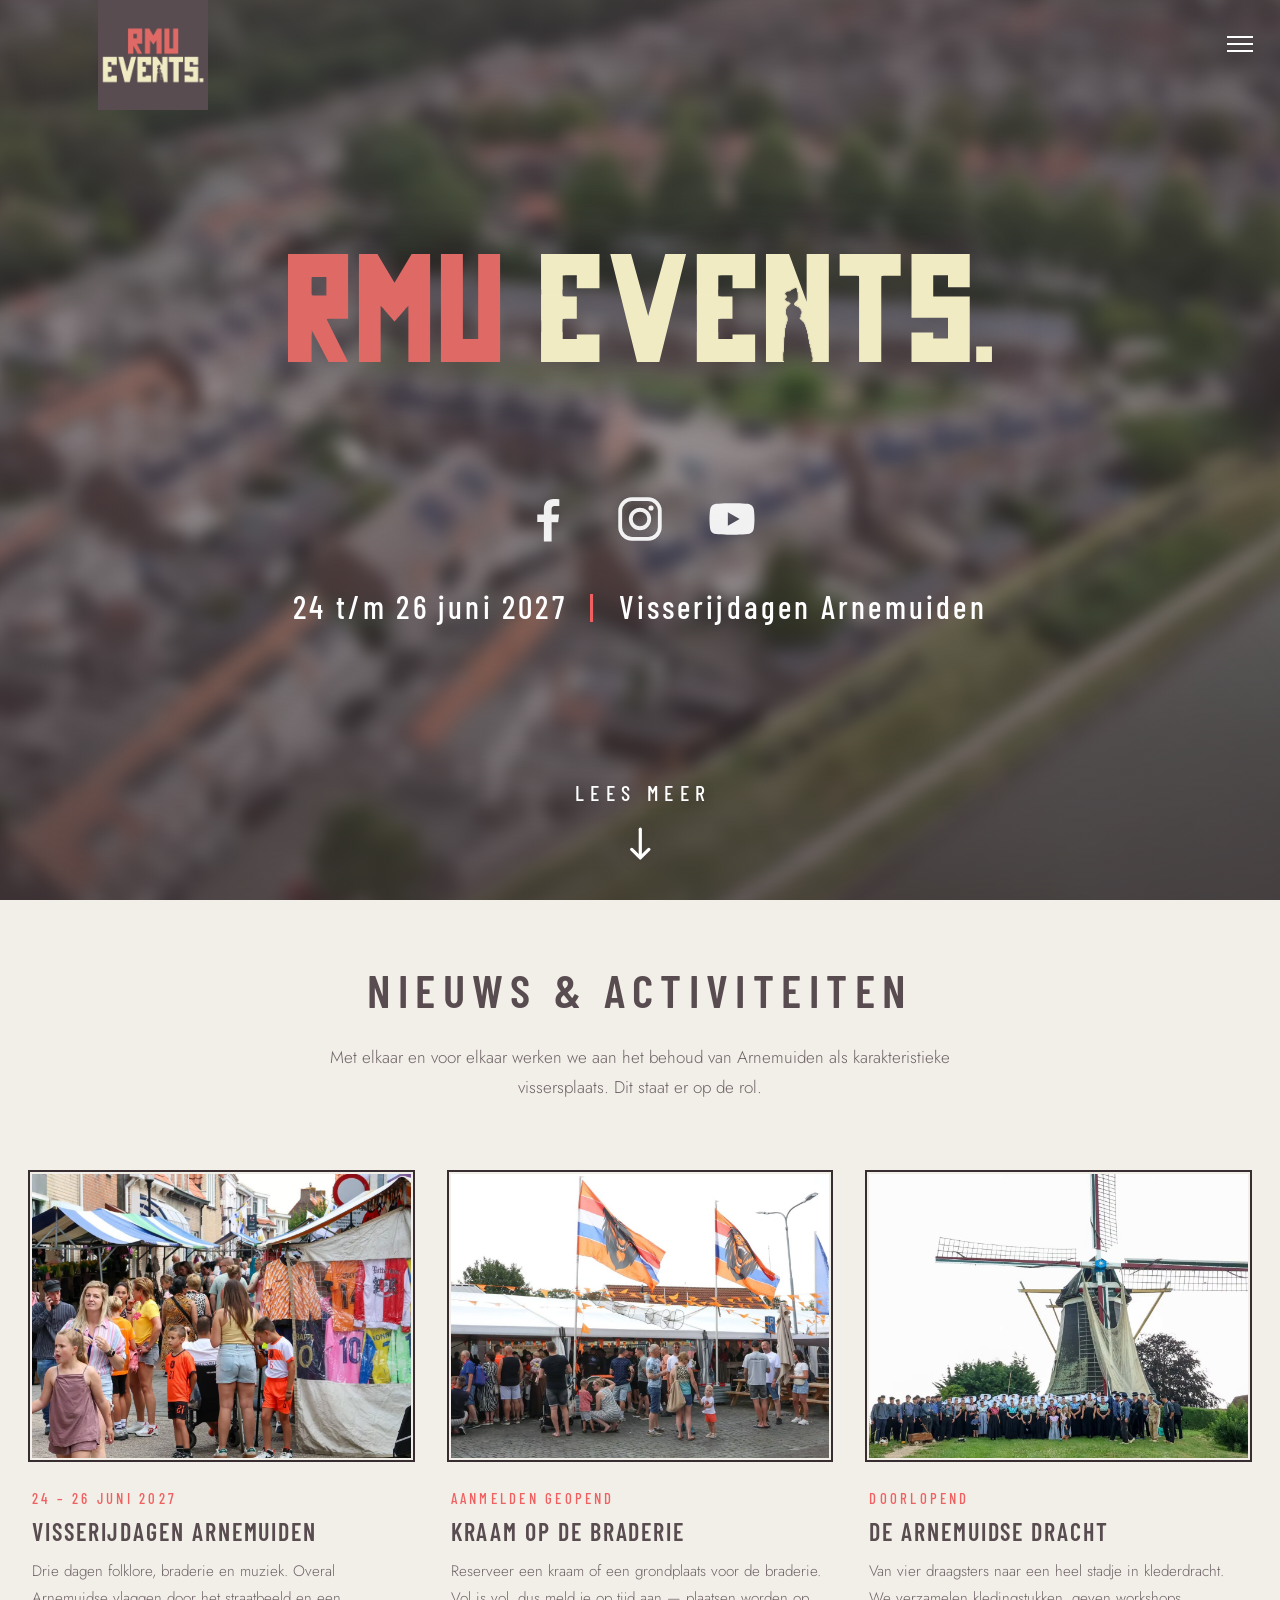
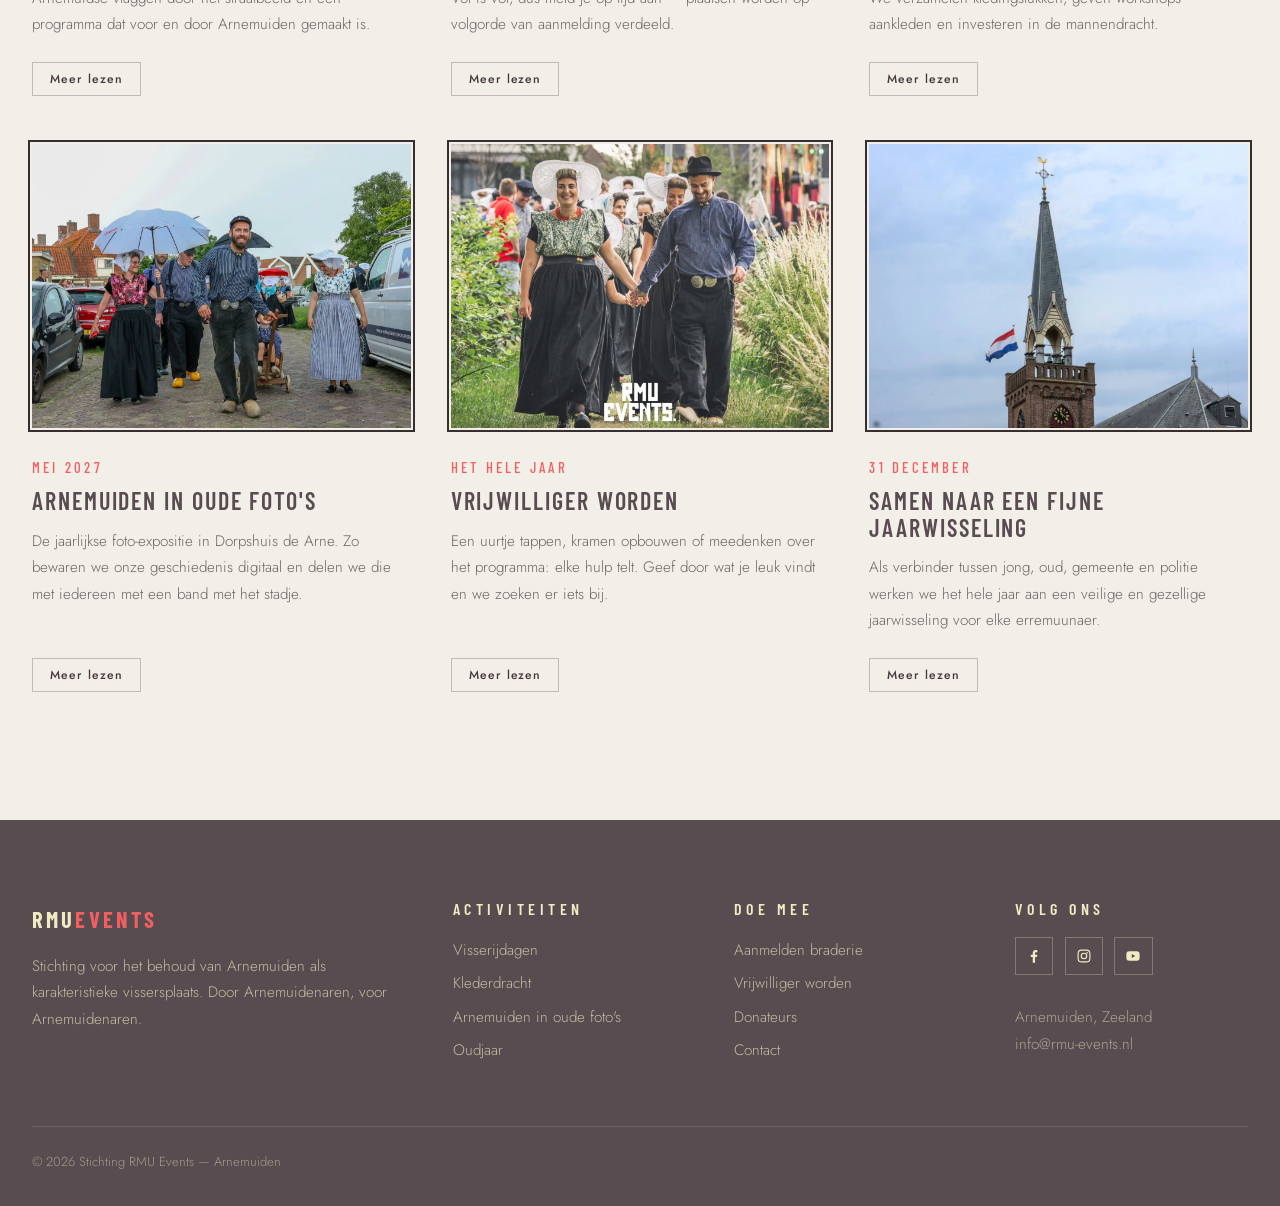
<file: RMUEvents1/index.html>
<!DOCTYPE html>
<html lang="nl">
<head>
  <meta charset="utf-8">
  <meta name="viewport" content="width=device-width, initial-scale=1">
  <title>RMU Events — Arnemuiden</title>
  <meta name="description" content="Stichting RMU Events, Arnemuiden. Voor het behoud van ons stadje als karakteristieke vissersplaats: Visserijdagen, klederdracht, historie en oudjaar.">
  <link rel="icon" href="assets/img/logo-rmu.png">
  <link rel="preconnect" href="https://fonts.googleapis.com">
  <link rel="preconnect" href="https://fonts.gstatic.com" crossorigin>
  <link href="https://fonts.googleapis.com/css2?family=Barlow+Condensed:wght@400;500;600;700&family=Jost:wght@300;400;500;600&family=Yellowtail&display=swap" rel="stylesheet">
  <link rel="stylesheet" href="assets/css/style.css">
</head>
<body>

<a class="skip-link" href="#nieuws">Naar de inhoud</a>

<!-- ============ Menubalk ============ -->
<header id="header">
  <div class="header-inner">

    <a class="logo" href="#top" aria-label="RMU Events — naar boven">
      <img src="assets/img/logo-rmu.png" alt="RMU Events Arnemuiden">
    </a>

    <nav class="nav-main" aria-label="Hoofdmenu">
      <ul>
        <li><a href="#top" class="is-current">Home</a></li>
        <li class="heeft-submenu">
          <button type="button" class="submenu-knop" aria-expanded="false" aria-controls="submenu-activiteiten">
            Activiteiten
            <svg class="chevron" viewBox="0 0 10 6" fill="none" stroke="currentColor" stroke-width="1.6" stroke-linecap="round" stroke-linejoin="round" aria-hidden="true"><path d="M1 1l4 4 4-4"/></svg>
          </button>
          <ul id="submenu-activiteiten" class="submenu">
            <li><a href="visserijdagen.html">Visserijdagen</a></li>
            <li><a href="#nieuws">Klederdracht</a></li>
            <li><a href="#nieuws">Arnemuiden in oude foto&rsquo;s</a></li>
            <li><a href="#nieuws">Oudjaar</a></li>
          </ul>
        </li>
        <li><a href="#contact">Contact</a></li>
      </ul>
    </nav>

    <div class="nav-actions">
      <span class="actions-label">Aanmelden</span>
      <a class="button primary" href="#nieuws">Braderie</a>
      <a class="button primary" href="#nieuws">Vrijwilligers</a>
    </div>

    <button id="menu-toggle" class="menu-toggle" aria-label="Menu openen" aria-expanded="false" aria-controls="menu-paneel">
      <span class="bars" aria-hidden="true"><span></span><span></span><span></span></span>
    </button>

  </div>
</header>

<!-- Uitklapmenu op smalle schermen -->
<div id="menu-overlay" hidden></div>
<aside id="menu-paneel" class="menu-paneel" aria-label="Menu" hidden>
  <button id="menu-sluiten" class="menu-sluiten" aria-label="Menu sluiten">
    <svg viewBox="0 0 24 24" fill="none" stroke="currentColor" stroke-width="1.8" stroke-linecap="round" aria-hidden="true"><path d="M6 6l12 12M18 6L6 18"/></svg>
  </button>

  <nav aria-label="Menu">
    <ul class="menu-links">
      <li><a href="#top">Home</a></li>
      <li class="menu-groep">
        <button type="button" class="menu-groep-knop" aria-expanded="false" aria-controls="menu-activiteiten">
          Activiteiten
          <svg class="chevron" viewBox="0 0 10 6" fill="none" stroke="currentColor" stroke-width="1.6" stroke-linecap="round" stroke-linejoin="round" aria-hidden="true"><path d="M1 1l4 4 4-4"/></svg>
        </button>
        <div class="menu-subwrap">
          <ul id="menu-activiteiten" class="menu-sublinks">
            <li><a href="visserijdagen.html">Visserijdagen</a></li>
            <li><a href="#nieuws">Klederdracht</a></li>
            <li><a href="#nieuws">Arnemuiden in oude foto&rsquo;s</a></li>
            <li><a href="#nieuws">Oudjaar</a></li>
          </ul>
        </div>
      </li>
      <li><a href="#contact">Contact</a></li>
    </ul>
  </nav>

  <div class="menu-aanmelden">
    <h2>Aanmelden</h2>
    <a class="button primary fit" href="#nieuws">Braderie</a>
    <a class="button primary fit" href="#nieuws">Vrijwilligers</a>
  </div>

  <ul class="menu-socials">
    <li><a href="https://www.facebook.com/rmuevents" aria-label="Facebook"><svg viewBox="0 0 24 24" aria-hidden="true"><path d="M13.6 22v-8.6h2.9l.43-3.36H13.6V7.9c0-.97.27-1.63 1.66-1.63h1.78V3.26c-.31-.04-1.36-.13-2.58-.13-2.55 0-4.3 1.56-4.3 4.42v2.47H7.23v3.36h2.93V22z"/></svg></a></li>
    <li><a href="https://www.instagram.com/rmuevents/" aria-label="Instagram"><svg viewBox="0 0 24 24" aria-hidden="true"><rect x="3.2" y="3.2" width="17.6" height="17.6" rx="5.2" fill="none" stroke="currentColor" stroke-width="1.7"/><circle cx="12" cy="12" r="4.1" fill="none" stroke="currentColor" stroke-width="1.7"/><circle cx="16.9" cy="7.1" r="1.15"/></svg></a></li>
    <li><a href="https://www.youtube.com/@StichtingRMUEvents" aria-label="YouTube"><svg viewBox="0 0 24 24" aria-hidden="true"><path fill-rule="evenodd" clip-rule="evenodd" d="M21.58 7.19a2.51 2.51 0 0 0-1.77-1.78C18.25 5 12 5 12 5s-6.25 0-7.81.41c-.86.23-1.54.91-1.77 1.78C2 8.76 2 12 2 12s0 3.24.42 4.81c.23.87.91 1.55 1.77 1.78C5.75 19 12 19 12 19s6.25 0 7.81-.41a2.51 2.51 0 0 0 1.77-1.78C22 15.24 22 12 22 12s0-3.24-.42-4.81zM10.15 15.02V8.98L15.4 12z"/></svg></a></li>
  </ul>
</aside>

<!-- ============ Banner ============ -->
<section id="top" class="hero">
  <div class="hero-media">
    <video class="hero-video" autoplay muted loop playsinline preload="auto" poster="assets/img/banner.jpg">
      <source src="assets/video/banner.webm" type="video/webm">
      <source src="assets/video/banner.mp4" type="video/mp4">
    </video>
  </div>
  <div class="hero-overlay" aria-hidden="true"></div>

  <div class="hero-inner">
    <h1 class="hero-merk">
      <svg class="merk-tekening" viewBox="0 0 650.8 100" role="img" aria-label="RMU Events"><g transform="translate(0.00 0)" fill="#df6965" stroke="#df6965"><clipPath id="mk1" clipPathUnits="userSpaceOnUse"><path clip-rule="evenodd" d="M0.00,0.00 55.56,0.00 55.56,59.83 35.47,59.83 55.56,100.00 37.61,100.00 21.79,70.09 21.79,100.00 0.00,100.00Z M21.79,21.37 21.79,38.46 35.47,38.46 35.47,21.37Z"/></clipPath><g clip-path="url(#mk1)"><path class="veeg" stroke-width="24" d="M10.90,114 V-14"/><path class="veeg" stroke-width="24" d="M10.90,10.7 H45.50 V49.0 H-6"/><path class="veeg" stroke-width="21" d="M21.40,50.90 L51.97,110.50"/></g></g><g transform="translate(65.56 0)" fill="#df6965" stroke="#df6965"><clipPath id="mk2" clipPathUnits="userSpaceOnUse"><path clip-rule="evenodd" d="M0.00,100.00 0.00,0.00 17.09,0.00 32.90,26.50 48.72,0.00 65.81,0.00 65.81,100.00 45.72,100.00 45.72,47.86 32.90,62.39 20.09,47.86 20.09,100.00Z"/></clipPath><g clip-path="url(#mk2)"><path class="veeg" stroke-width="24" d="M10.05,114 V-14 L32.90,44 L55.77,-14 V114"/></g></g><g transform="translate(141.37 0)" fill="#df6965" stroke="#df6965"><clipPath id="mk3" clipPathUnits="userSpaceOnUse"><path clip-rule="evenodd" d="M54.70,100.00 0.00,100.00 0.00,0.00 20.30,0.00 20.30,78.63 34.40,78.63 34.40,0.00 54.70,0.00Z"/></clipPath><g clip-path="url(#mk3)"><path class="veeg" stroke-width="24" d="M10.15,-14 V89.3 H44.55 V-14"/></g></g><g transform="translate(234.07 0)" fill="#f1ebc4" stroke="#f1ebc4"><clipPath id="mk4" clipPathUnits="userSpaceOnUse"><path clip-rule="evenodd" d="M0.00,0.00 53.85,0.00 53.85,31.62 32.91,31.62 32.91,19.66 19.66,19.66 19.66,39.32 32.91,39.32 32.91,59.83 19.66,59.83 19.66,78.63 32.91,78.63 32.91,74.36 53.85,74.36 53.85,100.00 0.00,100.00Z"/></clipPath><g clip-path="url(#mk4)"><path class="veeg" stroke-width="24" d="M9.83,-14 V114"/><path class="veeg" stroke-width="34" d="M-12,15.81 H64"/><path class="veeg" stroke-width="24" d="M-12,49.58 H46"/><path class="veeg" stroke-width="30" d="M-12,87.18 H64"/></g></g><g transform="translate(297.91 0)" fill="#f1ebc4" stroke="#f1ebc4"><clipPath id="mk5" clipPathUnits="userSpaceOnUse"><path clip-rule="evenodd" d="M45.30,100.00 24.79,100.00 0.00,0.00 19.24,0.00 35.05,57.26 50.85,0.00 70.09,0.00Z"/></clipPath><g clip-path="url(#mk5)"><path class="veeg" stroke-width="24" d="M5.65,-16 L35.05,104 L64.45,-16"/></g></g><g transform="translate(378.00 0)" fill="#f1ebc4" stroke="#f1ebc4"><clipPath id="mk6" clipPathUnits="userSpaceOnUse"><path clip-rule="evenodd" d="M0.00,0.00 53.85,0.00 53.85,31.62 32.91,31.62 32.91,19.66 19.66,19.66 19.66,39.32 32.91,39.32 32.91,59.83 19.66,59.83 19.66,78.63 32.91,78.63 32.91,74.36 53.85,74.36 53.85,100.00 0.00,100.00Z"/></clipPath><g clip-path="url(#mk6)"><path class="veeg" stroke-width="24" d="M9.83,-14 V114"/><path class="veeg" stroke-width="34" d="M-12,15.81 H64"/><path class="veeg" stroke-width="24" d="M-12,49.58 H46"/><path class="veeg" stroke-width="30" d="M-12,87.18 H64"/></g></g><g transform="translate(441.85 0)" fill="#f1ebc4" stroke="#f1ebc4"><clipPath id="mk7" clipPathUnits="userSpaceOnUse"><path clip-rule="evenodd" d="M0.00,0.00 21.37,0.00 37.61,44.19 37.61,0.00 58.12,0.00 58.12,100.00 36.75,100.00 20.51,55.81 20.51,100.00 0.00,100.00Z"/></clipPath><mask id="bm7" maskUnits="userSpaceOnUse" x="-4" y="-4" width="66.12" height="108"><rect x="-4" y="-4" width="66.12" height="108" fill="#fff"/><path class="boerin" fill="#000" fill-rule="evenodd" d="M42.27,103.27 40.95,103.61 36.98,104.07 31.25,104.27 24.64,104.21 22.00,104.07 18.03,103.61 16.71,103.27 15.83,102.87 15.38,102.40 15.52,100.40 15.67,100.07 16.11,99.92 16.24,99.63 16.16,99.28 15.67,99.01 15.52,98.34 15.40,93.40 15.58,91.00 15.96,90.38 16.11,89.32 16.32,79.06 16.52,77.14 16.81,76.79 17.01,75.59 17.23,69.18 17.37,68.51 17.75,68.22 17.87,67.84 18.08,65.28 18.67,64.72 18.88,62.79 19.00,62.51 19.46,62.19 19.64,60.99 19.52,58.52 19.38,58.19 18.94,57.96 18.72,56.68 18.23,56.32 18.08,55.85 17.95,53.79 18.03,51.36 18.23,50.52 18.72,50.16 18.94,48.88 19.52,48.64 19.74,48.00 20.38,47.78 20.59,47.14 21.23,46.93 21.45,46.29 22.09,46.07 22.22,45.78 22.14,45.43 21.50,45.22 21.13,44.58 18.92,44.24 18.67,43.67 18.03,43.46 17.82,42.82 17.23,42.57 17.09,41.99 17.17,41.29 17.37,41.05 17.87,40.89 18.08,40.25 18.67,40.01 18.80,39.21 18.60,38.54 18.08,38.38 17.87,37.74 17.23,37.45 17.11,36.46 17.29,35.98 17.82,35.82 18.03,35.18 18.67,34.96 18.96,34.39 22.06,33.99 22.36,33.41 23.00,33.20 23.24,32.61 24.52,32.40 24.95,31.76 26.23,31.54 26.58,30.97 26.90,30.81 28.04,30.90 28.29,31.49 28.78,31.68 28.93,31.94 29.14,34.51 29.34,34.99 29.63,35.16 29.78,35.76 29.90,40.21 29.63,42.61 29.14,42.87 28.93,43.51 28.29,43.72 28.07,44.36 27.43,44.58 27.22,45.22 26.63,45.46 26.54,46.61 26.70,46.93 27.27,47.14 27.51,47.73 28.79,47.94 29.22,48.58 30.61,48.85 30.85,49.44 31.49,49.65 31.70,50.29 32.20,50.45 32.40,50.69 32.56,51.87 33.05,52.19 33.25,52.67 33.29,54.75 33.13,55.40 32.76,55.61 32.56,56.09 32.35,58.65 32.20,58.92 31.70,59.11 31.64,59.55 31.82,59.79 32.40,59.96 32.61,60.60 33.25,60.82 33.47,61.46 34.11,61.67 34.32,62.31 34.96,62.53 35.18,63.17 35.76,63.41 35.98,64.69 36.47,65.00 36.67,65.36 36.89,67.28 37.33,67.56 37.53,67.92 37.74,69.85 38.33,70.41 38.54,72.97 38.74,73.45 39.04,73.58 39.24,74.31 39.45,78.15 39.60,78.55 39.97,78.83 40.09,79.30 40.30,82.51 40.89,83.23 41.11,85.79 41.23,86.16 41.60,86.39 41.75,86.73 41.96,89.93 42.08,90.40 42.45,90.67 42.60,91.00 42.82,94.20 43.02,94.81 43.39,95.07 43.55,95.87 43.46,98.74 43.31,99.08 42.82,99.28 42.74,99.63 42.87,99.92 43.31,100.07 43.46,100.40 43.59,102.40 43.15,102.87Z"/></mask><g clip-path="url(#mk7)" mask="url(#bm7)"><path class="veeg" stroke-width="24" d="M10.25,114 V-14 L47.60,112 V-14"/></g></g><g transform="translate(509.97 0)" fill="#f1ebc4" stroke="#f1ebc4"><clipPath id="mk8" clipPathUnits="userSpaceOnUse"><path clip-rule="evenodd" d="M38.46,100.00 17.95,100.00 17.95,20.09 0.00,20.09 0.00,0.00 56.41,0.00 56.41,20.09 38.46,20.09Z"/></clipPath><g clip-path="url(#mk8)"><path class="veeg" stroke-width="24" d="M-14,10 H70"/><path class="veeg" stroke-width="24" d="M28.20,-4 V114"/></g></g><g transform="translate(576.38 0)" fill="#f1ebc4" stroke="#f1ebc4"><clipPath id="mk9" clipPathUnits="userSpaceOnUse"><path clip-rule="evenodd" d="M0.00,0.00 53.85,0.00 53.85,30.77 33.76,30.77 33.76,19.66 20.09,19.66 20.09,39.32 53.85,39.32 53.85,100.00 0.00,100.00 0.00,72.65 20.09,72.65 20.09,78.21 33.76,78.21 33.76,58.97 0.00,58.97Z"/></clipPath><g clip-path="url(#mk9)"><path class="veeg" stroke-width="29" d="M45,36 V9.8 H10 V49.1 H43.80 V86.50 H-14"/></g></g><g transform="translate(636.22 0)" fill="#f1ebc4" stroke="#f1ebc4"><clipPath id="mk10" clipPathUnits="userSpaceOnUse"><path clip-rule="evenodd" d="M0.00,85.47 14.53,85.47 14.53,100.00 0.00,100.00Z"/></clipPath><g clip-path="url(#mk10)"><path class="veeg" stroke-width="16" d="M-5,92.73 H20"/></g></g></svg>
    </h1>

    <div class="hero-onder">
    <ul class="hero-socials">
      <li><a href="https://www.facebook.com/rmuevents" aria-label="Facebook"><svg viewBox="0 0 24 24" aria-hidden="true"><path d="M13.6 22v-8.6h2.9l.43-3.36H13.6V7.9c0-.97.27-1.63 1.66-1.63h1.78V3.26c-.31-.04-1.36-.13-2.58-.13-2.55 0-4.3 1.56-4.3 4.42v2.47H7.23v3.36h2.93V22z"/></svg></a></li>
      <li><a href="https://www.instagram.com/rmuevents/" aria-label="Instagram"><svg viewBox="0 0 24 24" aria-hidden="true"><rect x="3.2" y="3.2" width="17.6" height="17.6" rx="5.2" fill="none" stroke="currentColor" stroke-width="1.7"/><circle cx="12" cy="12" r="4.1" fill="none" stroke="currentColor" stroke-width="1.7"/><circle cx="16.9" cy="7.1" r="1.15"/></svg></a></li>
      <li><a href="https://www.youtube.com/@StichtingRMUEvents" aria-label="YouTube"><svg viewBox="0 0 24 24" aria-hidden="true"><path fill-rule="evenodd" clip-rule="evenodd" d="M21.58 7.19a2.51 2.51 0 0 0-1.77-1.78C18.25 5 12 5 12 5s-6.25 0-7.81.41c-.86.23-1.54.91-1.77 1.78C2 8.76 2 12 2 12s0 3.24.42 4.81c.23.87.91 1.55 1.77 1.78C5.75 19 12 19 12 19s6.25 0 7.81-.41a2.51 2.51 0 0 0 1.77-1.78C22 15.24 22 12 22 12s0-3.24-.42-4.81zM10.15 15.02V8.98L15.4 12z"/></svg></a></li>
    </ul>

    <p class="hero-meta">24 t/m 26 juni 2027 <span>|</span> Visserijdagen Arnemuiden</p>
    </div>
  </div>

  <a class="hero-pijl" href="#nieuws" aria-label="Lees meer over onze activiteiten">
    <span class="hero-pijl-label">Lees meer</span>
    <svg viewBox="0 0 24 36" fill="none" stroke="currentColor" stroke-width="3" stroke-linecap="round" stroke-linejoin="round" aria-hidden="true"><path d="M12 3v26"/><path d="M4 22l8 8 8-8"/></svg>
  </a>
</section>

<!-- ============ Nieuws ============ -->
<main>
<!-- Sierrand met het Arnemuidse slangenpatroon; puur decoratief, en alleen
     zichtbaar als er naast de inhoud ruimte voor is. -->
<div class="randpatroon randpatroon--links" aria-hidden="true"></div>
<div class="randpatroon randpatroon--rechts" aria-hidden="true"></div>

<section id="nieuws" class="nieuws">
  <div class="container">

    <header class="sectie-kop">
      <h2>Nieuws &amp; activiteiten</h2>
      <p class="sectie-intro">Met elkaar en voor elkaar werken we aan het behoud van Arnemuiden als
        karakteristieke vissersplaats. Dit staat er op de rol.</p>
    </header>

    <div class="nieuws-raster">

      <article class="nieuws-item">
        <a class="nieuws-beeld" href="visserijdagen.html"><img src="assets/img/braderie.jpg" alt="Drukte op de braderie: kramen en bezoekers in de straten van Arnemuiden"></a>
        <div class="nieuws-inhoud">
          <p class="meta">24 – 26 juni 2027</p>
          <h3><a href="visserijdagen.html">Visserijdagen Arnemuiden</a></h3>
          <p>Drie dagen folklore, braderie en muziek. Overal Arnemuidse vlaggen door het straatbeeld
            en een programma dat voor en door Arnemuiden gemaakt is.</p>
          <a class="button small" href="visserijdagen.html">Meer lezen</a>
        </div>
      </article>

      <article class="nieuws-item">
        <a class="nieuws-beeld" href="#nieuws"><img src="assets/img/feesttent.jpg" alt="Feesttent met oranje vlaggenlijnen tijdens de Visserijdagen" loading="lazy"></a>
        <div class="nieuws-inhoud">
          <p class="meta">Aanmelden geopend</p>
          <h3><a href="#nieuws">Kraam op de braderie</a></h3>
          <p>Reserveer een kraam of een grondplaats voor de braderie. Vol is vol, dus meld je op tijd
            aan — plaatsen worden op volgorde van aanmelding verdeeld.</p>
          <a class="button small" href="#nieuws">Meer lezen</a>
        </div>
      </article>

      <article class="nieuws-item">
        <a class="nieuws-beeld" href="#nieuws"><img src="assets/img/klederdracht.jpg" alt="Groepsfoto van tientallen Arnemuidenaren in klederdracht voor de molen" loading="lazy"></a>
        <div class="nieuws-inhoud">
          <p class="meta">Doorlopend</p>
          <h3><a href="#nieuws">De Arnemuidse dracht</a></h3>
          <p>Van vier draagsters naar een heel stadje in klederdracht. We verzamelen kledingstukken,
            geven workshops aankleden en investeren in de mannendracht.</p>
          <a class="button small" href="#nieuws">Meer lezen</a>
        </div>
      </article>

      <article class="nieuws-item">
        <a class="nieuws-beeld" href="#nieuws"><img src="assets/img/oude-fotos.jpg" alt="Stoet in klederdracht met parasols door de straten van Arnemuiden" loading="lazy"></a>
        <div class="nieuws-inhoud">
          <p class="meta">Mei 2027</p>
          <h3><a href="#nieuws">Arnemuiden in oude foto's</a></h3>
          <p>De jaarlijkse foto-expositie in Dorpshuis de Arne. Zo bewaren we onze geschiedenis
            digitaal en delen we die met iedereen met een band met het stadje.</p>
          <a class="button small" href="#nieuws">Meer lezen</a>
        </div>
      </article>

      <article class="nieuws-item">
        <a class="nieuws-beeld" href="#nieuws"><img src="assets/img/vrijwilligers.jpg" alt="Arnemuidenaren in klederdracht lopen hand in hand over het festivalterrein" loading="lazy"></a>
        <div class="nieuws-inhoud">
          <p class="meta">Het hele jaar</p>
          <h3><a href="#nieuws">Vrijwilliger worden</a></h3>
          <p>Een uurtje tappen, kramen opbouwen of meedenken over het programma: elke hulp telt.
            Geef door wat je leuk vindt en we zoeken er iets bij.</p>
          <a class="button small" href="#nieuws">Meer lezen</a>
        </div>
      </article>

      <article class="nieuws-item">
        <a class="nieuws-beeld" href="#nieuws"><img src="assets/img/oudjaar.jpg" alt="De toren van de kerk in Arnemuiden met de Nederlandse vlag" loading="lazy"></a>
        <div class="nieuws-inhoud">
          <p class="meta">31 december</p>
          <h3><a href="#nieuws">Samen naar een fijne jaarwisseling</a></h3>
          <p>Als verbinder tussen jong, oud, gemeente en politie werken we het hele jaar aan een
            veilige en gezellige jaarwisseling voor elke erremuunaer.</p>
          <a class="button small" href="#nieuws">Meer lezen</a>
        </div>
      </article>

    </div>
  </div>
</section>
</main>

<!-- ============ Voettekst ============ -->
<footer id="contact" class="voettekst">
  <div class="container voet-raster">
    <div class="voet-merk">
      <p class="wordmark">RMU<span>Events</span></p>
      <p>Stichting voor het behoud van Arnemuiden als karakteristieke vissersplaats.
        Door Arnemuidenaren, voor Arnemuidenaren.</p>
    </div>

    <div class="voet-kolom">
      <h2>Activiteiten</h2>
      <ul>
        <li><a href="visserijdagen.html">Visserijdagen</a></li>
        <li><a href="#nieuws">Klederdracht</a></li>
        <li><a href="#nieuws">Arnemuiden in oude foto's</a></li>
        <li><a href="#nieuws">Oudjaar</a></li>
      </ul>
    </div>

    <div class="voet-kolom">
      <h2>Doe mee</h2>
      <ul>
        <li><a href="#nieuws">Aanmelden braderie</a></li>
        <li><a href="#nieuws">Vrijwilliger worden</a></li>
        <li><a href="#nieuws">Donateurs</a></li>
        <li><a href="#contact">Contact</a></li>
      </ul>
    </div>

    <div class="voet-kolom">
      <h2>Volg ons</h2>
      <ul class="voet-socials">
        <li><a href="https://www.facebook.com/rmuevents" aria-label="Facebook"><svg viewBox="0 0 24 24" aria-hidden="true"><path d="M13.6 22v-8.6h2.9l.43-3.36H13.6V7.9c0-.97.27-1.63 1.66-1.63h1.78V3.26c-.31-.04-1.36-.13-2.58-.13-2.55 0-4.3 1.56-4.3 4.42v2.47H7.23v3.36h2.93V22z"/></svg></a></li>
        <li><a href="https://www.instagram.com/rmuevents/" aria-label="Instagram"><svg viewBox="0 0 24 24" aria-hidden="true"><rect x="3.2" y="3.2" width="17.6" height="17.6" rx="5.2" fill="none" stroke="currentColor" stroke-width="1.7"/><circle cx="12" cy="12" r="4.1" fill="none" stroke="currentColor" stroke-width="1.7"/><circle cx="16.9" cy="7.1" r="1.15"/></svg></a></li>
        <li><a href="https://www.youtube.com/@StichtingRMUEvents" aria-label="YouTube"><svg viewBox="0 0 24 24" aria-hidden="true"><path fill-rule="evenodd" clip-rule="evenodd" d="M21.58 7.19a2.51 2.51 0 0 0-1.77-1.78C18.25 5 12 5 12 5s-6.25 0-7.81.41c-.86.23-1.54.91-1.77 1.78C2 8.76 2 12 2 12s0 3.24.42 4.81c.23.87.91 1.55 1.77 1.78C5.75 19 12 19 12 19s6.25 0 7.81-.41a2.51 2.51 0 0 0 1.77-1.78C22 15.24 22 12 22 12s0-3.24-.42-4.81zM10.15 15.02V8.98L15.4 12z"/></svg></a></li>
      </ul>
      <p class="voet-adres">Arnemuiden, Zeeland<br>info@rmu-events.nl</p>
    </div>
  </div>

  <div class="container voet-onder">
    <p>&copy; <span id="jaar">2026</span> Stichting RMU Events — Arnemuiden</p>
  </div>
</footer>

<script src="assets/js/site.js"></script>
</body>
</html>
</file>
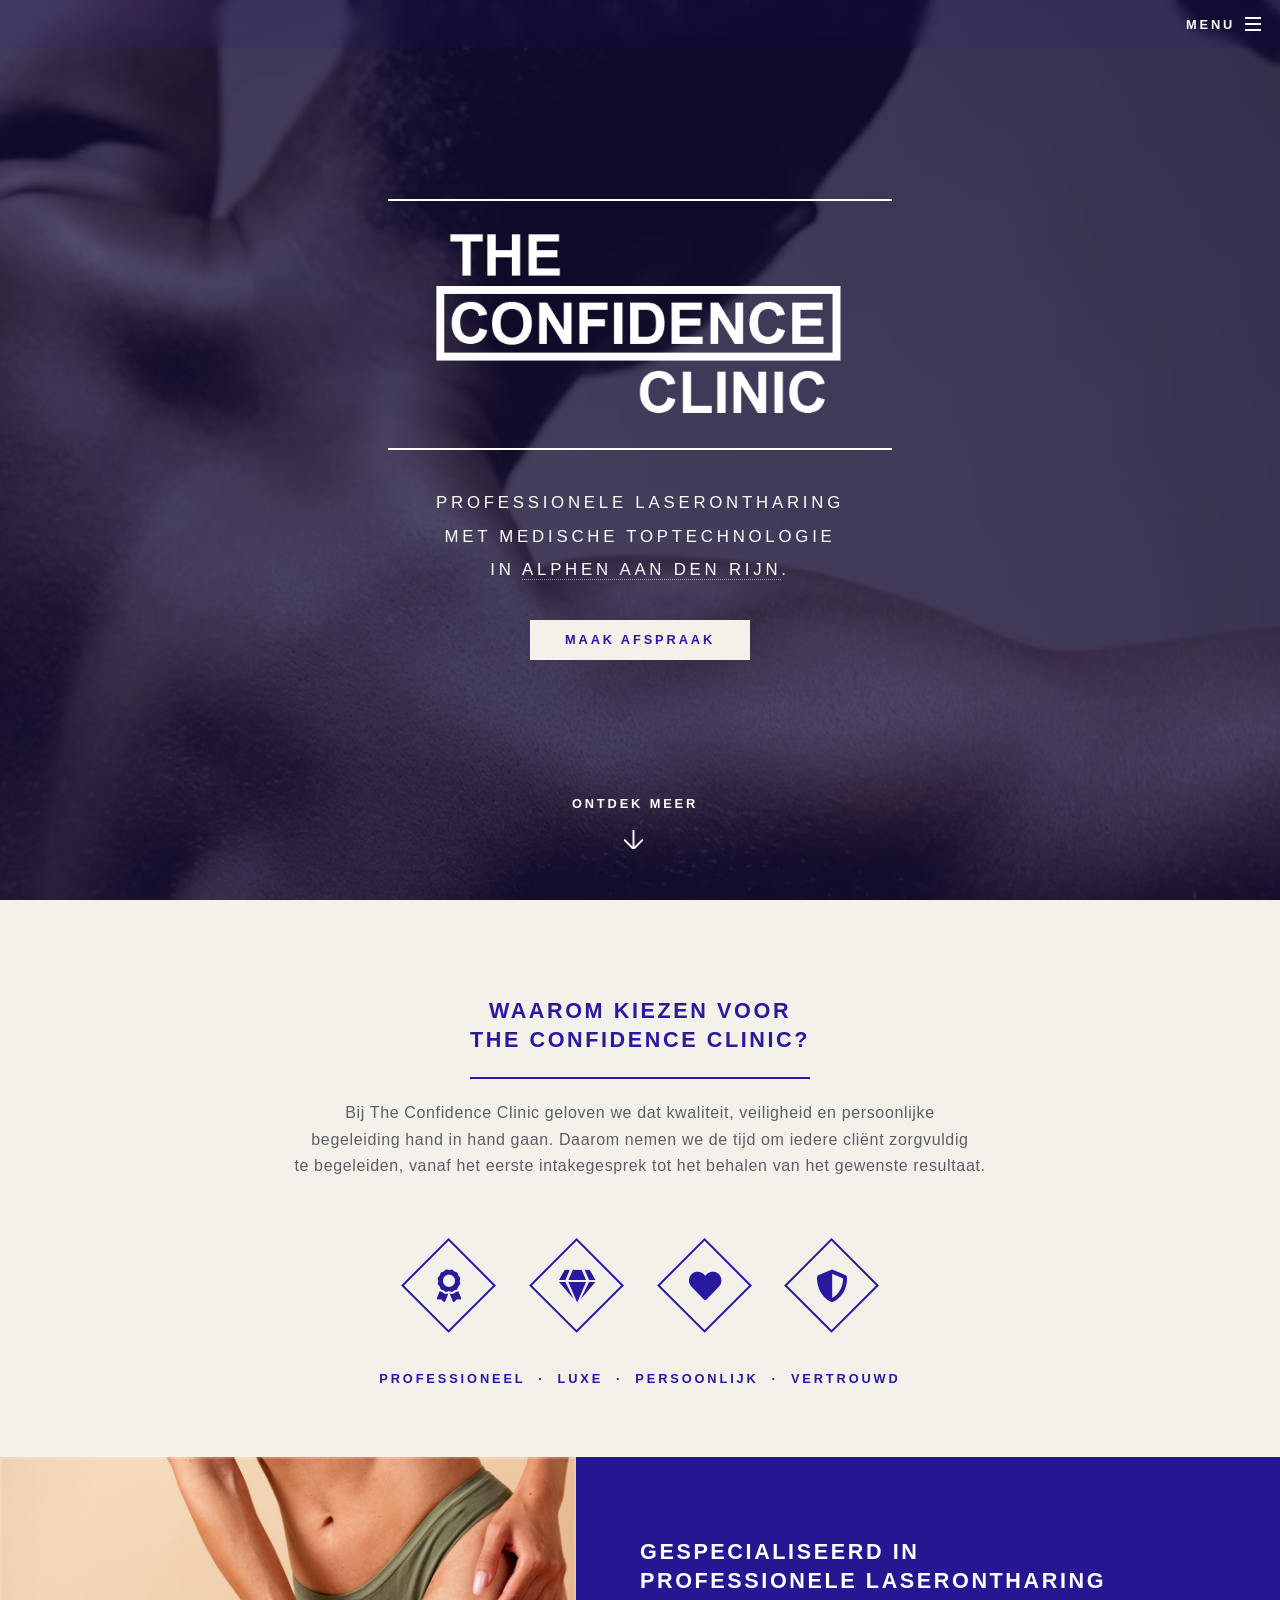
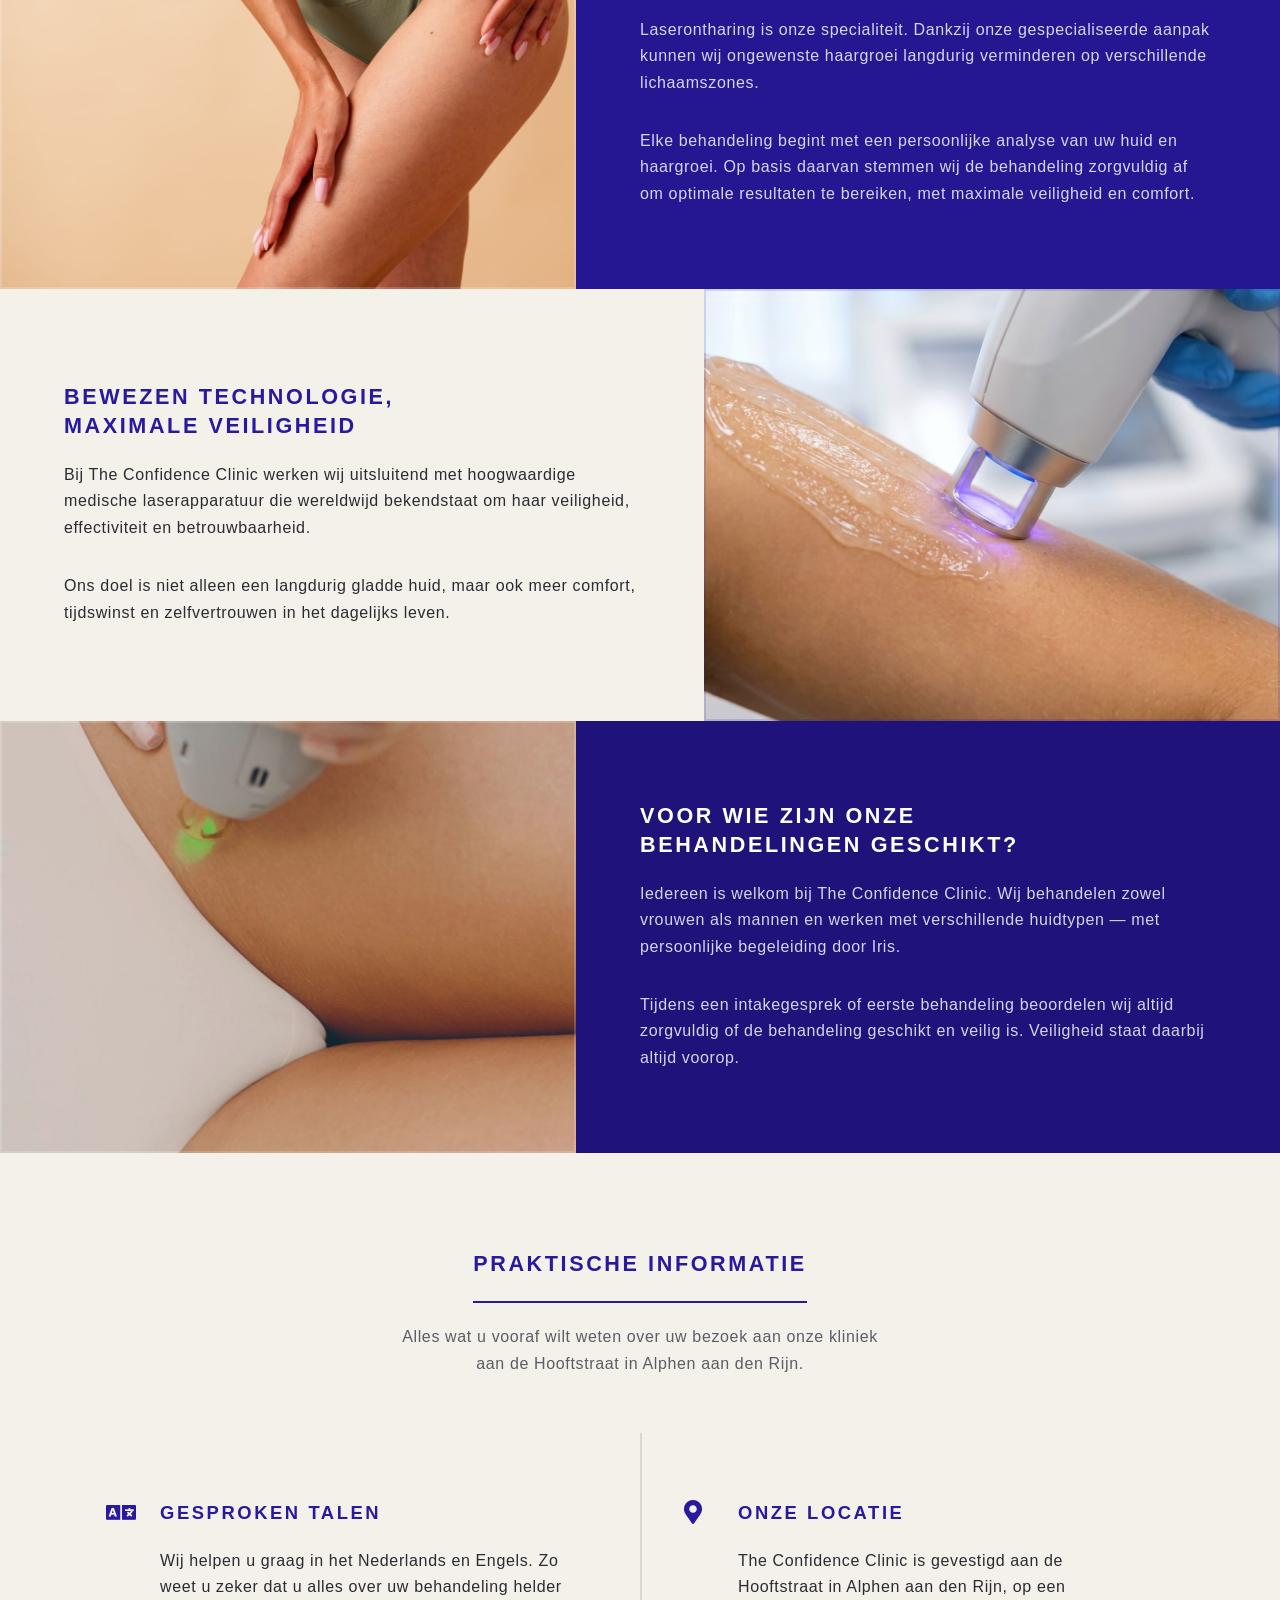
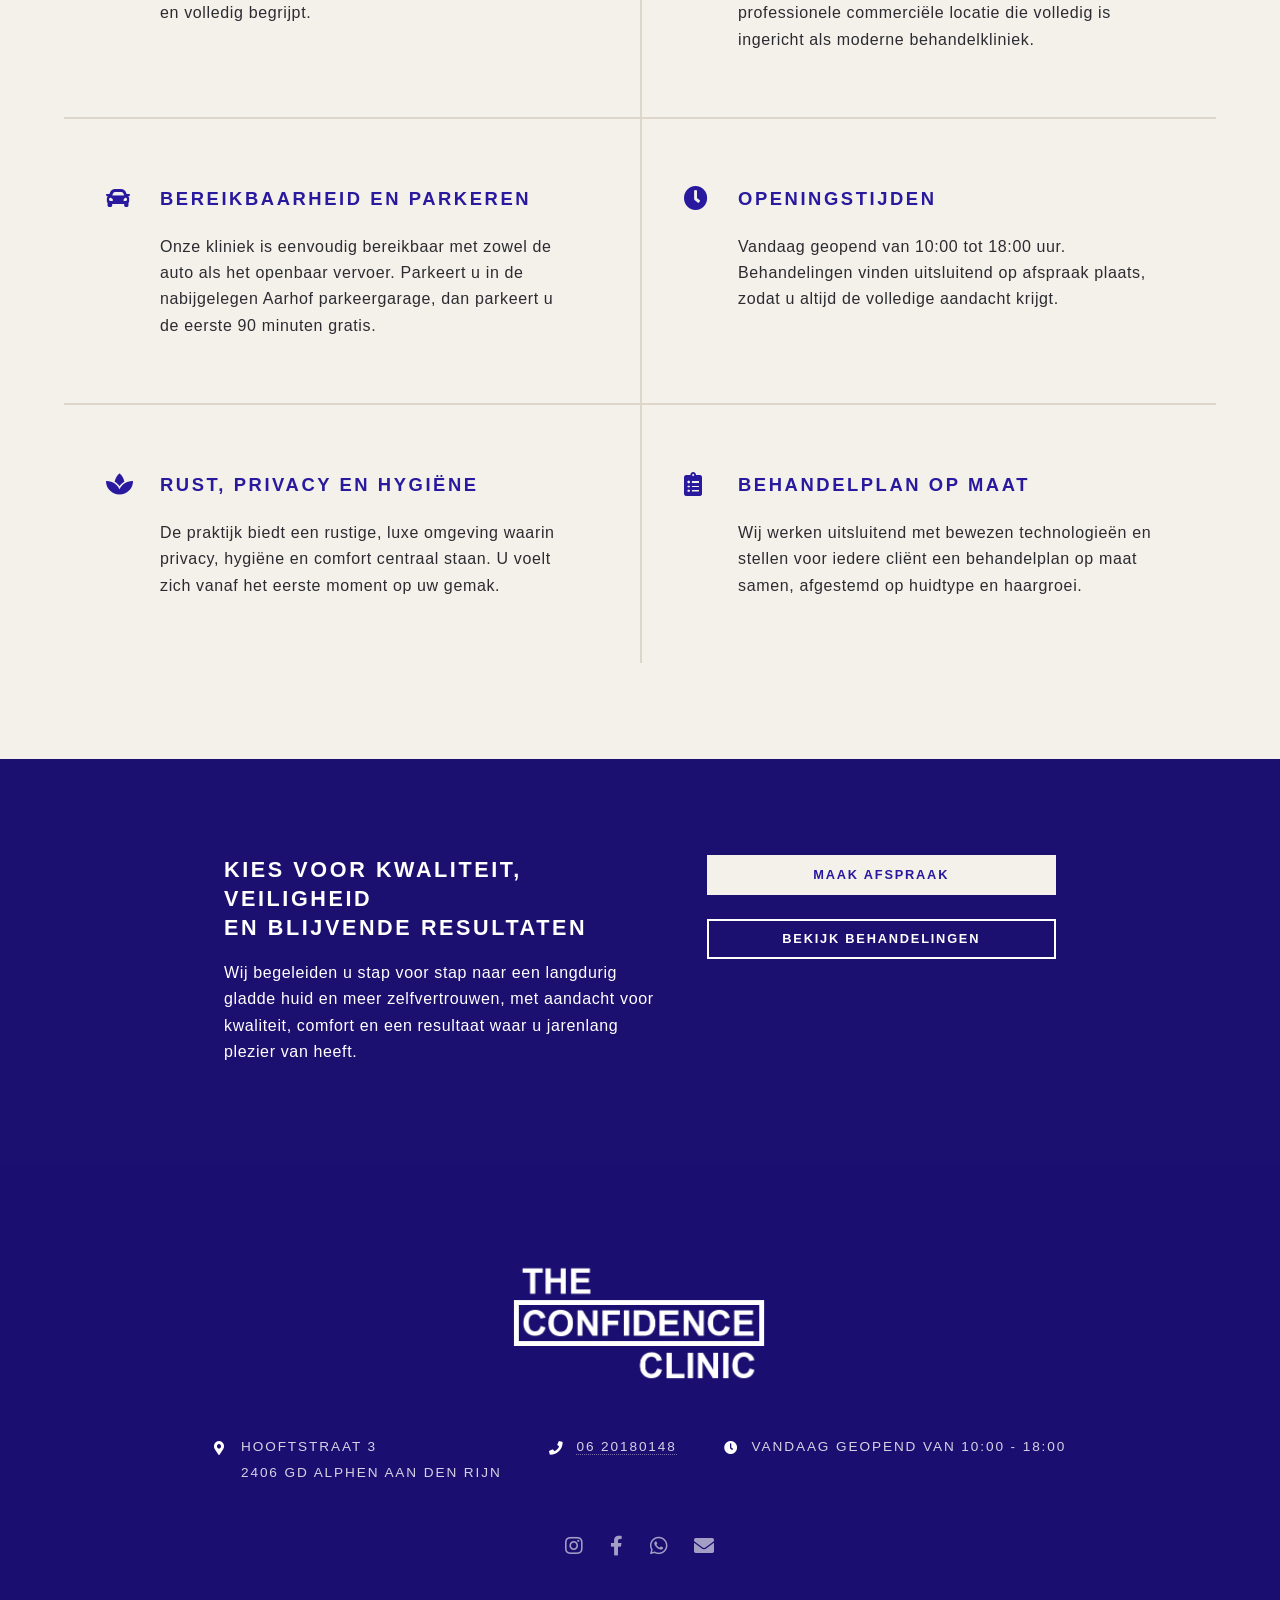
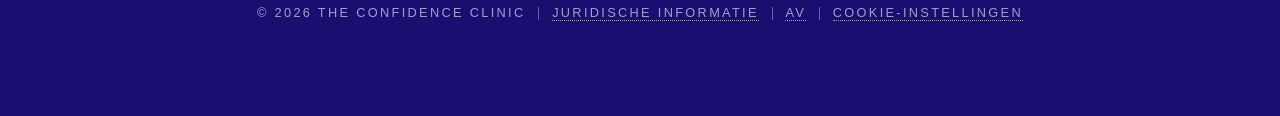
<file: the-confidence-clinic1/index.html>
<!DOCTYPE HTML>
<!--
	The Confidence Clinic — proposal
	Layout & mechanics: Spectral by HTML5 UP (html5up.net | @ajlkn), CCA 3.0
	Restyled in the The Confidence Clinic brand style.
-->
<html lang="nl">
	<head>
		<title>The Confidence Clinic — Professionele laserontharing in Alphen aan den Rijn</title>
		<meta charset="utf-8" />
		<meta name="viewport" content="width=device-width, initial-scale=1, user-scalable=no" />
		<meta name="description" content="Professionele laserontharing met medische toptechnologie in Alphen aan den Rijn. Veilige, effectieve behandelingen afgestemd op uw huid en wensen." />
		<link rel="icon" href="images/logo.png" />
		<link rel="stylesheet" href="assets/css/main.css" />
		<link rel="stylesheet" href="assets/css/confidence.css" />
		<noscript><link rel="stylesheet" href="assets/css/noscript.css" /></noscript>
	</head>
	<body class="landing is-preload">

		<!-- Achtergrondvideo (vervangt de banner-afbeelding van Spectral) -->
			<div id="bg-video" aria-hidden="true">
				<video autoplay muted loop playsinline poster="images/pic-treatment.jpg">
					<source src="images/video.webm" type="video/webm" />
					<source src="images/video.mp4" type="video/mp4" />
				</video>
				<div class="scrim"></div>
			</div>

		<!-- Page Wrapper -->
			<div id="page-wrapper">

				<!-- Header -->
					<header id="header" class="alt">
						<h1><a href="#banner"><img src="images/logo.png" alt="The Confidence Clinic" /></a></h1>
						<nav id="nav">
							<ul>
								<li class="special">
									<a href="#menu" class="menuToggle"><span>Menu</span></a>
									<div id="menu">
										<ul>
											<li><a href="#banner">Home</a></li>
											<li><a href="#one">Behandelingen</a></li>
											<li><a href="#two">Onze technologie</a></li>
											<li><a href="#two">Iris</a></li>
											<li><a href="#three">Praktische informatie</a></li>
											<li><a href="#footer">Contact</a></li>
											<li><a href="#cta">Maak afspraak</a></li>
											<li><a href="#cta">Reviews</a></li>
										</ul>
									</div>
								</li>
							</ul>
						</nav>
					</header>

				<!-- Banner -->
					<section id="banner">
						<div class="inner">
							<h2>
								<img src="images/logo-white.png" alt="The Confidence Clinic" />
								<span class="label">The Confidence Clinic</span>
							</h2>
							<p>Professionele laserontharing<br />
							met medische toptechnologie<br />
							in <a href="#three">Alphen aan den Rijn</a>.</p>
							<ul class="actions special">
								<li><a href="#cta" class="button primary scrolly">Maak afspraak</a></li>
							</ul>
						</div>
						<a href="#one" class="more scrolly">Ontdek meer</a>
					</section>

				<!-- One -->
					<section id="one" class="wrapper style1 special">
						<div class="inner">
							<header class="major">
								<h2>Waarom kiezen voor<br />
								The Confidence Clinic?</h2>
								<p>Bij The Confidence Clinic geloven we dat kwaliteit, veiligheid en persoonlijke<br />
								begeleiding hand in hand gaan. Daarom nemen we de tijd om iedere cliënt zorgvuldig<br />
								te begeleiden, vanaf het eerste intakegesprek tot het behalen van het gewenste resultaat.</p>
							</header>
							<ul class="icons major">
								<li><span class="icon solid fa-award major style1"><span class="label">Professioneel</span></span></li>
								<li><span class="icon solid fa-gem major style2"><span class="label">Luxe</span></span></li>
								<li><span class="icon solid fa-heart major style3"><span class="label">Persoonlijk</span></span></li>
								<li><span class="icon solid fa-shield-alt major style4"><span class="label">Vertrouwd</span></span></li>
							</ul>
							<p class="kernwaarden">Professioneel &nbsp;·&nbsp; Luxe &nbsp;·&nbsp; Persoonlijk &nbsp;·&nbsp; Vertrouwd</p>
						</div>
					</section>

				<!-- Two -->
					<section id="two" class="wrapper alt style2">
						<section class="spotlight">
							<div class="image"><img src="images/pic-laser.jpg" alt="Laserontharing bij The Confidence Clinic" /></div><div class="content">
								<h2>Gespecialiseerd in<br />
								professionele laserontharing</h2>
								<p>Laserontharing is onze specialiteit. Dankzij onze gespecialiseerde aanpak kunnen wij ongewenste haargroei langdurig verminderen op verschillende lichaamszones.</p>
								<p>Elke behandeling begint met een persoonlijke analyse van uw huid en haargroei. Op basis daarvan stemmen wij de behandeling zorgvuldig af om optimale resultaten te bereiken, met maximale veiligheid en comfort.</p>
							</div>
						</section>
						<section class="spotlight">
							<div class="image"><img src="images/pic-clinic.jpg" alt="Medische laserapparatuur in gebruik" /></div><div class="content">
								<h2>Bewezen technologie,<br />
								maximale veiligheid</h2>
								<p>Bij The Confidence Clinic werken wij uitsluitend met hoogwaardige medische laserapparatuur die wereldwijd bekendstaat om haar veiligheid, effectiviteit en betrouwbaarheid.</p>
								<p>Ons doel is niet alleen een langdurig gladde huid, maar ook meer comfort, tijdswinst en zelfvertrouwen in het dagelijks leven.</p>
							</div>
						</section>
						<section class="spotlight">
							<div class="image"><img src="images/pic-iris.jpg" alt="Iris van The Confidence Clinic" /></div><div class="content">
								<h2>Voor wie zijn onze<br />
								behandelingen geschikt?</h2>
								<p>Iedereen is welkom bij The Confidence Clinic. Wij behandelen zowel vrouwen als mannen en werken met verschillende huidtypen — met persoonlijke begeleiding door Iris.</p>
								<p>Tijdens een intakegesprek of eerste behandeling beoordelen wij altijd zorgvuldig of de behandeling geschikt en veilig is. Veiligheid staat daarbij altijd voorop.</p>
							</div>
						</section>
					</section>

				<!-- Three -->
					<section id="three" class="wrapper style3 special">
						<div class="inner">
							<header class="major">
								<h2>Praktische informatie</h2>
								<p>Alles wat u vooraf wilt weten over uw bezoek aan onze kliniek<br />
								aan de Hooftstraat in Alphen aan den Rijn.</p>
							</header>
							<ul class="features">
								<li class="icon solid fa-language">
									<h3>Gesproken talen</h3>
									<p>Wij helpen u graag in het Nederlands en Engels. Zo weet u zeker dat u alles over uw behandeling helder en volledig begrijpt.</p>
								</li>
								<li class="icon solid fa-map-marker-alt">
									<h3>Onze locatie</h3>
									<p>The Confidence Clinic is gevestigd aan de Hooftstraat in Alphen aan den Rijn, op een professionele commerciële locatie die volledig is ingericht als moderne behandelkliniek.</p>
								</li>
								<li class="icon solid fa-car">
									<h3>Bereikbaarheid en parkeren</h3>
									<p>Onze kliniek is eenvoudig bereikbaar met zowel de auto als het openbaar vervoer. Parkeert u in de nabijgelegen Aarhof parkeergarage, dan parkeert u de eerste 90 minuten gratis.</p>
								</li>
								<li class="icon solid fa-clock">
									<h3>Openingstijden</h3>
									<p>Vandaag geopend van 10:00 tot 18:00 uur. Behandelingen vinden uitsluitend op afspraak plaats, zodat u altijd de volledige aandacht krijgt.</p>
								</li>
								<li class="icon solid fa-spa">
									<h3>Rust, privacy en hygiëne</h3>
									<p>De praktijk biedt een rustige, luxe omgeving waarin privacy, hygiëne en comfort centraal staan. U voelt zich vanaf het eerste moment op uw gemak.</p>
								</li>
								<li class="icon solid fa-clipboard-list">
									<h3>Behandelplan op maat</h3>
									<p>Wij werken uitsluitend met bewezen technologieën en stellen voor iedere cliënt een behandelplan op maat samen, afgestemd op huidtype en haargroei.</p>
								</li>
							</ul>
						</div>
					</section>

				<!-- CTA -->
					<section id="cta" class="wrapper style4">
						<div class="inner">
							<header>
								<h2>Kies voor kwaliteit, veiligheid<br />
								en blijvende resultaten</h2>
								<p>Wij begeleiden u stap voor stap naar een langdurig gladde huid en meer zelfvertrouwen, met aandacht voor kwaliteit, comfort en een resultaat waar u jarenlang plezier van heeft.</p>
							</header>
							<ul class="actions stacked">
								<li><a href="#" class="button fit primary">Maak afspraak</a></li>
								<li><a href="#one" class="button fit scrolly">Bekijk behandelingen</a></li>
							</ul>
						</div>
					</section>

				<!-- Footer -->
					<footer id="footer">
						<div class="inner">
							<a href="#banner" class="footer-logo"><img src="images/logo-white.png" alt="The Confidence Clinic" /></a>
							<ul class="contact">
								<li class="icon solid fa-map-marker-alt">Hooftstraat 3<br />2406 GD Alphen aan den Rijn</li>
								<li class="icon solid fa-phone"><a href="tel:0620180148">06 20180148</a></li>
								<li class="icon solid fa-clock">Vandaag geopend van 10:00 - 18:00</li>
							</ul>
						</div>
						<ul class="icons">
							<li><a href="#" class="icon brands fa-instagram"><span class="label">Instagram</span></a></li>
							<li><a href="#" class="icon brands fa-facebook-f"><span class="label">Facebook</span></a></li>
							<li><a href="#" class="icon brands fa-whatsapp"><span class="label">WhatsApp</span></a></li>
							<li><a href="#" class="icon solid fa-envelope"><span class="label">E-mail</span></a></li>
						</ul>
						<ul class="copyright">
							<li>&copy; 2026 The Confidence Clinic</li><li><a href="#">Juridische informatie</a></li><li><a href="#">AV</a></li><li><a href="#">Cookie-instellingen</a></li>
						</ul>
					</footer>

			</div>

		<!-- Scripts -->
			<script src="assets/js/jquery.min.js"></script>
			<script src="assets/js/jquery.scrollex.min.js"></script>
			<script src="assets/js/jquery.scrolly.min.js"></script>
			<script src="assets/js/browser.min.js"></script>
			<script src="assets/js/breakpoints.min.js"></script>
			<script src="assets/js/util.js"></script>
			<script src="assets/js/main.js"></script>

	</body>
</html>
</file>
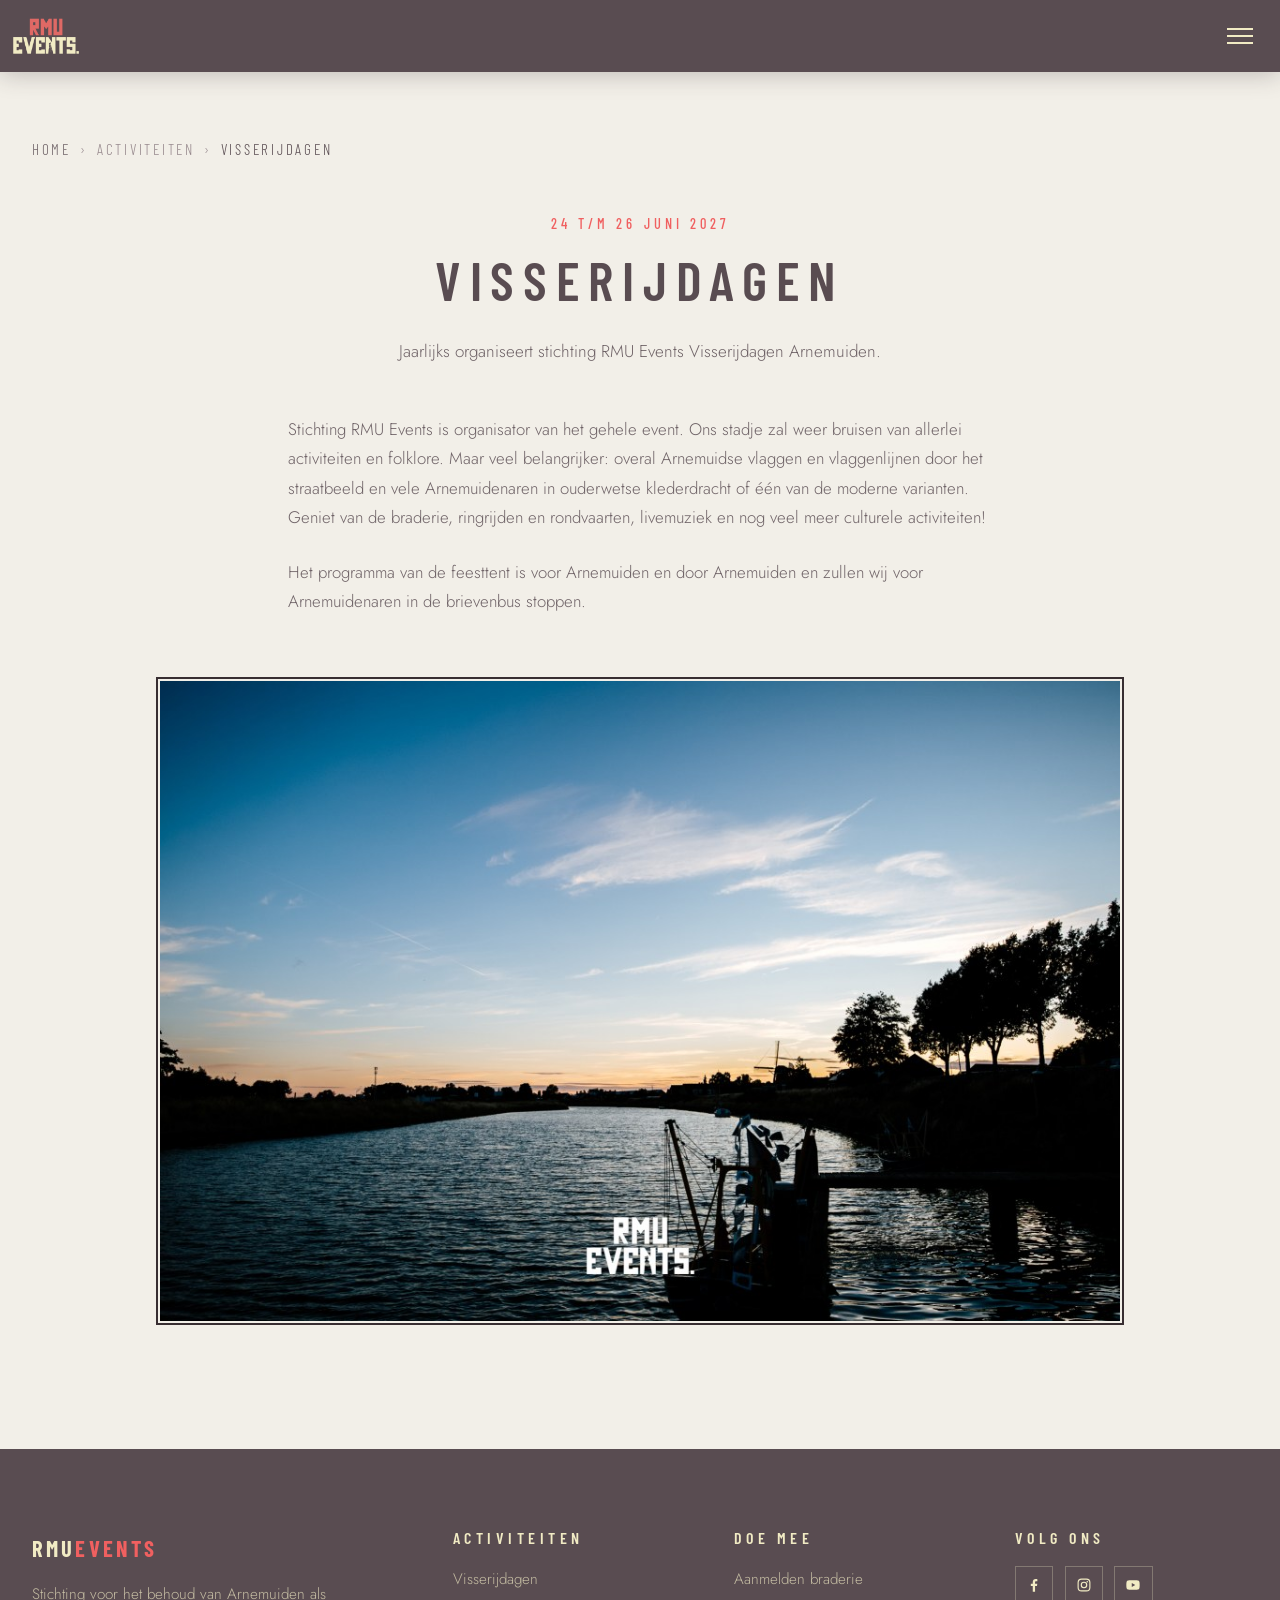
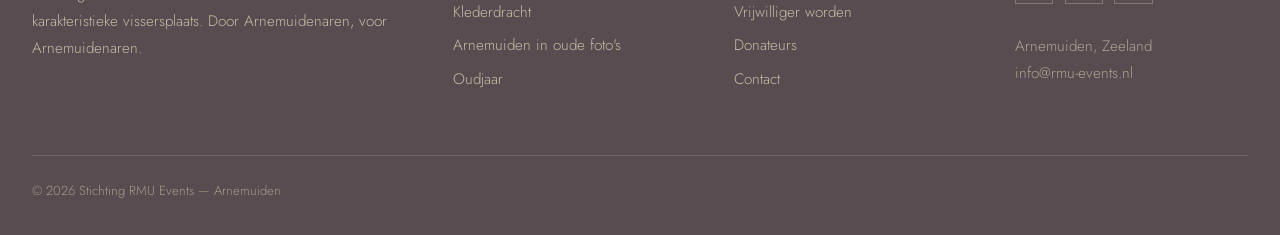
<file: RMUEvents1/visserijdagen.html>
<!DOCTYPE html>
<html lang="nl">
<head>
  <meta charset="utf-8">
  <meta name="viewport" content="width=device-width, initial-scale=1">
  <title>Visserijdagen &mdash; RMU Events Arnemuiden</title>
  <meta name="description" content="Jaarlijks organiseert stichting RMU Events de Visserijdagen Arnemuiden: braderie, ringrijden, rondvaarten, livemuziek en overal klederdracht en Arnemuidse vlaggen.">
  <link rel="icon" href="assets/img/logo-rmu.png">
  <link rel="preconnect" href="https://fonts.googleapis.com">
  <link rel="preconnect" href="https://fonts.gstatic.com" crossorigin>
  <link href="https://fonts.googleapis.com/css2?family=Barlow+Condensed:wght@400;500;600;700&family=Jost:wght@300;400;500;600&family=Yellowtail&display=swap" rel="stylesheet">
  <link rel="stylesheet" href="assets/css/style.css">
</head>
<body class="subpagina">

<a class="skip-link" href="#inhoud">Naar de inhoud</a>

<!-- ============ Menubalk ============ -->
<header id="header" class="is-vast">
  <div class="header-inner">

    <a class="logo" href="index.html#top" aria-label="RMU Events — naar boven">
      <img src="assets/img/logo-rmu.png" alt="RMU Events Arnemuiden">
    </a>

    <nav class="nav-main" aria-label="Hoofdmenu">
      <ul>
        <li><a href="index.html#top">Home</a></li>
        <li class="heeft-submenu">
          <button type="button" class="submenu-knop" aria-expanded="false" aria-controls="submenu-activiteiten">
            Activiteiten
            <svg class="chevron" viewBox="0 0 10 6" fill="none" stroke="currentColor" stroke-width="1.6" stroke-linecap="round" stroke-linejoin="round" aria-hidden="true"><path d="M1 1l4 4 4-4"/></svg>
          </button>
          <ul id="submenu-activiteiten" class="submenu">
            <li><a href="visserijdagen.html" class="is-current" aria-current="page">Visserijdagen</a></li>
            <li><a href="index.html#nieuws">Klederdracht</a></li>
            <li><a href="index.html#nieuws">Arnemuiden in oude foto&rsquo;s</a></li>
            <li><a href="index.html#nieuws">Oudjaar</a></li>
          </ul>
        </li>
        <li><a href="index.html#contact">Contact</a></li>
      </ul>
    </nav>

    <div class="nav-actions">
      <span class="actions-label">Aanmelden</span>
      <a class="button primary" href="index.html#nieuws">Braderie</a>
      <a class="button primary" href="index.html#nieuws">Vrijwilligers</a>
    </div>

    <button id="menu-toggle" class="menu-toggle" aria-label="Menu openen" aria-expanded="false" aria-controls="menu-paneel">
      <span class="bars" aria-hidden="true"><span></span><span></span><span></span></span>
    </button>

  </div>
</header>

<!-- Uitklapmenu op smalle schermen -->
<div id="menu-overlay" hidden></div>
<aside id="menu-paneel" class="menu-paneel" aria-label="Menu" hidden>
  <button id="menu-sluiten" class="menu-sluiten" aria-label="Menu sluiten">
    <svg viewBox="0 0 24 24" fill="none" stroke="currentColor" stroke-width="1.8" stroke-linecap="round" aria-hidden="true"><path d="M6 6l12 12M18 6L6 18"/></svg>
  </button>

  <nav aria-label="Menu">
    <ul class="menu-links">
      <li><a href="index.html#top">Home</a></li>
      <li class="menu-groep">
        <button type="button" class="menu-groep-knop" aria-expanded="false" aria-controls="menu-activiteiten">
          Activiteiten
          <svg class="chevron" viewBox="0 0 10 6" fill="none" stroke="currentColor" stroke-width="1.6" stroke-linecap="round" stroke-linejoin="round" aria-hidden="true"><path d="M1 1l4 4 4-4"/></svg>
        </button>
        <div class="menu-subwrap">
          <ul id="menu-activiteiten" class="menu-sublinks">
            <li><a href="visserijdagen.html" class="is-current" aria-current="page">Visserijdagen</a></li>
            <li><a href="index.html#nieuws">Klederdracht</a></li>
            <li><a href="index.html#nieuws">Arnemuiden in oude foto&rsquo;s</a></li>
            <li><a href="index.html#nieuws">Oudjaar</a></li>
          </ul>
        </div>
      </li>
      <li><a href="index.html#contact">Contact</a></li>
    </ul>
  </nav>

  <div class="menu-aanmelden">
    <h2>Aanmelden</h2>
    <a class="button primary fit" href="index.html#nieuws">Braderie</a>
    <a class="button primary fit" href="index.html#nieuws">Vrijwilligers</a>
  </div>

  <ul class="menu-socials">
    <li><a href="https://www.facebook.com/rmuevents" aria-label="Facebook"><svg viewBox="0 0 24 24" aria-hidden="true"><path d="M13.6 22v-8.6h2.9l.43-3.36H13.6V7.9c0-.97.27-1.63 1.66-1.63h1.78V3.26c-.31-.04-1.36-.13-2.58-.13-2.55 0-4.3 1.56-4.3 4.42v2.47H7.23v3.36h2.93V22z"/></svg></a></li>
    <li><a href="https://www.instagram.com/rmuevents/" aria-label="Instagram"><svg viewBox="0 0 24 24" aria-hidden="true"><rect x="3.2" y="3.2" width="17.6" height="17.6" rx="5.2" fill="none" stroke="currentColor" stroke-width="1.7"/><circle cx="12" cy="12" r="4.1" fill="none" stroke="currentColor" stroke-width="1.7"/><circle cx="16.9" cy="7.1" r="1.15"/></svg></a></li>
    <li><a href="https://www.youtube.com/@StichtingRMUEvents" aria-label="YouTube"><svg viewBox="0 0 24 24" aria-hidden="true"><path fill-rule="evenodd" clip-rule="evenodd" d="M21.58 7.19a2.51 2.51 0 0 0-1.77-1.78C18.25 5 12 5 12 5s-6.25 0-7.81.41c-.86.23-1.54.91-1.77 1.78C2 8.76 2 12 2 12s0 3.24.42 4.81c.23.87.91 1.55 1.77 1.78C5.75 19 12 19 12 19s6.25 0 7.81-.41a2.51 2.51 0 0 0 1.77-1.78C22 15.24 22 12 22 12s0-3.24-.42-4.81zM10.15 15.02V8.98L15.4 12z"/></svg></a></li>
  </ul>
</aside>

<!-- ============ Artikel ============ -->
<main id="inhoud">
<!-- Sierrand met het Arnemuidse slangenpatroon; puur decoratief, en alleen
     zichtbaar als er naast de inhoud ruimte voor is. -->
<div class="randpatroon randpatroon--links" aria-hidden="true"></div>
<div class="randpatroon randpatroon--rechts" aria-hidden="true"></div>

<article class="artikel">
  <div class="container">

    <nav class="kruimels" aria-label="Kruimelpad">
      <a href="index.html#top">Home</a>
      <span aria-hidden="true">&rsaquo;</span>
      <span>Activiteiten</span>
      <span aria-hidden="true">&rsaquo;</span>
      <span aria-current="page">Visserijdagen</span>
    </nav>

    <header class="sectie-kop">
      <p class="meta">24 t/m 26 juni 2027</p>
      <h1>Visserijdagen</h1>
      <p class="sectie-intro">Jaarlijks organiseert stichting RMU Events Visserijdagen Arnemuiden.</p>
    </header>

    <div class="artikel-tekst">
      <p>Stichting RMU Events is organisator van het gehele event. Ons stadje zal weer bruisen van
        allerlei activiteiten en folklore. Maar veel belangrijker: overal Arnemuidse vlaggen en
        vlaggenlijnen door het straatbeeld en vele Arnemuidenaren in ouderwetse klederdracht of
        &eacute;&eacute;n van de moderne varianten. Geniet van de braderie, ringrijden en
        rondvaarten, livemuziek en nog veel meer culturele activiteiten!</p>

      <p>Het programma van de feesttent is voor Arnemuiden en door Arnemuiden en zullen wij voor
        Arnemuidenaren in de brievenbus stoppen.</p>
    </div>

    <figure class="artikel-beeld">
      <img src="assets/img/visserijdagen.jpg"
           alt="Zonsondergang boven het water bij Arnemuiden, met de silhouetten van een vissersschip aan de kade en de molen achter de bomen" width="1024" height="683">
    </figure>

  </div>
</article>
</main>

<!-- ============ Voettekst ============ -->
<footer id="contact" class="voettekst">
  <div class="container voet-raster">
    <div class="voet-merk">
      <p class="wordmark">RMU<span>Events</span></p>
      <p>Stichting voor het behoud van Arnemuiden als karakteristieke vissersplaats.
        Door Arnemuidenaren, voor Arnemuidenaren.</p>
    </div>

    <div class="voet-kolom">
      <h2>Activiteiten</h2>
      <ul>
        <li><a href="visserijdagen.html">Visserijdagen</a></li>
        <li><a href="index.html#nieuws">Klederdracht</a></li>
        <li><a href="index.html#nieuws">Arnemuiden in oude foto's</a></li>
        <li><a href="index.html#nieuws">Oudjaar</a></li>
      </ul>
    </div>

    <div class="voet-kolom">
      <h2>Doe mee</h2>
      <ul>
        <li><a href="index.html#nieuws">Aanmelden braderie</a></li>
        <li><a href="index.html#nieuws">Vrijwilliger worden</a></li>
        <li><a href="index.html#nieuws">Donateurs</a></li>
        <li><a href="index.html#contact">Contact</a></li>
      </ul>
    </div>

    <div class="voet-kolom">
      <h2>Volg ons</h2>
      <ul class="voet-socials">
        <li><a href="https://www.facebook.com/rmuevents" aria-label="Facebook"><svg viewBox="0 0 24 24" aria-hidden="true"><path d="M13.6 22v-8.6h2.9l.43-3.36H13.6V7.9c0-.97.27-1.63 1.66-1.63h1.78V3.26c-.31-.04-1.36-.13-2.58-.13-2.55 0-4.3 1.56-4.3 4.42v2.47H7.23v3.36h2.93V22z"/></svg></a></li>
        <li><a href="https://www.instagram.com/rmuevents/" aria-label="Instagram"><svg viewBox="0 0 24 24" aria-hidden="true"><rect x="3.2" y="3.2" width="17.6" height="17.6" rx="5.2" fill="none" stroke="currentColor" stroke-width="1.7"/><circle cx="12" cy="12" r="4.1" fill="none" stroke="currentColor" stroke-width="1.7"/><circle cx="16.9" cy="7.1" r="1.15"/></svg></a></li>
        <li><a href="https://www.youtube.com/@StichtingRMUEvents" aria-label="YouTube"><svg viewBox="0 0 24 24" aria-hidden="true"><path fill-rule="evenodd" clip-rule="evenodd" d="M21.58 7.19a2.51 2.51 0 0 0-1.77-1.78C18.25 5 12 5 12 5s-6.25 0-7.81.41c-.86.23-1.54.91-1.77 1.78C2 8.76 2 12 2 12s0 3.24.42 4.81c.23.87.91 1.55 1.77 1.78C5.75 19 12 19 12 19s6.25 0 7.81-.41a2.51 2.51 0 0 0 1.77-1.78C22 15.24 22 12 22 12s0-3.24-.42-4.81zM10.15 15.02V8.98L15.4 12z"/></svg></a></li>
      </ul>
      <p class="voet-adres">Arnemuiden, Zeeland<br>info@rmu-events.nl</p>
    </div>
  </div>

  <div class="container voet-onder">
    <p>&copy; <span id="jaar">2026</span> Stichting RMU Events — Arnemuiden</p>
  </div>
</footer>

<script src="assets/js/site.js"></script>
</body>
</html>
</file>
<file: RMUEvents1/assets/css/style.css>
/* ============================================================
   RMU Events — statische homepage (voorstel 1)

   Layout en typografie naar het Wix-sjabloon "Be.Spirit Festival":
   fullscreen banner, zwevende balk met gecentreerd menu, knop
   rechtsboven, brede letterspatiëring in condensed hoofdletters.
   Nieuwsblokken naar HTML5 UP "Editorial".

   Kleuren komen van de bestaande RMU Events-site (het logo):
     #594c51 pruim · #f1ebc4 crème · #f06060 koraal
   ============================================================ */

/* ---------- Tokens ---------- */
:root {
  --plum:        #594c51;
  --plum-dark:   #46393d;
  --plum-darker: #382e31;
  --ink:         #45383c;
  --text:        #6f6367;
  --text-soft:   #97898d;
  --cream:       #f1ebc4;
  --cream-soft:  #f8f4dd;
  --coral:       #f06060;
  --coral-deep:  #d9504f;

  --bg:      #f2efe8;
  --card:    #ffffff;
  --border:  rgba(89, 76, 81, .19);
  --border-2: rgba(89, 76, 81, .32);

  --font-head: "Barlow Condensed", "Haettenschweiler", "Arial Narrow", sans-serif;
  --font-body: "Jost", "Segoe UI", Helvetica, Arial, sans-serif;
  --font-script: "Yellowtail", "Brush Script MT", cursive;

  --header-h: 5.5rem;
  --header-h-klein: 4.5rem;

  /* Hoeveel de bannervideo vervaagt. Eén plek, zodat de zachte
     schaalvergroting (die de vervaagde randen wegwerkt) meeloopt. */
  --hero-blur: 8px;

  /* Strook onderaan de banner die vrij blijft voor "Lees meer" + pijltje:
     het blokje zelf (5,7rem) plus de afstand tot de onderrand (2,2rem) en
     wat lucht. Het pijltje staat absoluut, dus zonder deze reservering
     schuift de bannerinhoud eroverheen zodra het scherm laag is. */
  --pijl-baan: 8.5rem;
}

/* ---------- Reset ---------- */
*, *::before, *::after { box-sizing: border-box; }

html {
  -webkit-text-size-adjust: 100%;
  scroll-behavior: smooth;
  /* De balk staat vast bovenaan; ankers mogen er niet onder duiken. */
  scroll-padding-top: var(--header-h);
}

body {
  margin: 0;
  background: var(--bg);
  color: var(--text);
  font-family: var(--font-body);
  font-size: 17px;
  font-weight: 300;
  line-height: 1.75;
  -webkit-font-smoothing: antialiased;
}
body.menu-open { overflow: hidden; }

img { display: block; max-width: 100%; height: auto; border: 0; }
svg { display: block; }

h1, h2, h3, h4 {
  font-family: var(--font-head);
  font-weight: 600;
  color: var(--ink);
  line-height: 1.1;
  margin: 0 0 .5em 0;
  text-transform: uppercase;
  letter-spacing: .12em;
}

p { margin: 0 0 1.5em 0; }
p:last-child { margin-bottom: 0; }

a { color: var(--coral); text-decoration: none; transition: color .2s ease, background-color .2s ease, border-color .2s ease; }
a:hover { color: var(--coral-deep); }

ul { margin: 0; padding: 0; list-style: none; }

::selection { background: var(--coral); color: #fff; }
:focus-visible { outline: 2px solid var(--coral); outline-offset: 3px; }

.container {
  width: calc(100% - 4rem);
  max-width: 76rem;
  margin: 0 auto;
}

.skip-link {
  position: absolute; left: 50%; top: 0;
  transform: translate(-50%, -140%);
  z-index: 11000;
  background: var(--plum-dark); color: var(--cream);
  padding: .75em 1.5em;
  font-family: var(--font-head);
  font-size: .9rem; letter-spacing: .25em; text-transform: uppercase;
}
.skip-link:focus { transform: translate(-50%, 0); color: var(--cream); }

/* ---------- Knoppen ---------- */
.button {
  display: inline-flex;
  align-items: center;
  justify-content: center;
  font-family: var(--font-body);
  font-weight: 500;
  font-size: .82rem;
  letter-spacing: .08em;
  line-height: 1;
  padding: .95em 1.7em;
  border: solid 1px transparent;
  background: transparent;
  color: var(--ink);
  cursor: pointer;
  white-space: nowrap;
  transition: background-color .2s ease, color .2s ease, border-color .2s ease;
}
.button.primary { background: var(--coral); border-color: var(--coral); color: #fff; }
.button.primary:hover { background: var(--coral-deep); border-color: var(--coral-deep); color: #fff; }
.button.ghost { border-color: rgba(255, 255, 255, .55); color: #fff; }
.button.ghost:hover { background: rgba(255, 255, 255, .14); color: #fff; border-color: #fff; }
.button.small { padding: .8em 1.4em; font-size: .76rem; border-color: var(--border-2); color: var(--ink); }
.button.small:hover { border-color: var(--coral); color: var(--coral); }
.button.fit { display: flex; width: 100%; }

/* Kleine crème-tekst boven koppen, precies zoals in het sjabloon. */
.eyebrow {
  font-family: var(--font-head);
  font-weight: 500;
  font-size: 2rem;
  letter-spacing: .38em;
  text-transform: uppercase;
  margin: 0 0 .9em 0;
}

/* ============================================================
   Menubalk
   ============================================================ */
#header {
  position: fixed;
  top: 0; left: 0; right: 0;
  z-index: 500;
  height: var(--header-h);
  background: transparent;
  transition: background-color .35s ease, height .35s ease, box-shadow .35s ease;
}

/* Drie kolommen met gelijke zijkanten, zodat het menu precies in het midden
   van het venster staat zonder absolute positionering. Dat laatste liet het
   menu over de knoppen rechts heen lopen zodra de balk smaller werd. */
.header-inner {
  position: relative;
  height: 100%;
  display: grid;
  grid-template-columns: 1fr auto 1fr;
  align-items: center;
  gap: 1.5rem;
  /* Geen padding hier: de zijkolommen moeten even breed zijn ten opzichte van
     het vénster, anders staat het menu net naast het midden. De marge rechts
     zit daarom op .nav-actions. */
  padding: 0;
}

/* --- Logo: alleen de afbeelding, vult het hele vlak.
       Rust 10px uit de hoek; staat op de banner een eigen breedte naar rechts
       en anderhalf keer zo groot, en schuift op ware grootte terug in de hoek
       zodra de balk vast wordt. Het groeipunt ligt linksboven, anders loopt de
       vergroting boven de schermrand af. --- */
#header .logo {
  display: block;
  justify-self: start;
  /* Expliciete hoogte, niet align-self: stretch. In een raster is dat
     circulair: de breedte vult dan de kolom en aspect-ratio maakt daar een
     even hoge doos van, waardoor het logo de hele balk opblies. */
  height: var(--header-h);
  aspect-ratio: 1;
  margin: 0 0 0 10px;
  padding: 0;
  background: var(--cream);
  line-height: 0;
  transform-origin: left top;
  transform: translateX(100%) scale(1.25);
  transition: transform .35s ease, height .35s ease;
}
#header .logo img {
  display: block;
  width: 100%;
  height: 100%;
  object-fit: cover;
}

/* --- Gecentreerd menu ---
   Gewoon het middelste rastervak; het raster centreert hem horizontaal en
   verticaal. Eerder stond dit op position: absolute zonder top, en dan bepaalt
   de "static position" in een flexbox de hoogte — daar verschillen browsers in:
   Chrome past align-items: center toe, Firefox zet hem tegen de bovenrand. */
#header .nav-main {
  grid-column: 2;
  justify-self: center;
}
#header .nav-main > ul { display: flex; align-items: center; gap: 2.6rem; }
#header .nav-main > ul > li { display: flex; align-items: center; }
#header .nav-main > ul > li > a,
#header .submenu-knop {
  /* Allemaal dezelfde doos: een <button> begint met line-height "normal"
     en een <a> erft de 1.75 van de body, en dan staat de tekst van
     "Activiteiten" net iets hoger dan die van zijn buren. */
  display: inline-flex;
  align-items: center;
  line-height: 1;
  font-family: var(--font-head);
  font-weight: 500;
  font-size: 1.25rem;
  letter-spacing: .16em;
  text-transform: uppercase;
  color: rgba(255, 255, 255, .88);
  padding: .4em 0;
  position: relative;
}
#header .nav-main > ul > li > a::after,
#header .submenu-knop::after {
  content: "";
  position: absolute;
  left: 0; right: 0; bottom: 0;
  height: 2px;
  background: var(--coral);
  transform: scaleX(0);
  transition: transform .25s ease;
}
#header .nav-main > ul > li > a:hover,
#header .nav-main > ul > li > a.is-current,
#header .submenu-knop:hover,
#header .heeft-submenu.is-open > .submenu-knop { color: var(--coral); }
#header .nav-main > ul > li > a:hover::after,
#header .nav-main > ul > li > a.is-current::after,
#header .submenu-knop:hover::after,
#header .heeft-submenu.is-open > .submenu-knop::after { transform: scaleX(1); }

/* --- Uitklapmenu "Activiteiten" in de balk --- */
.heeft-submenu { position: relative; }
.submenu-knop {
  gap: .5em;
  background: none;
  border: 0;
  cursor: pointer;
  /* De knop erft de kleurovergang van de balk, net als de links ernaast. */
  transition: color .35s ease;
}
.submenu-knop .chevron {
  width: .6em; height: .6em;
  transition: transform .25s ease;
}
.heeft-submenu:hover > .submenu-knop .chevron,
.heeft-submenu:focus-within > .submenu-knop .chevron,
.heeft-submenu.is-open > .submenu-knop .chevron { transform: rotate(180deg); }

.submenu {
  position: absolute;
  top: 100%;
  left: 50%;
  margin-top: .7rem;
  min-width: 15rem;
  padding: .5rem 0;
  background: var(--plum-dark);
  box-shadow: 0 18px 40px -14px rgba(56, 46, 49, .55);
  /* Verborgen, maar wel al opgemeten: zo kan hij zachtjes invouwen. */
  opacity: 0;
  visibility: hidden;
  transform: translate(-50%, -.4rem);
  transition: opacity .22s ease, transform .22s ease, visibility .22s;
}
/* Brugje over de tussenruimte, anders valt de muis onderweg buiten het
   menu en klapt het weer dicht voor je er bent. */
.submenu::before {
  content: "";
  position: absolute;
  left: 0; right: 0; top: -.7rem;
  height: .7rem;
}
.heeft-submenu:hover > .submenu,
.heeft-submenu:focus-within > .submenu,
.heeft-submenu.is-open > .submenu {
  opacity: 1;
  visibility: visible;
  transform: translate(-50%, 0);
}
.submenu a {
  display: block;
  padding: .6em 1.5em;
  font-family: var(--font-head);
  font-weight: 500;
  font-size: 1.05rem;
  letter-spacing: .12em;
  text-transform: uppercase;
  white-space: nowrap;
  color: rgba(241, 235, 196, .82);
}
.submenu a:hover,
.submenu a.is-current { background: rgba(241, 235, 196, .08); color: var(--coral); }

/* --- Label + twee knoppen rechtsboven --- */
.nav-actions {
  grid-column: 3;
  justify-self: end;
  margin-right: 1.75rem;
  display: flex;
  align-items: center;
  gap: .7rem;
}
.nav-actions .button {
  font-size: 0.9em;
}
.actions-label {
  font-family: var(--font-head);
  font-weight: 500;
  font-size: 1.25rem;
  letter-spacing: .26em;
  text-transform: uppercase;
  color: rgba(255, 255, 255, .8);
  margin-right: .3rem;
  transition: color .35s ease;
}

/* --- Hamburger (alleen smal) --- */
.menu-toggle {
  display: none;
  margin-left: auto;
  width: 3rem; height: 3rem;
  align-items: center;
  justify-content: center;
  background: none;
  border: 0;
  color: #fff;
  cursor: pointer;
  transition: color .35s ease;
}
.menu-toggle .bars { display: block; width: 1.6rem; }
.menu-toggle .bars span {
  display: block;
  height: 2px;
  background: currentColor;
  margin: .32rem 0;
  transition: transform .3s ease, opacity .2s ease;
}

/* --- Balk zodra hij van de banner af scrolt --- */
#header.is-vast {
  height: var(--header-h-klein);
  background: var(--plum);
  box-shadow: 0 2px 24px rgba(56, 46, 49, .28);
}
/* Het logovlak blijft crème; alleen de balk eromheen verkleurt. */
#header.is-vast .logo { height: var(--header-h-klein); transform: translateX(0) scale(1); }
#header.is-vast .nav-main > ul > li > a,
#header.is-vast .submenu-knop { color: rgba(241, 235, 196, .82); }
#header.is-vast .nav-main > ul > li > a:hover,
#header.is-vast .nav-main > ul > li > a.is-current,
#header.is-vast .submenu-knop:hover,
#header.is-vast .heeft-submenu.is-open > .submenu-knop { color: var(--coral); }
#header.is-vast .actions-label { color: rgba(241, 235, 196, .7); }
#header.is-vast .button.ghost { border-color: rgba(241, 235, 196, .5); color: var(--cream); }
#header.is-vast .button.ghost:hover { background: var(--cream); color: var(--plum-dark); border-color: var(--cream); }
#header.is-vast .menu-toggle { color: var(--cream); }

/* Liever een lichte balk dan een pruimkleurige? Haal het commentaar om
   dit blok weg; het overschrijft de regels hierboven één op één.

#header.is-vast { background: var(--cream-soft); box-shadow: 0 2px 20px rgba(89, 76, 81, .16); }
#header.is-vast .nav-main > ul > li > a,
#header.is-vast .submenu-knop { color: var(--plum); }
#header.is-vast .actions-label { color: var(--text-soft); }
#header.is-vast .button.ghost { border-color: var(--border-2); color: var(--plum); }
#header.is-vast .button.ghost:hover { background: var(--plum); color: var(--cream); border-color: var(--plum); }
#header.is-vast .menu-toggle { color: var(--plum); }
*/

/* ============================================================
   Uitklapmenu (smal scherm)
   ============================================================ */
#menu-overlay {
  position: fixed; inset: 0;
  z-index: 600;
  background: rgba(56, 46, 49, .6);
  opacity: 0;
  transition: opacity .35s ease;
}
body.menu-open #menu-overlay { opacity: 1; }

.menu-paneel {
  position: fixed;
  top: 0; right: 0; bottom: 0;
  z-index: 700;
  width: 22rem;
  max-width: 88vw;
  background: var(--plum-dark);
  color: rgba(241, 235, 196, .75);
  padding: 5rem 2.5rem 3rem;
  overflow-y: auto;
  transform: translateX(100%);
  transition: transform .35s cubic-bezier(.4, 0, .2, 1);
  box-shadow: -20px 0 60px -20px rgba(0, 0, 0, .5);
}
body.menu-open .menu-paneel { transform: translateX(0); }

.menu-sluiten {
  position: absolute; top: 1.4rem; right: 1.6rem;
  width: 2.6rem; height: 2.6rem;
  display: grid; place-items: center;
  background: none; border: 0; cursor: pointer;
  color: rgba(241, 235, 196, .75);
}
.menu-sluiten:hover { color: var(--coral); }
.menu-sluiten svg { width: 1.2rem; height: 1.2rem; }

.menu-links > li { border-bottom: solid 1px rgba(241, 235, 196, .14); }
.menu-links > li:first-child { border-top: solid 1px rgba(241, 235, 196, .14); }
.menu-links a,
.menu-groep-knop {
  display: block;
  width: 100%;
  padding: .95em 0;
  font-family: var(--font-head);
  font-weight: 500;
  font-size: 1.25rem;
  letter-spacing: .16em;
  text-transform: uppercase;
  color: var(--cream);
}
.menu-links a:hover,
.menu-groep-knop:hover { color: var(--coral); }

.menu-groep-knop {
  display: flex;
  align-items: center;
  justify-content: space-between;
  gap: 1em;
  background: none;
  border: 0;
  text-align: left;
  cursor: pointer;
}
.menu-groep-knop .chevron { width: .62em; height: .62em; transition: transform .3s ease; }
.menu-groep.is-open > .menu-groep-knop .chevron { transform: rotate(180deg); }

/* Openvouwen zonder een vaste hoogte te hoeven raden: een raster van 0fr
   naar 1fr laat de lijst zijn eigen hoogte bepalen en is toch te animeren. */
.menu-subwrap {
  display: grid;
  grid-template-rows: 0fr;
  transition: grid-template-rows .3s ease;
}
.menu-groep.is-open > .menu-subwrap { grid-template-rows: 1fr; }
.menu-sublinks { overflow: hidden; }
.menu-sublinks a {
  padding: .6em 0 .6em 1.2em;
  font-size: 1.05rem;
  letter-spacing: .12em;
  color: rgba(241, 235, 196, .72);
  border-left: solid 2px rgba(241, 235, 196, .2);
}
.menu-sublinks li:last-child a { margin-bottom: .8em; }
.menu-sublinks a:hover { color: var(--coral); border-left-color: var(--coral); }

/* De twee knoppen uit de balk komen hier terug, onder hetzelfde
   kopje "Aanmelden" dat op breed scherm het label ervoor is. */
.menu-aanmelden { margin: 2.5rem 0 2rem; }
.menu-aanmelden h2 {
  font-size: 1rem;
  letter-spacing: .3em;
  color: rgba(241, 235, 196, .6);
  margin-bottom: 1.1em;
}
.menu-aanmelden .button + .button { margin-top: .7rem; }
.menu-aanmelden .button.ghost { border-color: rgba(241, 235, 196, .5); color: var(--cream); }
.menu-aanmelden .button.ghost:hover { background: var(--cream); color: var(--plum-dark); }

.menu-socials { display: flex; gap: 1rem; }
.menu-socials a {
  display: grid; place-items: center;
  width: 3.4rem; height: 3.4rem;
  border: solid 1px rgba(241, 235, 196, .28);
  color: var(--cream);
}
.menu-socials svg { width: 1.7rem; height: 1.7rem; fill: currentColor; }
.menu-socials a:hover { background: var(--coral); border-color: var(--coral); color: #fff; }

/* ============================================================
   Banner
   ============================================================ */
.hero {
  position: relative;
  min-height: 100vh;
  min-height: 100svh;
  display: flex;
  align-items: stretch;
  justify-content: center;
  overflow: hidden;
  background: var(--plum-darker);
  text-align: center;
  color: #fff;
}

.hero-media { position: absolute; inset: 0; }
.hero-video,
.hero-media img {
  width: 100%; height: 100%;
  object-fit: cover;
  /* De blur trekt de randen naar binnen; de schaal duwt ze weer
     buiten beeld, anders zie je een lichte rand rond de video. */
  filter: blur(var(--hero-blur));
  transform: scale(1.06);
}

/* Donkere pruimwas over de video, zodat de witte tekst leesbaar
   blijft ongeacht welke beelden erin komen. */
.hero-overlay {
  position: absolute; inset: 0;
  background:
    linear-gradient(to bottom, rgba(56, 46, 49, .55) 0%, rgba(56, 46, 49, .32) 38%, rgba(56, 46, 49, .62) 100%),
    radial-gradient(ellipse at center, rgba(56, 46, 49, .1) 0%, rgba(56, 46, 49, .5) 100%);
}

.hero-inner {
  position: relative;
  z-index: 1;
  width: calc(100% - 3rem);
  max-width: 56rem;
  /* Boven: de balk plus wat lucht, zodat het woordmerk er niet tegenaan
     plakt. Onder: de baan van het pijltje. Beide krimpen mee op lage
     schermen. Het raster verdeelt wat overblijft in drieën, zodat het
     woordmerk op een derde van boven staat en de rest op een derde van
     onder — zonder dat een van beide de balk of het pijltje kan raken. */
  padding: calc(var(--header-h) + clamp(.5rem, 4vh, 2.5rem)) 0 var(--pijl-baan);
  display: grid;
  grid-template-rows: 1fr auto 1fr auto 1fr;
}
.hero-merk { grid-row: 2; }
.hero-onder { grid-row: 4; }

/* --- Woordmerk: de kop van de banner --- */
/* --- Woordmerk: de letters zijn geen tekst maar losse pennestreken, zodat
       ze streek voor streek getekend kunnen worden. --- */
.hero-merk {
  margin: 0;
  color: var(--cream);
  line-height: 0;
  filter: drop-shadow(0 4px 30px rgba(56, 46, 49, .45));
}
.merk-tekening {
  display: block;
  width: min(100%, 44rem);
  height: auto;
  margin: 0 auto;
}

/* Elke letter is de echte logovorm, gebruikt als clip. Daarbinnen loopt een
   dikke penstreek langs het skelet van de letter; wat buiten de vorm valt
   wordt weggeknipt. Zo kleurt de pen de letter in terwijl hij schrijft.

   De streepjeslijn is precies zo lang als het pad, en het verschuiven ervan
   schuift de lijn tevoorschijn. site.js zet --lengte en de duur per streek;
   zonder JavaScript is --lengte er niet, wordt de regel ongeldig en staat
   het woordmerk er gewoon in één keer. */
.merk-tekening .veeg {
  fill: none;
  /* GEEN stroke-width hier: in SVG wint een CSS-regel van het
     stroke-width-attribuut op het pad zelf, en dan zijn alle streken even
     dik. De dikte staat per streek in de SVG; zie de opmerking daar. */
  /* Vlakke kop, geen ronde: een ronde kop tekent bij het aanzetten een halve
     schijf, en dat gaf een raar gebogen sliffertje aan het begin van elke
     streek. Vlak leest als een echte penpunt. */
  stroke-linecap: butt;
  /* Scherpe hoeken, geen ronde: bij een ronde hoek blijft de buitenhoek van
     bijvoorbeeld de R-buik net onbeschilderd. */
  stroke-linejoin: miter;
  stroke-miterlimit: 6;
  stroke-dasharray: var(--lengte);
  stroke-dashoffset: var(--lengte);
  animation: teken linear both;
}
@keyframes teken {
  to { stroke-dashoffset: 0; }
}

/* Het boerinnetje in de N. Het is geen gekleurd figuur maar een masker:
   zwart betekent weg. Door de dekking van dat zwart op te laten lopen komt
   het figuur als uitsparing tevoorschijn, dus de banner blijft eronder
   zichtbaar — tijdens én na het verschijnen. site.js zet de vertraging;
   zonder JavaScript is de duur 0 en staat het figuur er meteen, zoals in
   het logo. */
.merk-tekening .boerin {
  fill-opacity: 0;
  animation: boerin-verschijnt .9s ease both;
}
@keyframes boerin-verschijnt {
  to { fill-opacity: 1; }
}

.hero-socials {
  display: flex;
  justify-content: center;
  gap: 2.4rem;
  margin: 0 0 clamp(1rem, 3.5vh, 2.5rem);
}
.hero-socials a { color: #fff; opacity: .92; }
.hero-socials svg { width: clamp(2.4rem, 6vh, 3.4rem); height: clamp(2.4rem, 6vh, 3.4rem); fill: currentColor; }
.hero-socials a:hover { color: var(--coral); opacity: 1; }

.hero-meta {
  font-family: var(--font-head);
  font-weight: 500;
  font-size: 2rem;
  letter-spacing: .1em;
  color: #fff;
  margin: 0;
}
.hero-meta span { color: var(--coral); margin: 0 .4em; }

.hero-pijl {
  position: absolute;
  left: 50%;
  bottom: 2.2rem;
  transform: translateX(-50%);
  z-index: 1;
  display: flex;
  flex-direction: column;
  align-items: center;
  gap: .9rem;
  color: #fff;
  animation: zak 2.4s ease-in-out infinite;
  transition: opacity .3s ease;
}
/* De balk is doorzichtig zolang je op de banner staat, dus zonder dit
   schuift het pijltje er zichtbaar doorheen. site.js zet deze klasse
   zodra het pijltje de balk raakt. */
.hero-pijl.is-weg {
  opacity: 0;
  pointer-events: none;
}
.hero-pijl-label {
  font-family: var(--font-head);
  font-weight: 500;
  font-size: 1.35rem;
  letter-spacing: .3em;
  /* De tracking zet ruimte achter de laatste letter; die duwt het woord
     naar links ten opzichte van de pijl eronder. Dit haalt dat weg. */
  text-indent: .3em;
  text-transform: uppercase;
}
/* Op een druk bannerbeeld verdwijnt een dunne lijn; de schaduw houdt het
   pijltje leesbaar zonder er een vlak omheen te zetten. */
.hero-pijl svg {
  width: 1.9rem; height: 2.4rem;
  filter: drop-shadow(0 2px 6px rgba(56, 46, 49, .55));
}
.hero-pijl-label { text-shadow: 0 2px 8px rgba(56, 46, 49, .55); }
.hero-pijl:hover { color: var(--coral); }

@keyframes zak {
  0%, 100% { transform: translate(-50%, 0); }
  50%      { transform: translate(-50%, .5rem); }
}

/* ============================================================
   Nieuws
   ============================================================ */
.nieuws { padding: 4rem 0 8rem; background: var(--bg); }

.sectie-kop {
  text-align: center;
  max-width: 42rem;
  margin: 0 auto 4.5rem;
}
.sectie-kop .eyebrow { color: var(--coral); }
.sectie-kop h2 {
  font-size: clamp(2rem, 4vw, 2.9rem);
  letter-spacing: .16em;
  color: var(--plum);
  margin-bottom: .6em;
}
.sectie-intro { color: var(--text); }

.nieuws-raster {
  display: grid;
  grid-template-columns: repeat(3, 1fr);
  gap: 3rem 2.5rem;
}

.nieuws-item { display: flex; flex-direction: column; }

.nieuws-beeld {
  display: block;
  overflow: hidden;
  aspect-ratio: 4 / 3;
  /* Dezelfde pruimtint als de randen om de knoppen: net genoeg om de foto
     van de achtergrond te lichten, zonder een lijstje te worden. */
  outline: solid 2px var(--plum-darker);
  outline-offset: 2px;
}
.nieuws-beeld img {
  width: 100%; height: 100%;
  object-fit: cover;
  transition: transform .5s ease, opacity .3s ease;
}
.nieuws-beeld:hover img { transform: scale(1.05); opacity: .88; }

.nieuws-inhoud {
  display: flex;
  flex-direction: column;
  align-items: flex-start;
  flex: 1;
  padding: 1.7rem 0 0;
}
.nieuws-inhoud .meta {
  font-family: var(--font-head);
  font-weight: 500;
  font-size: .92rem;
  letter-spacing: .22em;
  text-transform: uppercase;
  color: var(--coral);
  margin: 0 0 .5em;
}
.nieuws-inhoud h3 {
  font-size: 1.5rem;
  letter-spacing: .08em;
  margin: 0 0 .55em;
}
.nieuws-inhoud h3 a { color: var(--plum); }
.nieuws-inhoud h3 a:hover { color: var(--coral); }
.nieuws-inhoud p { font-size: .95rem; margin-bottom: 1.6em; }
/* De knop hangt onderaan, zodat alle zes blokken op één lijn eindigen
   ook als de teksten verschillend lang zijn. */
.nieuws-inhoud .button { margin-top: auto; }

/* ---------- Sierrand: het Arnemuidse slangenpatroon ---------- */
/* Staat binnen <main>, dus loopt mee met het nieuwsgedeelte en blijft weg
   bij de balk, de banner en de voettekst. */
main { position: relative; }

.randpatroon {
  display: none;
  position: absolute;
  top: 0;
  bottom: 0;
  width: 147px;
  /* Alleen versiering: de tekst wint altijd. */
  z-index: 0;
  pointer-events: none;
  background-image: url("../img/slangenpatroon.svg");
  background-repeat: repeat-y;
  background-position: top center;
}
/* Vast aan de schermrand, net als op de bestaande site. */
.randpatroon--links  { left: 2rem; }
/* Gespiegeld, zodat de slang aan beide kanten naar binnen wijst. */
.randpatroon--rechts { right: 2rem; transform: scaleX(-1); }

/* Pas tonen als er naast de container echt marge over is: 147px tegel plus
   2rem afstand tot de schermrand, aan weerskanten. */
@media (min-width: 1600px) {
  .randpatroon { display: block; }
}

@media (prefers-reduced-motion: no-preference) {
  .randpatroon { opacity: 0; animation: randIn 1.2s ease .3s forwards; }
}
@keyframes randIn { to { opacity: 1; } }

/* ============================================================
   Subpagina (artikel)
   ============================================================ */
/* Geen banner om onderdoor te schuiven, dus de vaste balk moet hier zijn
   eigen ruimte krijgen; anders begint de tekst eronder. */
.subpagina main { padding-top: var(--header-h-klein); }

.artikel { padding: 4rem 0 8rem; background: var(--bg); }

.kruimels {
  display: flex;
  flex-wrap: wrap;
  align-items: center;
  gap: .6em;
  margin-bottom: 3rem;
  font-family: var(--font-head);
  font-size: .95rem;
  letter-spacing: .18em;
  text-transform: uppercase;
  color: var(--text-soft);
}
.kruimels a { color: var(--text); }
.kruimels a:hover { color: var(--coral); }
.kruimels [aria-current] { color: var(--plum); }

/* Dezelfde gecentreerde kop als bij "Nieuws & activiteiten"; alleen de
   datum erboven is nieuw. */
.artikel .sectie-kop { margin-bottom: 3rem; }
.artikel .sectie-kop .meta {
  font-family: var(--font-head);
  font-weight: 500;
  font-size: .9rem;
  letter-spacing: .28em;
  text-transform: uppercase;
  color: var(--coral);
  margin-bottom: 1em;
}
.artikel .sectie-kop h1 {
  font-size: clamp(2.2rem, 5vw, 3.4rem);
  letter-spacing: .16em;
  color: var(--plum);
  margin-bottom: .5em;
}

/* Een lopende tekst leest prettiger in een smallere kolom dan het
   nieuwsraster breed is. */
.artikel-tekst {
  max-width: 44rem;
  margin: 0 auto;
  font-size: 1.05rem;
}

/* Iets ruimer dan de tekstkolom, maar de foto is 1024px breed: verder
   oprekken levert alleen een zachtere foto op. */
.artikel-beeld { max-width: 60rem; margin: 4rem auto 0; }
.artikel-beeld img { width: 100%; outline: solid 2px var(--plum-darker); outline-offset: 2px; }

/* ============================================================
   Voettekst
   ============================================================ */
.voettekst {
  background: var(--plum);
  color: rgba(241, 235, 196, .7);
  padding: 5rem 0 2rem;
  font-size: .95rem;
}
.voet-raster {
  display: grid;
  grid-template-columns: 1.6fr 1fr 1fr 1fr;
  gap: 3rem;
}
.voet-merk .wordmark {
  font-family: var(--font-head);
  font-weight: 700;
  font-size: 1.4rem;
  letter-spacing: .14em;
  text-transform: uppercase;
  color: var(--cream);
  margin: 0 0 .6em;
}
.voet-merk .wordmark span { color: var(--coral); }

.voettekst h2 {
  font-size: 1rem;
  letter-spacing: .28em;
  color: var(--cream);
  margin-bottom: 1.2em;
}
.voet-kolom li { margin-bottom: .45em; }
.voet-kolom a { color: rgba(241, 235, 196, .7); }
.voet-kolom a:hover { color: var(--coral); }

.voet-socials { display: flex; gap: .7rem; margin-bottom: 1.4rem; }
.voet-socials a {
  display: grid; place-items: center;
  width: 2.4rem; height: 2.4rem;
  border: solid 1px rgba(241, 235, 196, .28);
  color: var(--cream);
}
.voet-socials svg { width: 1rem; height: 1rem; fill: currentColor; }
.voet-socials a:hover { background: var(--coral); border-color: var(--coral); color: #fff; }
.voet-adres { color: rgba(241, 235, 196, .55); }

.voet-onder {
  margin-top: 3.5rem;
  padding-top: 1.5rem;
  border-top: solid 1px rgba(241, 235, 196, .15);
  font-size: .82rem;
  color: rgba(241, 235, 196, .5);
}

/* ============================================================
   Responsief
   ============================================================ */

/* Vier nieuwsblokken passen niet meer in drieën. */
@media (max-width: 1180px) {
  .nieuws-raster { grid-template-columns: repeat(2, 1fr); }
}

/* Tussenmaat: de balk past nog, maar niet ruim. Het label bij de knoppen
   vervalt en het menu gaat dichter op elkaar; daarmee zakt de benodigde
   breedte van ~1650px naar ~1250px. */
@media (max-width: 1650px) {
  .actions-label { display: none; }
  #header .nav-main ul { gap: 1.6rem; }
  .nav-actions .button { padding: .9em 1.4em; }
}

/* Hieronder is er geen ruimte meer voor menu én knoppen naast het logo,
   en vallen ze samen onder de hamburger. */
@media (max-width: 1300px) {
  #header .nav-main,
  .nav-actions { display: none; }
  .menu-toggle { display: flex; }
  /* Terug naar een rij: met alleen het logo en de hamburger over zou het
     drie-koloms raster de hamburger in het midden zetten. */
  .header-inner { display: flex; padding-right: 1rem; }
}

@media (max-width: 900px) {
  .voet-raster { grid-template-columns: 1fr 1fr; gap: 2.5rem; }
  .voet-merk { grid-column: 1 / -1; }
}

@media (max-width: 760px) {
  body { font-size: 16px; }
  :root { --header-h: 4.5rem; --header-h-klein: 4rem; --hero-blur: 4px; }
  .container { width: calc(100% - 2.5rem); }
  /* Op telefoonformaat is er geen ruimte voor het uitvergrote logo naast de
     hamburger: hier staat het meteen klein in de hoek, ook bovenaan. */
  #header .logo { transform: translateX(0) scale(1); }
  .nieuws,
  .artikel { padding: 4.5rem 0 5rem; }
  .kruimels { margin-bottom: 2rem; }
  .artikel-beeld { margin-top: 2.5rem; }
  .nieuws-raster { grid-template-columns: 1fr; gap: 3rem; }
  .sectie-kop { margin-bottom: 3rem; }
  .hero-socials { margin-bottom: 1.5rem; }
  .hero-meta { font-size: 1.35rem; }
}

@media (max-width: 480px) {
  .voet-raster { grid-template-columns: 1fr; }
}

/* Wie beweging liever uit heeft, krijgt een stilstaand beeld. */
@media (prefers-reduced-motion: reduce) {
  html { scroll-behavior: auto; }
  .hero-pijl { animation: none; }
  .merk-tekening .veeg { animation: none; stroke-dashoffset: 0; }
  .merk-tekening .boerin { animation: none; fill-opacity: 1; }
  *, *::before, *::after { transition-duration: .01ms !important; }
}
</file>
<file: the-confidence-clinic1/assets/css/confidence.css>
/*
	The Confidence Clinic — brand layer on top of Spectral (HTML5 UP).
	Loaded AFTER main.css. Only recolours / retypes the template; the
	layout, breakpoints and interactions of Spectral stay untouched.
*/

:root {
	--brand: #28199e;			/* huisstijl paars */
	--brand-deep: #1b1070;		/* donkerder vlak (footer / spotlights basis) */
	--brand-tint: rgba(40, 25, 158, 0.08);
	--paper: #f4f1ea;			/* zacht crème i.p.v. hard wit */
	--paper-alt: #eae5db;		/* iets dieper crème voor contrastvlakken */
	--ink: #2b2b31;				/* zachte zwart voor bodytekst */
	--ink-soft: #5c5c66;		/* gedempt grijs voor secundaire tekst */
	--rule: #ddd6ca;			/* haarlijnen op lichte vlakken */
	--fg-on-brand: rgba(255, 255, 255, 0.82);
	--fg-on-brand-soft: rgba(255, 255, 255, 0.6);
}

/* ------------------------------------------------------------------ *
 * Typografie — Arial, uppercase, ruime letterspacing (huisstijl)
 * ------------------------------------------------------------------ */

body,
input, select, textarea,
button, .button,
h1, h2, h3, h4, h5, h6 {
	font-family: Arial, ui-sans-serif, system-ui, -apple-system, "Segoe UI", Roboto, Helvetica, sans-serif;
}

body {
	letter-spacing: 0.04em;
	background: var(--brand-deep);
}

h1, h2, h3, h4, h5, h6 {
	text-transform: uppercase;
	letter-spacing: 0.12em;
	font-weight: 700;
}

h2 {
	line-height: 1.35;
}

/* ------------------------------------------------------------------ *
 * Achtergrondvideo — vervangt banner.jpg van Spectral
 * ------------------------------------------------------------------ */

body.landing #page-wrapper,
#page-wrapper {
	background: none !important;
}

#bg-video {
	position: fixed;
	inset: 0;
	z-index: -1;
	overflow: hidden;
	/* stilstaand beeld als de video nog laadt of niet kan afspelen */
	background: url("../../images/pic-treatment.jpg") center center / cover no-repeat, var(--brand-deep);
}

#bg-video video {
	width: 100%;
	height: 100%;
	object-fit: cover;
	display: block;
	background: url("../../images/pic-treatment.jpg") center center / cover no-repeat;
}

#bg-video .scrim {
	position: absolute;
	inset: 0;
	background:
		linear-gradient(to bottom, rgba(27, 16, 112, 0.32), rgba(27, 16, 112, 0.32)),
		rgba(0, 0, 0, 0.34);
}

/* Spectral zet op kleine schermen een losse achtergrond op de CTA — niet nodig,
   de videolaag staat er al vast achter. */
body.landing .wrapper.style4,
body.is-mobile.landing .wrapper.style4,
body.is-mobile.landing #banner,
.wrapper.style4,
#banner {
	background-image: none !important;
	background-color: transparent !important;
}

/* ------------------------------------------------------------------ *
 * Header
 * ------------------------------------------------------------------ */

#header {
	background: var(--paper);
	box-shadow: inset 0 -2px 0 var(--rule);
	-webkit-backdrop-filter: blur(6px);
	backdrop-filter: blur(6px);
}

#header.alt {
	background: rgba(40, 25, 158, 0.1);
	box-shadow: none;
}

#header h1 a {
	display: flex;
	align-items: center;
	height: 100%;
}

#header h1 img {
	height: 34px;
	width: auto;
	display: block;
}

#header nav > ul > li > a {
	color: var(--brand);
	font-weight: 700;
}

#header.alt nav > ul > li > a {
	color: #ffffff;
}

/* hamburger via mask, zodat hij exact de huisstijlkleur aanneemt */
#header nav > ul > li > a.menuToggle:after {
	background-image: none;
	background-color: var(--brand);
	-webkit-mask: url("images/bars.svg") right center / auto no-repeat;
	mask: url("images/bars.svg") right center / auto no-repeat;
}

#header.alt nav > ul > li > a.menuToggle:after {
	background-color: #ffffff;
}

@media screen and (max-width: 736px) {
	#header h1 img { height: 26px; }
}

/* Uitschuifmenu */

#menu {
	background: var(--brand);
}

#menu ul > li {
	border-top-color: rgba(255, 255, 255, 0.25);
}

#menu ul > li > a {
	color: #ffffff;
	text-transform: uppercase;
	letter-spacing: 0.18em;
}

#menu .close:before {
	filter: none;
}

/* ------------------------------------------------------------------ *
 * Banner
 * ------------------------------------------------------------------ */

#banner .inner {
	padding: 0 2em;
}

#banner h2 {
	padding: 0.9em 1.5em;
}

#banner h2 img {
	display: block;
	width: min(420px, 62vw);
	height: auto;
}

#banner h2 .label {
	position: absolute;
	width: 1px;
	height: 1px;
	overflow: hidden;
	clip: rect(0 0 0 0);
	white-space: nowrap;
}

#banner h2:before,
#banner h2:after {
	background: #ffffff;
	height: 2px;
}

#banner p {
	color: #ffffff;
	letter-spacing: 0.225em;
	font-size: 1.05em;
	line-height: 2;
}

#banner p a {
	border-bottom-color: rgba(255, 255, 255, 0.5);
}

#banner .more {
	color: #ffffff;
	font-weight: 700;
}

#banner:after {
	background: var(--brand-deep);
}

@media screen and (max-width: 736px) {
	#banner .inner { padding: 0; }
	#banner h2 { padding: 0.7em 0.9em; }
	#banner h2 img { width: min(300px, 58vw); }
	#banner p { font-size: 0.9em; letter-spacing: 0.18em; }
}

/* ------------------------------------------------------------------ *
 * Vlakken — licht / paars / licht, zoals Spectral licht/donker afwisselt
 * ------------------------------------------------------------------ */

/* ---- style1 (#one) : wit vlak ---- */

.wrapper.style1 {
	background-color: var(--paper);
	color: var(--ink);
}

.wrapper.style1 strong,
.wrapper.style1 b,
.wrapper.style1 h2,
.wrapper.style1 h3,
.wrapper.style1 h4,
.wrapper.style1 h5,
.wrapper.style1 h6 {
	color: var(--brand);
}

.wrapper.style1 header p,
.wrapper.style1 header.major p {
	color: var(--ink-soft);
}

.wrapper.style1 header.major h2,
.wrapper.style1 header.major h3,
.wrapper.style1 header.major h4,
.wrapper.style1 header.major h5,
.wrapper.style1 header.major h6 {
	border-color: var(--brand);
}

.wrapper.style1 .icon.major {
	border-color: var(--brand);
	color: var(--brand);
}

.wrapper.style1 hr,
.wrapper.style1 ul.alt li,
.wrapper.style1 table tbody tr {
	border-color: var(--rule);
}

.kernwaarden {
	color: var(--brand);
	text-transform: uppercase;
	letter-spacing: 0.225em;
	font-size: 0.8em;
	font-weight: 700;
	margin: 1.5em 0 0 0;
}

/* ---- style2 (#two) : huisstijlpaars, spotlights ---- */

.wrapper.style2 {
	background-color: var(--brand);
	color: var(--fg-on-brand);
}

.wrapper.style2 h2,
.wrapper.style2 h3,
.wrapper.style2 strong,
.wrapper.style2 b {
	color: #ffffff;
}

.spotlight .content {
	position: relative;
}

/* huisstijl-omrastering: haarlijn tussen beeld en tekst */
.spotlight .image {
	position: relative;
}

.spotlight .image:after {
	content: '';
	position: absolute;
	inset: 0;
	box-shadow: inset 0 0 0 2px rgba(255, 255, 255, 0.18);
	pointer-events: none;
}

.spotlight .image img {
	display: block;
	aspect-ratio: 4 / 3;
	object-fit: cover;
}

/* Tweede spotlight omgekeerd: crème vlak, huisstijlpaarse kop, donkere tekst */

#two .spotlight:nth-child(2) {
	background-color: var(--paper);
	color: var(--ink);
}

#two .spotlight:nth-child(2) h2,
#two .spotlight:nth-child(2) h3,
#two .spotlight:nth-child(2) strong,
#two .spotlight:nth-child(2) b {
	color: var(--brand);
}

#two .spotlight:nth-child(2) p {
	color: var(--ink);
}

#two .spotlight:nth-child(2) .image:after {
	box-shadow: inset 0 0 0 2px rgba(40, 25, 158, 0.15);
}

@media screen and (max-width: 980px) {
	.spotlight .image img { aspect-ratio: 16 / 9; }
}

/* ---- style3 (#three) : wit vlak met haarlijnraster ---- */

.wrapper.style3 {
	background-color: var(--paper);
	color: var(--ink);
}

.wrapper.style3 strong,
.wrapper.style3 b,
.wrapper.style3 h2,
.wrapper.style3 h3,
.wrapper.style3 h4,
.wrapper.style3 h5,
.wrapper.style3 h6 {
	color: var(--brand);
}

.wrapper.style3 header p,
.wrapper.style3 header.major p {
	color: var(--ink-soft);
}

.wrapper.style3 header.major h2,
.wrapper.style3 header.major h3 {
	border-color: var(--brand);
}

.wrapper.style3 .features li {
	background-color: transparent !important;
	border-top: solid 2px var(--rule);
	border-radius: 0 !important;
}

.wrapper.style3 .features li:nth-child(2n) {
	border-left: solid 2px var(--rule);
}

.wrapper.style3 .features li:nth-child(1),
.wrapper.style3 .features li:nth-child(2) {
	border-top: 0;
}

.wrapper.style3 .features li:before {
	color: var(--brand);
}

.wrapper.style3 .features li h3 {
	letter-spacing: 0.14em;
}

@media screen and (max-width: 736px) {
	.wrapper.style3 .features li {
		border-left: 0 !important;
		border-top: solid 2px var(--rule);
	}
	.wrapper.style3 .features li:nth-child(2) { border-top: solid 2px var(--rule); }
	.wrapper.style3 .features li:first-child { border-top: 0; }
}

/* ---- style4 (#cta) : transparant, video erachter ---- */

#cta {
	color: #ffffff;
}

#cta h2 {
	color: #ffffff;
}

#cta header p {
	color: rgba(255, 255, 255, 0.75);
}

/* NL-labels zijn langer dan de Engelse van het template — meer ruimte voor de knoppen */
#cta .inner {
	max-width: 52em;
}

#cta .inner header {
	width: 58%;
}

#cta .inner .actions {
	width: 42%;
}

#cta .button {
	padding: 0 1.25em;
	letter-spacing: 0.14em;
}

@media screen and (max-width: 980px) {
	#cta .inner header,
	#cta .inner .actions { width: 100%; }
}

/* ------------------------------------------------------------------ *
 * Knoppen
 * ------------------------------------------------------------------ */

input[type="submit"],
input[type="reset"],
input[type="button"],
button,
.button {
	border-radius: 0;
	letter-spacing: 0.225em;
	font-weight: 700;
}

/* op donkere vlakken (banner, spotlights, cta, footer) blijft de witte omranding */

.button.primary {
	background-color: var(--paper) !important;
	color: var(--brand) !important;
}

.button.primary:hover {
	background-color: #ffffff !important;
}

.button.primary:active {
	background-color: var(--paper-alt) !important;
}

/* op lichte vlakken keert het om */

.wrapper.style1 .button,
.wrapper.style3 .button {
	box-shadow: inset 0 0 0 2px var(--brand);
	color: var(--brand);
}

.wrapper.style1 .button:hover,
.wrapper.style3 .button:hover {
	background-color: var(--brand-tint);
}

.wrapper.style1 .button.primary,
.wrapper.style3 .button.primary {
	background-color: var(--brand) !important;
	color: #ffffff !important;
}

.wrapper.style1 .button.primary:hover,
.wrapper.style3 .button.primary:hover {
	background-color: #3423c6 !important;
}

/* ------------------------------------------------------------------ *
 * Iconen
 * ------------------------------------------------------------------ */

.icon.major {
	border-radius: 0;
}

.icon.style1,
.icon.style2,
.icon.style3,
.icon.style4 {
	color: var(--brand);
}

/* ------------------------------------------------------------------ *
 * Footer
 * ------------------------------------------------------------------ */

#footer,
body.landing #footer,
body.is-mobile.landing #footer {
	background-color: rgba(27, 16, 112, 0.92);
	color: var(--fg-on-brand);
}

#footer .inner {
	width: 60em;
	max-width: 90%;
	margin: 0 auto 3em auto;
}

#footer .footer-logo {
	border: 0;
	display: inline-block;
	margin: 0 0 2.5em 0;
}

#footer .footer-logo img {
	width: 260px;
	max-width: 70vw;
	height: auto;
	display: block;
}

#footer .contact {
	list-style: none;
	padding: 0;
	margin: 0;
	display: flex;
	flex-wrap: wrap;
	justify-content: center;
	gap: 2em 3.5em;
	font-size: 0.85em;
	letter-spacing: 0.14em;
	text-transform: uppercase;
	line-height: 1.9;
}

#footer .contact li {
	padding: 0 0 0 2em;
	position: relative;
	text-align: left;
}

#footer .contact li:before {
	position: absolute;
	left: 0;
	top: 0.15em;
	color: #ffffff;
}

#footer .contact a {
	border-bottom-color: rgba(255, 255, 255, 0.4);
	color: inherit;
}

#footer .icons a {
	color: var(--fg-on-brand-soft);
}

#footer .icons a:hover {
	color: #ffffff;
}

#footer .copyright {
	color: var(--fg-on-brand-soft);
	letter-spacing: 0.18em;
}

#footer .copyright li {
	border-left-color: rgba(255, 255, 255, 0.35);
}

@media screen and (max-width: 736px) {
	#footer .contact {
		flex-direction: column;
		align-items: center;
		gap: 1.5em;
	}
	#footer .contact li { text-align: center; padding: 2.2em 0 0 0; }
	#footer .contact li:before { left: 50%; transform: translateX(-50%); top: 0; }
}

/* ------------------------------------------------------------------ *
 * Diversen
 * ------------------------------------------------------------------ */

a {
	color: inherit;
}

.wrapper.style1 a,
.wrapper.style3 a {
	color: var(--brand);
}

::selection {
	background: var(--brand);
	color: #ffffff;
}

* {
	scrollbar-width: thin;
	scrollbar-color: var(--brand) #e6e6f6;
}

*::-webkit-scrollbar { width: 8px; height: 8px; }
*::-webkit-scrollbar-thumb { background: var(--brand); }
*::-webkit-scrollbar-track { background: #e6e6f6; }
</file>
<file: the-confidence-clinic1/assets/css/noscript.css>
/*
	Spectral by HTML5 UP
	html5up.net | @ajlkn
	Free for personal and commercial use under the CCA 3.0 license (html5up.net/license)
*/

/* Banner */

	body.is-preload #banner h2 {
		-moz-transform: none;
		-webkit-transform: none;
		-ms-transform: none;
		transform: none;
		opacity: 1;
	}

		body.is-preload #banner h2:before, body.is-preload #banner h2:after {
			width: 100%;
		}

	body.is-preload #banner .more {
		-moz-transform: none;
		-webkit-transform: none;
		-ms-transform: none;
		transform: none;
		opacity: 1;
	}

	body.is-preload #banner:after {
		opacity: 0;
	}
</file>
<file: the-confidence-clinic1/assets/css/main.css>
@import url(fontawesome-all.min.css);
@import url("https://fonts.googleapis.com/css?family=Open+Sans:400,400italic,600,600italic,800,800italic");

/*
	Spectral by HTML5 UP
	html5up.net | @ajlkn
	Free for personal and commercial use under the CCA 3.0 license (html5up.net/license)
*/

html, body, div, span, applet, object,
iframe, h1, h2, h3, h4, h5, h6, p, blockquote,
pre, a, abbr, acronym, address, big, cite,
code, del, dfn, em, img, ins, kbd, q, s, samp,
small, strike, strong, sub, sup, tt, var, b,
u, i, center, dl, dt, dd, ol, ul, li, fieldset,
form, label, legend, table, caption, tbody,
tfoot, thead, tr, th, td, article, aside,
canvas, details, embed, figure, figcaption,
footer, header, hgroup, menu, nav, output, ruby,
section, summary, time, mark, audio, video {
	margin: 0;
	padding: 0;
	border: 0;
	font-size: 100%;
	font: inherit;
	vertical-align: baseline;}

article, aside, details, figcaption, figure,
footer, header, hgroup, menu, nav, section {
	display: block;}

body {
	line-height: 1;
}

ol, ul {
	list-style: none;
}

blockquote, q {
	quotes: none;
}

	blockquote:before, blockquote:after, q:before, q:after {
		content: '';
		content: none;
	}

table {
	border-collapse: collapse;
	border-spacing: 0;
}

body {
	-webkit-text-size-adjust: none;
}

mark {
	background-color: transparent;
	color: inherit;
}

input::-moz-focus-inner {
	border: 0;
	padding: 0;
}

input, select, textarea {
	-moz-appearance: none;
	-webkit-appearance: none;
	-ms-appearance: none;
	appearance: none;
}

/* Basic */

	@-ms-viewport {
		width: device-width;
	}

	html {
		box-sizing: border-box;
	}

	*, *:before, *:after {
		box-sizing: inherit;
	}

	body {
		background: #2e3842;
	}

		body.is-preload *, body.is-preload *:before, body.is-preload *:after {
			-moz-animation: none !important;
			-webkit-animation: none !important;
			-ms-animation: none !important;
			animation: none !important;
			-moz-transition: none !important;
			-webkit-transition: none !important;
			-ms-transition: none !important;
			transition: none !important;
		}

	body, input, select, textarea {
		color: #fff;
		font-family: "Open Sans", Helvetica, sans-serif;
		font-size: 15pt;
		font-weight: 400;
		letter-spacing: 0.075em;
		line-height: 1.65em;
	}

		@media screen and (max-width: 1680px) {

			body, input, select, textarea {
				font-size: 13pt;
			}

		}

		@media screen and (max-width: 1280px) {

			body, input, select, textarea {
				font-size: 12pt;
			}

		}

		@media screen and (max-width: 736px) {

			body, input, select, textarea {
				font-size: 11pt;
				letter-spacing: 0.0375em;
			}

		}

	a {
		-moz-transition: color 0.2s ease, border-bottom-color 0.2s ease;
		-webkit-transition: color 0.2s ease, border-bottom-color 0.2s ease;
		-ms-transition: color 0.2s ease, border-bottom-color 0.2s ease;
		transition: color 0.2s ease, border-bottom-color 0.2s ease;
		border-bottom: dotted 1px;
		color: inherit;
		text-decoration: none;
	}

		a:hover {
			border-bottom-color: transparent;
		}

	strong, b {
		color: #fff;
		font-weight: 600;
	}

	em, i {
		font-style: italic;
	}

	p {
		margin: 0 0 2em 0;
	}

	h1, h2, h3, h4, h5, h6 {
		color: #fff;
		font-weight: 800;
		letter-spacing: 0.225em;
		line-height: 1em;
		margin: 0 0 1em 0;
		text-transform: uppercase;
	}

		h1 a, h2 a, h3 a, h4 a, h5 a, h6 a {
			color: inherit;
			text-decoration: none;
		}

	h2 {
		font-size: 1.35em;
		line-height: 1.75em;
	}

		@media screen and (max-width: 736px) {

			h2 {
				font-size: 1.1em;
				line-height: 1.65em;
			}

		}

	h3 {
		font-size: 1.15em;
		line-height: 1.75em;
	}

		@media screen and (max-width: 736px) {

			h3 {
				font-size: 1em;
				line-height: 1.65em;
			}

		}

	h4 {
		font-size: 1em;
		line-height: 1.5em;
	}

	h5 {
		font-size: 0.8em;
		line-height: 1.5em;
	}

	h6 {
		font-size: 0.7em;
		line-height: 1.5em;
	}

	sub {
		font-size: 0.8em;
		position: relative;
		top: 0.5em;
	}

	sup {
		font-size: 0.8em;
		position: relative;
		top: -0.5em;
	}

	hr {
		border: 0;
		border-bottom: solid 2px #fff;
		margin: 3em 0;
	}

		hr.major {
			margin: 4.5em 0;
		}

	blockquote {
		border-left: solid 4px #fff;
		font-style: italic;
		margin: 0 0 2em 0;
		padding: 0.5em 0 0.5em 2em;
	}

	code {
		background: rgba(144, 144, 144, 0.25);
		border-radius: 3px;
		font-family: "Courier New", monospace;
		font-size: 0.9em;
		letter-spacing: 0;
		margin: 0 0.25em;
		padding: 0.25em 0.65em;
	}

	pre {
		-webkit-overflow-scrolling: touch;
		font-family: "Courier New", monospace;
		font-size: 0.9em;
		margin: 0 0 2em 0;
	}

		pre code {
			display: block;
			line-height: 1.75em;
			padding: 1em 1.5em;
			overflow-x: auto;
		}

	.align-left {
		text-align: left;
	}

	.align-center {
		text-align: center;
	}

	.align-right {
		text-align: right;
	}

/* Row */

	.row {
		display: flex;
		flex-wrap: wrap;
		box-sizing: border-box;
		align-items: stretch;
	}

		.row > * {
			box-sizing: border-box;
		}

		.row.gtr-uniform > * > :last-child {
			margin-bottom: 0;
		}

		.row.aln-left {
			justify-content: flex-start;
		}

		.row.aln-center {
			justify-content: center;
		}

		.row.aln-right {
			justify-content: flex-end;
		}

		.row.aln-top {
			align-items: flex-start;
		}

		.row.aln-middle {
			align-items: center;
		}

		.row.aln-bottom {
			align-items: flex-end;
		}

		.row > .imp {
			order: -1;
		}

		.row > .col-1 {
			width: 8.33333%;
		}

		.row > .off-1 {
			margin-left: 8.33333%;
		}

		.row > .col-2 {
			width: 16.66667%;
		}

		.row > .off-2 {
			margin-left: 16.66667%;
		}

		.row > .col-3 {
			width: 25%;
		}

		.row > .off-3 {
			margin-left: 25%;
		}

		.row > .col-4 {
			width: 33.33333%;
		}

		.row > .off-4 {
			margin-left: 33.33333%;
		}

		.row > .col-5 {
			width: 41.66667%;
		}

		.row > .off-5 {
			margin-left: 41.66667%;
		}

		.row > .col-6 {
			width: 50%;
		}

		.row > .off-6 {
			margin-left: 50%;
		}

		.row > .col-7 {
			width: 58.33333%;
		}

		.row > .off-7 {
			margin-left: 58.33333%;
		}

		.row > .col-8 {
			width: 66.66667%;
		}

		.row > .off-8 {
			margin-left: 66.66667%;
		}

		.row > .col-9 {
			width: 75%;
		}

		.row > .off-9 {
			margin-left: 75%;
		}

		.row > .col-10 {
			width: 83.33333%;
		}

		.row > .off-10 {
			margin-left: 83.33333%;
		}

		.row > .col-11 {
			width: 91.66667%;
		}

		.row > .off-11 {
			margin-left: 91.66667%;
		}

		.row > .col-12 {
			width: 100%;
		}

		.row > .off-12 {
			margin-left: 100%;
		}

		.row.gtr-0 {
			margin-top: 0;
			margin-left: 0em;
		}

			.row.gtr-0 > * {
				padding: 0 0 0 0em;
			}

			.row.gtr-0.gtr-uniform {
				margin-top: 0em;
			}

				.row.gtr-0.gtr-uniform > * {
					padding-top: 0em;
				}

		.row.gtr-25 {
			margin-top: 0;
			margin-left: -0.375em;
		}

			.row.gtr-25 > * {
				padding: 0 0 0 0.375em;
			}

			.row.gtr-25.gtr-uniform {
				margin-top: -0.375em;
			}

				.row.gtr-25.gtr-uniform > * {
					padding-top: 0.375em;
				}

		.row.gtr-50 {
			margin-top: 0;
			margin-left: -0.75em;
		}

			.row.gtr-50 > * {
				padding: 0 0 0 0.75em;
			}

			.row.gtr-50.gtr-uniform {
				margin-top: -0.75em;
			}

				.row.gtr-50.gtr-uniform > * {
					padding-top: 0.75em;
				}

		.row {
			margin-top: 0;
			margin-left: -1.5em;
		}

			.row > * {
				padding: 0 0 0 1.5em;
			}

			.row.gtr-uniform {
				margin-top: -1.5em;
			}

				.row.gtr-uniform > * {
					padding-top: 1.5em;
				}

		.row.gtr-150 {
			margin-top: 0;
			margin-left: -2.25em;
		}

			.row.gtr-150 > * {
				padding: 0 0 0 2.25em;
			}

			.row.gtr-150.gtr-uniform {
				margin-top: -2.25em;
			}

				.row.gtr-150.gtr-uniform > * {
					padding-top: 2.25em;
				}

		.row.gtr-200 {
			margin-top: 0;
			margin-left: -3em;
		}

			.row.gtr-200 > * {
				padding: 0 0 0 3em;
			}

			.row.gtr-200.gtr-uniform {
				margin-top: -3em;
			}

				.row.gtr-200.gtr-uniform > * {
					padding-top: 3em;
				}

		@media screen and (max-width: 1680px) {

			.row {
				display: flex;
				flex-wrap: wrap;
				box-sizing: border-box;
				align-items: stretch;
			}

				.row > * {
					box-sizing: border-box;
				}

				.row.gtr-uniform > * > :last-child {
					margin-bottom: 0;
				}

				.row.aln-left {
					justify-content: flex-start;
				}

				.row.aln-center {
					justify-content: center;
				}

				.row.aln-right {
					justify-content: flex-end;
				}

				.row.aln-top {
					align-items: flex-start;
				}

				.row.aln-middle {
					align-items: center;
				}

				.row.aln-bottom {
					align-items: flex-end;
				}

				.row > .imp-xlarge {
					order: -1;
				}

				.row > .col-1-xlarge {
					width: 8.33333%;
				}

				.row > .off-1-xlarge {
					margin-left: 8.33333%;
				}

				.row > .col-2-xlarge {
					width: 16.66667%;
				}

				.row > .off-2-xlarge {
					margin-left: 16.66667%;
				}

				.row > .col-3-xlarge {
					width: 25%;
				}

				.row > .off-3-xlarge {
					margin-left: 25%;
				}

				.row > .col-4-xlarge {
					width: 33.33333%;
				}

				.row > .off-4-xlarge {
					margin-left: 33.33333%;
				}

				.row > .col-5-xlarge {
					width: 41.66667%;
				}

				.row > .off-5-xlarge {
					margin-left: 41.66667%;
				}

				.row > .col-6-xlarge {
					width: 50%;
				}

				.row > .off-6-xlarge {
					margin-left: 50%;
				}

				.row > .col-7-xlarge {
					width: 58.33333%;
				}

				.row > .off-7-xlarge {
					margin-left: 58.33333%;
				}

				.row > .col-8-xlarge {
					width: 66.66667%;
				}

				.row > .off-8-xlarge {
					margin-left: 66.66667%;
				}

				.row > .col-9-xlarge {
					width: 75%;
				}

				.row > .off-9-xlarge {
					margin-left: 75%;
				}

				.row > .col-10-xlarge {
					width: 83.33333%;
				}

				.row > .off-10-xlarge {
					margin-left: 83.33333%;
				}

				.row > .col-11-xlarge {
					width: 91.66667%;
				}

				.row > .off-11-xlarge {
					margin-left: 91.66667%;
				}

				.row > .col-12-xlarge {
					width: 100%;
				}

				.row > .off-12-xlarge {
					margin-left: 100%;
				}

				.row.gtr-0 {
					margin-top: 0;
					margin-left: 0em;
				}

					.row.gtr-0 > * {
						padding: 0 0 0 0em;
					}

					.row.gtr-0.gtr-uniform {
						margin-top: 0em;
					}

						.row.gtr-0.gtr-uniform > * {
							padding-top: 0em;
						}

				.row.gtr-25 {
					margin-top: 0;
					margin-left: -0.375em;
				}

					.row.gtr-25 > * {
						padding: 0 0 0 0.375em;
					}

					.row.gtr-25.gtr-uniform {
						margin-top: -0.375em;
					}

						.row.gtr-25.gtr-uniform > * {
							padding-top: 0.375em;
						}

				.row.gtr-50 {
					margin-top: 0;
					margin-left: -0.75em;
				}

					.row.gtr-50 > * {
						padding: 0 0 0 0.75em;
					}

					.row.gtr-50.gtr-uniform {
						margin-top: -0.75em;
					}

						.row.gtr-50.gtr-uniform > * {
							padding-top: 0.75em;
						}

				.row {
					margin-top: 0;
					margin-left: -1.5em;
				}

					.row > * {
						padding: 0 0 0 1.5em;
					}

					.row.gtr-uniform {
						margin-top: -1.5em;
					}

						.row.gtr-uniform > * {
							padding-top: 1.5em;
						}

				.row.gtr-150 {
					margin-top: 0;
					margin-left: -2.25em;
				}

					.row.gtr-150 > * {
						padding: 0 0 0 2.25em;
					}

					.row.gtr-150.gtr-uniform {
						margin-top: -2.25em;
					}

						.row.gtr-150.gtr-uniform > * {
							padding-top: 2.25em;
						}

				.row.gtr-200 {
					margin-top: 0;
					margin-left: -3em;
				}

					.row.gtr-200 > * {
						padding: 0 0 0 3em;
					}

					.row.gtr-200.gtr-uniform {
						margin-top: -3em;
					}

						.row.gtr-200.gtr-uniform > * {
							padding-top: 3em;
						}

		}

		@media screen and (max-width: 1280px) {

			.row {
				display: flex;
				flex-wrap: wrap;
				box-sizing: border-box;
				align-items: stretch;
			}

				.row > * {
					box-sizing: border-box;
				}

				.row.gtr-uniform > * > :last-child {
					margin-bottom: 0;
				}

				.row.aln-left {
					justify-content: flex-start;
				}

				.row.aln-center {
					justify-content: center;
				}

				.row.aln-right {
					justify-content: flex-end;
				}

				.row.aln-top {
					align-items: flex-start;
				}

				.row.aln-middle {
					align-items: center;
				}

				.row.aln-bottom {
					align-items: flex-end;
				}

				.row > .imp-large {
					order: -1;
				}

				.row > .col-1-large {
					width: 8.33333%;
				}

				.row > .off-1-large {
					margin-left: 8.33333%;
				}

				.row > .col-2-large {
					width: 16.66667%;
				}

				.row > .off-2-large {
					margin-left: 16.66667%;
				}

				.row > .col-3-large {
					width: 25%;
				}

				.row > .off-3-large {
					margin-left: 25%;
				}

				.row > .col-4-large {
					width: 33.33333%;
				}

				.row > .off-4-large {
					margin-left: 33.33333%;
				}

				.row > .col-5-large {
					width: 41.66667%;
				}

				.row > .off-5-large {
					margin-left: 41.66667%;
				}

				.row > .col-6-large {
					width: 50%;
				}

				.row > .off-6-large {
					margin-left: 50%;
				}

				.row > .col-7-large {
					width: 58.33333%;
				}

				.row > .off-7-large {
					margin-left: 58.33333%;
				}

				.row > .col-8-large {
					width: 66.66667%;
				}

				.row > .off-8-large {
					margin-left: 66.66667%;
				}

				.row > .col-9-large {
					width: 75%;
				}

				.row > .off-9-large {
					margin-left: 75%;
				}

				.row > .col-10-large {
					width: 83.33333%;
				}

				.row > .off-10-large {
					margin-left: 83.33333%;
				}

				.row > .col-11-large {
					width: 91.66667%;
				}

				.row > .off-11-large {
					margin-left: 91.66667%;
				}

				.row > .col-12-large {
					width: 100%;
				}

				.row > .off-12-large {
					margin-left: 100%;
				}

				.row.gtr-0 {
					margin-top: 0;
					margin-left: 0em;
				}

					.row.gtr-0 > * {
						padding: 0 0 0 0em;
					}

					.row.gtr-0.gtr-uniform {
						margin-top: 0em;
					}

						.row.gtr-0.gtr-uniform > * {
							padding-top: 0em;
						}

				.row.gtr-25 {
					margin-top: 0;
					margin-left: -0.375em;
				}

					.row.gtr-25 > * {
						padding: 0 0 0 0.375em;
					}

					.row.gtr-25.gtr-uniform {
						margin-top: -0.375em;
					}

						.row.gtr-25.gtr-uniform > * {
							padding-top: 0.375em;
						}

				.row.gtr-50 {
					margin-top: 0;
					margin-left: -0.75em;
				}

					.row.gtr-50 > * {
						padding: 0 0 0 0.75em;
					}

					.row.gtr-50.gtr-uniform {
						margin-top: -0.75em;
					}

						.row.gtr-50.gtr-uniform > * {
							padding-top: 0.75em;
						}

				.row {
					margin-top: 0;
					margin-left: -1.5em;
				}

					.row > * {
						padding: 0 0 0 1.5em;
					}

					.row.gtr-uniform {
						margin-top: -1.5em;
					}

						.row.gtr-uniform > * {
							padding-top: 1.5em;
						}

				.row.gtr-150 {
					margin-top: 0;
					margin-left: -2.25em;
				}

					.row.gtr-150 > * {
						padding: 0 0 0 2.25em;
					}

					.row.gtr-150.gtr-uniform {
						margin-top: -2.25em;
					}

						.row.gtr-150.gtr-uniform > * {
							padding-top: 2.25em;
						}

				.row.gtr-200 {
					margin-top: 0;
					margin-left: -3em;
				}

					.row.gtr-200 > * {
						padding: 0 0 0 3em;
					}

					.row.gtr-200.gtr-uniform {
						margin-top: -3em;
					}

						.row.gtr-200.gtr-uniform > * {
							padding-top: 3em;
						}

		}

		@media screen and (max-width: 980px) {

			.row {
				display: flex;
				flex-wrap: wrap;
				box-sizing: border-box;
				align-items: stretch;
			}

				.row > * {
					box-sizing: border-box;
				}

				.row.gtr-uniform > * > :last-child {
					margin-bottom: 0;
				}

				.row.aln-left {
					justify-content: flex-start;
				}

				.row.aln-center {
					justify-content: center;
				}

				.row.aln-right {
					justify-content: flex-end;
				}

				.row.aln-top {
					align-items: flex-start;
				}

				.row.aln-middle {
					align-items: center;
				}

				.row.aln-bottom {
					align-items: flex-end;
				}

				.row > .imp-medium {
					order: -1;
				}

				.row > .col-1-medium {
					width: 8.33333%;
				}

				.row > .off-1-medium {
					margin-left: 8.33333%;
				}

				.row > .col-2-medium {
					width: 16.66667%;
				}

				.row > .off-2-medium {
					margin-left: 16.66667%;
				}

				.row > .col-3-medium {
					width: 25%;
				}

				.row > .off-3-medium {
					margin-left: 25%;
				}

				.row > .col-4-medium {
					width: 33.33333%;
				}

				.row > .off-4-medium {
					margin-left: 33.33333%;
				}

				.row > .col-5-medium {
					width: 41.66667%;
				}

				.row > .off-5-medium {
					margin-left: 41.66667%;
				}

				.row > .col-6-medium {
					width: 50%;
				}

				.row > .off-6-medium {
					margin-left: 50%;
				}

				.row > .col-7-medium {
					width: 58.33333%;
				}

				.row > .off-7-medium {
					margin-left: 58.33333%;
				}

				.row > .col-8-medium {
					width: 66.66667%;
				}

				.row > .off-8-medium {
					margin-left: 66.66667%;
				}

				.row > .col-9-medium {
					width: 75%;
				}

				.row > .off-9-medium {
					margin-left: 75%;
				}

				.row > .col-10-medium {
					width: 83.33333%;
				}

				.row > .off-10-medium {
					margin-left: 83.33333%;
				}

				.row > .col-11-medium {
					width: 91.66667%;
				}

				.row > .off-11-medium {
					margin-left: 91.66667%;
				}

				.row > .col-12-medium {
					width: 100%;
				}

				.row > .off-12-medium {
					margin-left: 100%;
				}

				.row.gtr-0 {
					margin-top: 0;
					margin-left: 0em;
				}

					.row.gtr-0 > * {
						padding: 0 0 0 0em;
					}

					.row.gtr-0.gtr-uniform {
						margin-top: 0em;
					}

						.row.gtr-0.gtr-uniform > * {
							padding-top: 0em;
						}

				.row.gtr-25 {
					margin-top: 0;
					margin-left: -0.375em;
				}

					.row.gtr-25 > * {
						padding: 0 0 0 0.375em;
					}

					.row.gtr-25.gtr-uniform {
						margin-top: -0.375em;
					}

						.row.gtr-25.gtr-uniform > * {
							padding-top: 0.375em;
						}

				.row.gtr-50 {
					margin-top: 0;
					margin-left: -0.75em;
				}

					.row.gtr-50 > * {
						padding: 0 0 0 0.75em;
					}

					.row.gtr-50.gtr-uniform {
						margin-top: -0.75em;
					}

						.row.gtr-50.gtr-uniform > * {
							padding-top: 0.75em;
						}

				.row {
					margin-top: 0;
					margin-left: -1.5em;
				}

					.row > * {
						padding: 0 0 0 1.5em;
					}

					.row.gtr-uniform {
						margin-top: -1.5em;
					}

						.row.gtr-uniform > * {
							padding-top: 1.5em;
						}

				.row.gtr-150 {
					margin-top: 0;
					margin-left: -2.25em;
				}

					.row.gtr-150 > * {
						padding: 0 0 0 2.25em;
					}

					.row.gtr-150.gtr-uniform {
						margin-top: -2.25em;
					}

						.row.gtr-150.gtr-uniform > * {
							padding-top: 2.25em;
						}

				.row.gtr-200 {
					margin-top: 0;
					margin-left: -3em;
				}

					.row.gtr-200 > * {
						padding: 0 0 0 3em;
					}

					.row.gtr-200.gtr-uniform {
						margin-top: -3em;
					}

						.row.gtr-200.gtr-uniform > * {
							padding-top: 3em;
						}

		}

		@media screen and (max-width: 736px) {

			.row {
				display: flex;
				flex-wrap: wrap;
				box-sizing: border-box;
				align-items: stretch;
			}

				.row > * {
					box-sizing: border-box;
				}

				.row.gtr-uniform > * > :last-child {
					margin-bottom: 0;
				}

				.row.aln-left {
					justify-content: flex-start;
				}

				.row.aln-center {
					justify-content: center;
				}

				.row.aln-right {
					justify-content: flex-end;
				}

				.row.aln-top {
					align-items: flex-start;
				}

				.row.aln-middle {
					align-items: center;
				}

				.row.aln-bottom {
					align-items: flex-end;
				}

				.row > .imp-small {
					order: -1;
				}

				.row > .col-1-small {
					width: 8.33333%;
				}

				.row > .off-1-small {
					margin-left: 8.33333%;
				}

				.row > .col-2-small {
					width: 16.66667%;
				}

				.row > .off-2-small {
					margin-left: 16.66667%;
				}

				.row > .col-3-small {
					width: 25%;
				}

				.row > .off-3-small {
					margin-left: 25%;
				}

				.row > .col-4-small {
					width: 33.33333%;
				}

				.row > .off-4-small {
					margin-left: 33.33333%;
				}

				.row > .col-5-small {
					width: 41.66667%;
				}

				.row > .off-5-small {
					margin-left: 41.66667%;
				}

				.row > .col-6-small {
					width: 50%;
				}

				.row > .off-6-small {
					margin-left: 50%;
				}

				.row > .col-7-small {
					width: 58.33333%;
				}

				.row > .off-7-small {
					margin-left: 58.33333%;
				}

				.row > .col-8-small {
					width: 66.66667%;
				}

				.row > .off-8-small {
					margin-left: 66.66667%;
				}

				.row > .col-9-small {
					width: 75%;
				}

				.row > .off-9-small {
					margin-left: 75%;
				}

				.row > .col-10-small {
					width: 83.33333%;
				}

				.row > .off-10-small {
					margin-left: 83.33333%;
				}

				.row > .col-11-small {
					width: 91.66667%;
				}

				.row > .off-11-small {
					margin-left: 91.66667%;
				}

				.row > .col-12-small {
					width: 100%;
				}

				.row > .off-12-small {
					margin-left: 100%;
				}

				.row.gtr-0 {
					margin-top: 0;
					margin-left: 0em;
				}

					.row.gtr-0 > * {
						padding: 0 0 0 0em;
					}

					.row.gtr-0.gtr-uniform {
						margin-top: 0em;
					}

						.row.gtr-0.gtr-uniform > * {
							padding-top: 0em;
						}

				.row.gtr-25 {
					margin-top: 0;
					margin-left: -0.375em;
				}

					.row.gtr-25 > * {
						padding: 0 0 0 0.375em;
					}

					.row.gtr-25.gtr-uniform {
						margin-top: -0.375em;
					}

						.row.gtr-25.gtr-uniform > * {
							padding-top: 0.375em;
						}

				.row.gtr-50 {
					margin-top: 0;
					margin-left: -0.75em;
				}

					.row.gtr-50 > * {
						padding: 0 0 0 0.75em;
					}

					.row.gtr-50.gtr-uniform {
						margin-top: -0.75em;
					}

						.row.gtr-50.gtr-uniform > * {
							padding-top: 0.75em;
						}

				.row {
					margin-top: 0;
					margin-left: -1.5em;
				}

					.row > * {
						padding: 0 0 0 1.5em;
					}

					.row.gtr-uniform {
						margin-top: -1.5em;
					}

						.row.gtr-uniform > * {
							padding-top: 1.5em;
						}

				.row.gtr-150 {
					margin-top: 0;
					margin-left: -2.25em;
				}

					.row.gtr-150 > * {
						padding: 0 0 0 2.25em;
					}

					.row.gtr-150.gtr-uniform {
						margin-top: -2.25em;
					}

						.row.gtr-150.gtr-uniform > * {
							padding-top: 2.25em;
						}

				.row.gtr-200 {
					margin-top: 0;
					margin-left: -3em;
				}

					.row.gtr-200 > * {
						padding: 0 0 0 3em;
					}

					.row.gtr-200.gtr-uniform {
						margin-top: -3em;
					}

						.row.gtr-200.gtr-uniform > * {
							padding-top: 3em;
						}

		}

		@media screen and (max-width: 480px) {

			.row {
				display: flex;
				flex-wrap: wrap;
				box-sizing: border-box;
				align-items: stretch;
			}

				.row > * {
					box-sizing: border-box;
				}

				.row.gtr-uniform > * > :last-child {
					margin-bottom: 0;
				}

				.row.aln-left {
					justify-content: flex-start;
				}

				.row.aln-center {
					justify-content: center;
				}

				.row.aln-right {
					justify-content: flex-end;
				}

				.row.aln-top {
					align-items: flex-start;
				}

				.row.aln-middle {
					align-items: center;
				}

				.row.aln-bottom {
					align-items: flex-end;
				}

				.row > .imp-xsmall {
					order: -1;
				}

				.row > .col-1-xsmall {
					width: 8.33333%;
				}

				.row > .off-1-xsmall {
					margin-left: 8.33333%;
				}

				.row > .col-2-xsmall {
					width: 16.66667%;
				}

				.row > .off-2-xsmall {
					margin-left: 16.66667%;
				}

				.row > .col-3-xsmall {
					width: 25%;
				}

				.row > .off-3-xsmall {
					margin-left: 25%;
				}

				.row > .col-4-xsmall {
					width: 33.33333%;
				}

				.row > .off-4-xsmall {
					margin-left: 33.33333%;
				}

				.row > .col-5-xsmall {
					width: 41.66667%;
				}

				.row > .off-5-xsmall {
					margin-left: 41.66667%;
				}

				.row > .col-6-xsmall {
					width: 50%;
				}

				.row > .off-6-xsmall {
					margin-left: 50%;
				}

				.row > .col-7-xsmall {
					width: 58.33333%;
				}

				.row > .off-7-xsmall {
					margin-left: 58.33333%;
				}

				.row > .col-8-xsmall {
					width: 66.66667%;
				}

				.row > .off-8-xsmall {
					margin-left: 66.66667%;
				}

				.row > .col-9-xsmall {
					width: 75%;
				}

				.row > .off-9-xsmall {
					margin-left: 75%;
				}

				.row > .col-10-xsmall {
					width: 83.33333%;
				}

				.row > .off-10-xsmall {
					margin-left: 83.33333%;
				}

				.row > .col-11-xsmall {
					width: 91.66667%;
				}

				.row > .off-11-xsmall {
					margin-left: 91.66667%;
				}

				.row > .col-12-xsmall {
					width: 100%;
				}

				.row > .off-12-xsmall {
					margin-left: 100%;
				}

				.row.gtr-0 {
					margin-top: 0;
					margin-left: 0em;
				}

					.row.gtr-0 > * {
						padding: 0 0 0 0em;
					}

					.row.gtr-0.gtr-uniform {
						margin-top: 0em;
					}

						.row.gtr-0.gtr-uniform > * {
							padding-top: 0em;
						}

				.row.gtr-25 {
					margin-top: 0;
					margin-left: -0.375em;
				}

					.row.gtr-25 > * {
						padding: 0 0 0 0.375em;
					}

					.row.gtr-25.gtr-uniform {
						margin-top: -0.375em;
					}

						.row.gtr-25.gtr-uniform > * {
							padding-top: 0.375em;
						}

				.row.gtr-50 {
					margin-top: 0;
					margin-left: -0.75em;
				}

					.row.gtr-50 > * {
						padding: 0 0 0 0.75em;
					}

					.row.gtr-50.gtr-uniform {
						margin-top: -0.75em;
					}

						.row.gtr-50.gtr-uniform > * {
							padding-top: 0.75em;
						}

				.row {
					margin-top: 0;
					margin-left: -1.5em;
				}

					.row > * {
						padding: 0 0 0 1.5em;
					}

					.row.gtr-uniform {
						margin-top: -1.5em;
					}

						.row.gtr-uniform > * {
							padding-top: 1.5em;
						}

				.row.gtr-150 {
					margin-top: 0;
					margin-left: -2.25em;
				}

					.row.gtr-150 > * {
						padding: 0 0 0 2.25em;
					}

					.row.gtr-150.gtr-uniform {
						margin-top: -2.25em;
					}

						.row.gtr-150.gtr-uniform > * {
							padding-top: 2.25em;
						}

				.row.gtr-200 {
					margin-top: 0;
					margin-left: -3em;
				}

					.row.gtr-200 > * {
						padding: 0 0 0 3em;
					}

					.row.gtr-200.gtr-uniform {
						margin-top: -3em;
					}

						.row.gtr-200.gtr-uniform > * {
							padding-top: 3em;
						}

		}

/* Section/Article */

	section.special, article.special {
		text-align: center;
	}

	header p {
		color: rgba(255, 255, 255, 0.5);
		position: relative;
		top: -0.25em;
	}

	header h3 + p {
		font-size: 1.1em;
	}

	header h4 + p,
	header h5 + p,
	header h6 + p {
		font-size: 0.9em;
	}

	header.major {
		margin: 0 0 3.5em 0;
	}

		header.major h2, header.major h3, header.major h4, header.major h5, header.major h6 {
			border-bottom: solid 2px #fff;
			display: inline-block;
			padding-bottom: 1em;
			position: relative;
		}

			header.major h2:after, header.major h3:after, header.major h4:after, header.major h5:after, header.major h6:after {
				content: '';
				display: block;
				height: 1px;
			}

		header.major p {
			color: #fff;
			top: 0;
		}

		@media screen and (max-width: 736px) {

			header.major {
				margin: 0 0 2em 0;
			}

		}

	@media screen and (max-width: 980px) {

		header br {
			display: none;
		}

	}

/* Form */

	form {
		margin: 0 0 2em 0;
	}

	label {
		color: #fff;
		display: block;
		font-size: 0.9em;
		font-weight: 600;
		margin: 0 0 1em 0;
	}

	input[type="text"],
	input[type="password"],
	input[type="email"],
	select,
	textarea {
		-moz-appearance: none;
		-webkit-appearance: none;
		-ms-appearance: none;
		appearance: none;
		background-color: rgba(144, 144, 144, 0.25);
		border-radius: 3px;
		border: none;
		color: inherit;
		display: block;
		outline: 0;
		padding: 0 1em;
		text-decoration: none;
		width: 100%;
	}

		input[type="text"]:invalid,
		input[type="password"]:invalid,
		input[type="email"]:invalid,
		select:invalid,
		textarea:invalid {
			box-shadow: none;
		}

		input[type="text"]:focus,
		input[type="password"]:focus,
		input[type="email"]:focus,
		select:focus,
		textarea:focus {
			box-shadow: 0 0 0 2px #21b2a6;
		}

	select {
		background-size: 1.25em;
		background-repeat: no-repeat;
		background-position: calc(100% - 1em) center;
		height: 2.75em;
		padding-right: 2.75em;
		text-overflow: ellipsis;
	}

		select:focus::-ms-value {
			background-color: transparent;
		}

		select::-ms-expand {
			display: none;
		}

	input[type="text"],
	input[type="password"],
	input[type="email"],
	select {
		height: 2.75em;
	}

	textarea {
		padding: 0.75em 1em;
	}

	input[type="checkbox"],
	input[type="radio"] {
		-moz-appearance: none;
		-webkit-appearance: none;
		-ms-appearance: none;
		appearance: none;
		display: block;
		float: left;
		margin-right: -2em;
		opacity: 0;
		width: 1em;
		z-index: -1;
	}

		input[type="checkbox"] + label,
		input[type="radio"] + label {
			text-decoration: none;
			color: #fff;
			cursor: pointer;
			display: inline-block;
			font-size: 1em;
			font-weight: 400;
			padding-left: 2.4em;
			padding-right: 0.75em;
			position: relative;
		}

			input[type="checkbox"] + label:before,
			input[type="radio"] + label:before {
				-moz-osx-font-smoothing: grayscale;
				-webkit-font-smoothing: antialiased;
				display: inline-block;
				font-style: normal;
				font-variant: normal;
				text-rendering: auto;
				line-height: 1;
				text-transform: none !important;
				font-family: 'Font Awesome 5 Free';
				font-weight: 900;
			}

			input[type="checkbox"] + label:before,
			input[type="radio"] + label:before {
				background: rgba(144, 144, 144, 0.25);
				border-radius: 3px;
				content: '';
				display: inline-block;
				font-size: 0.8em;
				height: 2.0625em;
				left: 0;
				line-height: 2.0625em;
				position: absolute;
				text-align: center;
				top: 0;
				width: 2.0625em;
			}

		input[type="checkbox"]:checked + label:before,
		input[type="radio"]:checked + label:before {
			background: #2e3842;
			color: #fff;
			content: '\f00c';
		}

		input[type="checkbox"]:focus + label:before,
		input[type="radio"]:focus + label:before {
			box-shadow: 0 0 0 2px #21b2a6;
		}

	input[type="checkbox"] + label:before {
		border-radius: 3px;
	}

	input[type="radio"] + label:before {
		border-radius: 100%;
	}

	::-webkit-input-placeholder {
		color: rgba(255, 255, 255, 0.5) !important;
		opacity: 1.0;
	}

	:-moz-placeholder {
		color: rgba(255, 255, 255, 0.5) !important;
		opacity: 1.0;
	}

	::-moz-placeholder {
		color: rgba(255, 255, 255, 0.5) !important;
		opacity: 1.0;
	}

	:-ms-input-placeholder {
		color: rgba(255, 255, 255, 0.5) !important;
		opacity: 1.0;
	}

/* Box */

	.box {
		border-radius: 3px;
		border: solid 2px #fff;
		margin-bottom: 2em;
		padding: 1.5em;
	}

		.box > :last-child,
		.box > :last-child > :last-child,
		.box > :last-child > :last-child > :last-child {
			margin-bottom: 0;
		}

		.box.alt {
			border: 0;
			border-radius: 0;
			padding: 0;
		}

/* Icon */

	.icon {
		text-decoration: none;
		border-bottom: none;
		position: relative;
	}

		.icon:before {
			-moz-osx-font-smoothing: grayscale;
			-webkit-font-smoothing: antialiased;
			display: inline-block;
			font-style: normal;
			font-variant: normal;
			text-rendering: auto;
			line-height: 1;
			text-transform: none !important;
			font-family: 'Font Awesome 5 Free';
			font-weight: 400;
		}

		.icon > .label {
			display: none;
		}

		.icon:before {
			line-height: inherit;
		}

		.icon.solid:before {
			font-weight: 900;
		}

		.icon.brands:before {
			font-family: 'Font Awesome 5 Brands';
		}

		.icon.major {
			-moz-transform: rotate(-45deg);
			-webkit-transform: rotate(-45deg);
			-ms-transform: rotate(-45deg);
			transform: rotate(-45deg);
			border-radius: 3px;
			border: solid 2px #fff;
			display: inline-block;
			font-size: 1.35em;
			height: calc(3em + 2px);
			line-height: 3em;
			text-align: center;
			width: calc(3em + 2px);
		}

			.icon.major:before {
				-moz-transform: rotate(45deg);
				-webkit-transform: rotate(45deg);
				-ms-transform: rotate(45deg);
				transform: rotate(45deg);
				display: inline-block;
				font-size: 1.5em;
			}

			@media screen and (max-width: 736px) {

				.icon.major {
					font-size: 1em;
				}

			}

		.icon.style1 {
			color: #00ffcc;
		}

		.icon.style2 {
			color: #00f0ff;
		}

		.icon.style3 {
			color: #76ddff;
		}

/* Image */

	.image {
		border-radius: 3px;
		border: 0;
		display: inline-block;
		position: relative;
	}

		.image img {
			border-radius: 3px;
			display: block;
		}

		.image.left {
			float: left;
			margin: 0 2em 2em 0;
			top: 0.25em;
		}

		.image.right {
			float: right;
			margin: 0 0 2em 2em;
			top: 0.25em;
		}

		.image.left, .image.right {
			max-width: 40%;
		}

			.image.left img, .image.right img {
				width: 100%;
			}

		.image.fit {
			display: block;
			margin: 0 0 2em 0;
			width: 100%;
		}

			.image.fit img {
				width: 100%;
			}

/* List */

	ol {
		list-style: decimal;
		margin: 0 0 2em 0;
		padding-left: 1.25em;
	}

		ol li {
			padding-left: 0.25em;
		}

	ul {
		list-style: disc;
		margin: 0 0 2em 0;
		padding-left: 1em;
	}

		ul li {
			padding-left: 0.5em;
		}

		ul.alt {
			list-style: none;
			padding-left: 0;
		}

			ul.alt li {
				border-top: solid 1px #fff;
				padding: 0.5em 0;
			}

				ul.alt li:first-child {
					border-top: 0;
					padding-top: 0;
				}

	dl {
		margin: 0 0 2em 0;
	}

/* Actions */

	ul.actions {
		display: -moz-flex;
		display: -webkit-flex;
		display: -ms-flex;
		display: flex;
		cursor: default;
		list-style: none;
		margin-left: -1em;
		padding-left: 0;
	}

		ul.actions li {
			padding: 0 0 0 1em;
			vertical-align: middle;
		}

		ul.actions.special {
			-moz-justify-content: center;
			-webkit-justify-content: center;
			-ms-justify-content: center;
			justify-content: center;
			width: 100%;
			margin-left: 0;
		}

			ul.actions.special li:first-child {
				padding-left: 0;
			}

		ul.actions.stacked {
			-moz-flex-direction: column;
			-webkit-flex-direction: column;
			-ms-flex-direction: column;
			flex-direction: column;
			margin-left: 0;
		}

			ul.actions.stacked li {
				padding: 1em 0 0 0;
			}

				ul.actions.stacked li:first-child {
					padding-top: 0;
				}

		ul.actions.fit {
			width: calc(100% + 1em);
		}

			ul.actions.fit li {
				-moz-flex-grow: 1;
				-webkit-flex-grow: 1;
				-ms-flex-grow: 1;
				flex-grow: 1;
				-moz-flex-shrink: 1;
				-webkit-flex-shrink: 1;
				-ms-flex-shrink: 1;
				flex-shrink: 1;
				width: 100%;
			}

				ul.actions.fit li > * {
					width: 100%;
				}

			ul.actions.fit.stacked {
				width: 100%;
			}

		@media screen and (max-width: 480px) {

			ul.actions:not(.fixed) {
				-moz-flex-direction: column;
				-webkit-flex-direction: column;
				-ms-flex-direction: column;
				flex-direction: column;
				margin-left: 0;
				width: 100% !important;
			}

				ul.actions:not(.fixed) li {
					-moz-flex-grow: 1;
					-webkit-flex-grow: 1;
					-ms-flex-grow: 1;
					flex-grow: 1;
					-moz-flex-shrink: 1;
					-webkit-flex-shrink: 1;
					-ms-flex-shrink: 1;
					flex-shrink: 1;
					padding: 1em 0 0 0;
					text-align: center;
					width: 100%;
				}

					ul.actions:not(.fixed) li > * {
						width: 100%;
					}

					ul.actions:not(.fixed) li:first-child {
						padding-top: 0;
					}

					ul.actions:not(.fixed) li input[type="submit"],
					ul.actions:not(.fixed) li input[type="reset"],
					ul.actions:not(.fixed) li input[type="button"],
					ul.actions:not(.fixed) li button,
					ul.actions:not(.fixed) li .button {
						width: 100%;
					}

						ul.actions:not(.fixed) li input[type="submit"].icon:before,
						ul.actions:not(.fixed) li input[type="reset"].icon:before,
						ul.actions:not(.fixed) li input[type="button"].icon:before,
						ul.actions:not(.fixed) li button.icon:before,
						ul.actions:not(.fixed) li .button.icon:before {
							margin-left: -0.5em;
						}

		}

/* Icons */

	ul.icons {
		cursor: default;
		list-style: none;
		padding-left: 0;
	}

		ul.icons li {
			display: inline-block;
			padding: 0 1em 0 0;
		}

			ul.icons li:last-child {
				padding-right: 0 !important;
			}

		ul.icons.major {
			padding: 1em 0;
		}

			ul.icons.major li {
				padding-right: 3.5em;
			}

				@media screen and (max-width: 736px) {

					ul.icons.major li {
						padding: 0 1em !important;
					}

				}

/* Table */

	.table-wrapper {
		-webkit-overflow-scrolling: touch;
		overflow-x: auto;
	}

	table {
		margin: 0 0 2em 0;
		width: 100%;
	}

		table tbody tr {
			border: solid 1px #fff;
			border-left: 0;
			border-right: 0;
		}

			table tbody tr:nth-child(2n + 1) {
				background-color: rgba(144, 144, 144, 0.25);
			}

		table td {
			padding: 0.75em 0.75em;
		}

		table th {
			color: #fff;
			font-size: 0.9em;
			font-weight: 600;
			padding: 0 0.75em 0.75em 0.75em;
			text-align: left;
		}

		table thead {
			border-bottom: solid 2px #fff;
		}

		table tfoot {
			border-top: solid 2px #fff;
		}

		table.alt {
			border-collapse: separate;
		}

			table.alt tbody tr td {
				border: solid 1px #fff;
				border-left-width: 0;
				border-top-width: 0;
			}

				table.alt tbody tr td:first-child {
					border-left-width: 1px;
				}

			table.alt tbody tr:first-child td {
				border-top-width: 1px;
			}

			table.alt thead {
				border-bottom: 0;
			}

			table.alt tfoot {
				border-top: 0;
			}

/* Button */

	input[type="submit"],
	input[type="reset"],
	input[type="button"],
	button,
	.button {
		-moz-appearance: none;
		-webkit-appearance: none;
		-ms-appearance: none;
		appearance: none;
		-moz-transition: background-color 0.2s ease-in-out, color 0.2s ease-in-out;
		-webkit-transition: background-color 0.2s ease-in-out, color 0.2s ease-in-out;
		-ms-transition: background-color 0.2s ease-in-out, color 0.2s ease-in-out;
		transition: background-color 0.2s ease-in-out, color 0.2s ease-in-out;
		background-color: transparent;
		border-radius: 3px;
		border: 0;
		box-shadow: inset 0 0 0 2px #fff;
		color: #fff;
		cursor: pointer;
		display: inline-block;
		font-size: 0.8em;
		font-weight: 600;
		height: 3.125em;
		letter-spacing: 0.225em;
		line-height: 3.125em;
		max-width: 30em;
		padding: 0 2.75em;
		text-align: center;
		text-decoration: none;
		text-transform: uppercase;
		white-space: nowrap;
		overflow: hidden;
		text-overflow: ellipsis;
	}

		input[type="submit"]:hover,
		input[type="reset"]:hover,
		input[type="button"]:hover,
		button:hover,
		.button:hover {
			background-color: rgba(144, 144, 144, 0.25);
		}

		input[type="submit"]:active,
		input[type="reset"]:active,
		input[type="button"]:active,
		button:active,
		.button:active {
			background-color: rgba(144, 144, 144, 0.5);
		}

		input[type="submit"].icon:before,
		input[type="reset"].icon:before,
		input[type="button"].icon:before,
		button.icon:before,
		.button.icon:before {
			margin-right: 0.5em;
		}

		input[type="submit"].fit,
		input[type="reset"].fit,
		input[type="button"].fit,
		button.fit,
		.button.fit {
			width: 100%;
		}

		input[type="submit"].small,
		input[type="reset"].small,
		input[type="button"].small,
		button.small,
		.button.small {
			font-size: 0.8em;
		}

		input[type="submit"].large,
		input[type="reset"].large,
		input[type="button"].large,
		button.large,
		.button.large {
			font-size: 1.35em;
		}

		input[type="submit"].primary,
		input[type="reset"].primary,
		input[type="button"].primary,
		button.primary,
		.button.primary {
			background-color: #ed4933;
			box-shadow: none !important;
			color: #ffffff !important;
		}

			input[type="submit"].primary:hover,
			input[type="reset"].primary:hover,
			input[type="button"].primary:hover,
			button.primary:hover,
			.button.primary:hover {
				background-color: #ef5e4a !important;
			}

			input[type="submit"].primary:active,
			input[type="reset"].primary:active,
			input[type="button"].primary:active,
			button.primary:active,
			.button.primary:active {
				background-color: #eb341c !important;
			}

		input[type="submit"].disabled, input[type="submit"]:disabled,
		input[type="reset"].disabled,
		input[type="reset"]:disabled,
		input[type="button"].disabled,
		input[type="button"]:disabled,
		button.disabled,
		button:disabled,
		.button.disabled,
		.button:disabled {
			pointer-events: none;
			opacity: 0.25;
		}

		@media screen and (max-width: 736px) {

			input[type="submit"],
			input[type="reset"],
			input[type="button"],
			button,
			.button {
				height: 3.75em;
				line-height: 3.75em;
			}

		}

/* Features */

	.features {
		display: -moz-flex;
		display: -webkit-flex;
		display: -ms-flex;
		display: flex;
		-moz-flex-wrap: wrap;
		-webkit-flex-wrap: wrap;
		-ms-flex-wrap: wrap;
		flex-wrap: wrap;
		-moz-justify-content: center;
		-webkit-justify-content: center;
		-ms-justify-content: center;
		justify-content: center;
		list-style: none;
		padding: 0;
		width: 100%;
	}

		.features li {
			padding: 4em 4em 2em 6em ;
			display: block;
			position: relative;
			text-align: left;
			width: 50%;
		}

			.features li:nth-child(1) {
				background-color: rgba(0, 0, 0, 0.035);
			}

			.features li:nth-child(2) {
				background-color: rgba(0, 0, 0, 0.07);
			}

			.features li:nth-child(3) {
				background-color: rgba(0, 0, 0, 0.105);
			}

			.features li:nth-child(4) {
				background-color: rgba(0, 0, 0, 0.14);
			}

			.features li:nth-child(5) {
				background-color: rgba(0, 0, 0, 0.175);
			}

			.features li:nth-child(6) {
				background-color: rgba(0, 0, 0, 0.21);
			}

			.features li:nth-child(7) {
				background-color: rgba(0, 0, 0, 0.245);
			}

			.features li:nth-child(8) {
				background-color: rgba(0, 0, 0, 0.28);
			}

			.features li:nth-child(9) {
				background-color: rgba(0, 0, 0, 0.315);
			}

			.features li:nth-child(10) {
				background-color: rgba(0, 0, 0, 0.35);
			}

			.features li:before {
				display: block;
				color: #00ffcc;
				position: absolute;
				left: 1.75em;
				top: 2.75em;
				font-size: 1.5em;
			}

			.features li:nth-child(1) {
				border-top-left-radius: 3px;
			}

			.features li:nth-child(2) {
				border-top-right-radius: 3px;
			}

			.features li:nth-last-child(1) {
				border-bottom-right-radius: 3px;
			}

			.features li:nth-last-child(2) {
				border-bottom-left-radius: 3px;
			}

			@media screen and (max-width: 980px) {

				.features li {
					padding: 3em 2em 1em 2em ;
					text-align: center;
				}

					.features li:before {
						left: 0;
						margin: 0 0 1em 0;
						position: relative;
						top: 0;
					}

			}

			@media screen and (max-width: 736px) {

				.features li {
					padding: 3em 0 1em 0 ;
					background-color: transparent !important;
					border-top: solid 2px #fff;
					width: 100%;
				}

					.features li:first-child {
						border-top: 0;
					}

			}

/* Spotlight */

	.spotlight {
		-moz-align-items: center;
		-webkit-align-items: center;
		-ms-align-items: center;
		align-items: center;
		display: -moz-flex;
		display: -webkit-flex;
		display: -ms-flex;
		display: flex;
	}

		.spotlight .image {
			-moz-order: 1;
			-webkit-order: 1;
			-ms-order: 1;
			order: 1;
			border-radius: 0;
			width: 40%;
		}

			.spotlight .image img {
				border-radius: 0;
				width: 100%;
			}

		.spotlight .content {
			padding: 2em 4em 0.1em 4em ;
			-moz-order: 2;
			-webkit-order: 2;
			-ms-order: 2;
			order: 2;
			max-width: 48em;
			width: 60%;
		}

		.spotlight:nth-child(2n) {
			-moz-flex-direction: row-reverse;
			-webkit-flex-direction: row-reverse;
			-ms-flex-direction: row-reverse;
			flex-direction: row-reverse;
		}

		.spotlight:nth-child(1) {
			background-color: rgba(0, 0, 0, 0.075);
		}

		.spotlight:nth-child(2) {
			background-color: rgba(0, 0, 0, 0.15);
		}

		.spotlight:nth-child(3) {
			background-color: rgba(0, 0, 0, 0.225);
		}

		.spotlight:nth-child(4) {
			background-color: rgba(0, 0, 0, 0.3);
		}

		.spotlight:nth-child(5) {
			background-color: rgba(0, 0, 0, 0.375);
		}

		.spotlight:nth-child(6) {
			background-color: rgba(0, 0, 0, 0.45);
		}

		.spotlight:nth-child(7) {
			background-color: rgba(0, 0, 0, 0.525);
		}

		.spotlight:nth-child(8) {
			background-color: rgba(0, 0, 0, 0.6);
		}

		.spotlight:nth-child(9) {
			background-color: rgba(0, 0, 0, 0.675);
		}

		.spotlight:nth-child(10) {
			background-color: rgba(0, 0, 0, 0.75);
		}

		@media screen and (max-width: 1280px) {

			.spotlight .image {
				width: 45%;
			}

			.spotlight .content {
				width: 55%;
			}

		}

		@media screen and (max-width: 980px) {

			.spotlight {
				display: block;
			}

				.spotlight br {
					display: none;
				}

				.spotlight .image {
					width: 100%;
				}

				.spotlight .content {
					padding: 4em 3em 2em 3em ;
					max-width: none;
					text-align: center;
					width: 100%;
				}

		}

		@media screen and (max-width: 736px) {

			.spotlight .content {
				padding: 3em 2em 1em 2em ;
			}

		}

/* Wrapper */

	.wrapper {
		padding: 6em 0 4em 0 ;
	}

		.wrapper > .inner {
			width: 60em;
			margin: 0 auto;
		}

			@media screen and (max-width: 1280px) {

				.wrapper > .inner {
					width: 90%;
				}

			}

			@media screen and (max-width: 980px) {

				.wrapper > .inner {
					width: 100%;
				}

			}

		.wrapper.alt {
			padding: 0;
		}

		.wrapper.style1 {
			background-color: #21b2a6;
			color: #c8ece9;
		}

			.wrapper.style1 strong, .wrapper.style1 b {
				color: #ffffff;
			}

			.wrapper.style1 h2, .wrapper.style1 h3, .wrapper.style1 h4, .wrapper.style1 h5, .wrapper.style1 h6 {
				color: #ffffff;
			}

			.wrapper.style1 hr {
				border-color: rgba(0, 0, 0, 0.125);
			}

			.wrapper.style1 blockquote {
				border-color: rgba(0, 0, 0, 0.125);
			}

			.wrapper.style1 code {
				background: rgba(255, 255, 255, 0.075);
			}

			.wrapper.style1 header p {
				color: #a6e0db;
			}

			.wrapper.style1 header.major h2, .wrapper.style1 header.major h3, .wrapper.style1 header.major h4, .wrapper.style1 header.major h5, .wrapper.style1 header.major h6 {
				border-color: rgba(0, 0, 0, 0.125);
			}

			.wrapper.style1 header.major p {
				color: #c8ece9;
			}

			.wrapper.style1 label {
				color: #ffffff;
			}

			.wrapper.style1 input[type="text"],
			.wrapper.style1 input[type="password"],
			.wrapper.style1 input[type="email"],
			.wrapper.style1 select,
			.wrapper.style1 textarea {
				background-color: rgba(255, 255, 255, 0.075);
			}

			.wrapper.style1 select {
				background-image: url("data:image/svg+xml;charset=utf8,%3Csvg xmlns='http://www.w3.org/2000/svg' width='40' height='40' preserveAspectRatio='none' viewBox='0 0 40 40'%3E%3Cpath d='M9.4,12.3l10.4,10.4l10.4-10.4c0.2-0.2,0.5-0.4,0.9-0.4c0.3,0,0.6,0.1,0.9,0.4l3.3,3.3c0.2,0.2,0.4,0.5,0.4,0.9 c0,0.4-0.1,0.6-0.4,0.9L20.7,31.9c-0.2,0.2-0.5,0.4-0.9,0.4c-0.3,0-0.6-0.1-0.9-0.4L4.3,17.3c-0.2-0.2-0.4-0.5-0.4-0.9 c0-0.4,0.1-0.6,0.4-0.9l3.3-3.3c0.2-0.2,0.5-0.4,0.9-0.4S9.1,12.1,9.4,12.3z' fill='rgba(0, 0, 0, 0.125)' /%3E%3C/svg%3E");
			}

				.wrapper.style1 select option {
					color: #ffffff;
					background: #21b2a6;
				}

			.wrapper.style1 input[type="checkbox"] + label,
			.wrapper.style1 input[type="radio"] + label {
				color: #c8ece9;
			}

				.wrapper.style1 input[type="checkbox"] + label:before,
				.wrapper.style1 input[type="radio"] + label:before {
					background: rgba(255, 255, 255, 0.075);
				}

			.wrapper.style1 input[type="checkbox"]:checked + label:before,
			.wrapper.style1 input[type="radio"]:checked + label:before {
				background: #ffffff;
				color: #21b2a6;
			}

			.wrapper.style1 ::-webkit-input-placeholder {
				color: #a6e0db !important;
			}

			.wrapper.style1 :-moz-placeholder {
				color: #a6e0db !important;
			}

			.wrapper.style1 ::-moz-placeholder {
				color: #a6e0db !important;
			}

			.wrapper.style1 :-ms-input-placeholder {
				color: #a6e0db !important;
			}

			.wrapper.style1 .formerize-placeholder {
				color: #a6e0db !important;
			}

			.wrapper.style1 .icon.major {
				border-color: rgba(0, 0, 0, 0.125);
			}

			.wrapper.style1 ul.alt li {
				border-color: rgba(0, 0, 0, 0.125);
			}

			.wrapper.style1 table tbody tr {
				border-color: rgba(0, 0, 0, 0.125);
			}

				.wrapper.style1 table tbody tr:nth-child(2n + 1) {
					background-color: rgba(255, 255, 255, 0.075);
				}

			.wrapper.style1 table th {
				color: #ffffff;
			}

			.wrapper.style1 table thead {
				border-color: rgba(0, 0, 0, 0.125);
			}

			.wrapper.style1 table tfoot {
				border-color: rgba(0, 0, 0, 0.125);
			}

			.wrapper.style1 table.alt tbody tr td {
				border-color: rgba(0, 0, 0, 0.125);
			}

			.wrapper.style1 input[type="submit"],
			.wrapper.style1 input[type="reset"],
			.wrapper.style1 input[type="button"],
			.wrapper.style1 button,
			.wrapper.style1 .button {
				box-shadow: inset 0 0 0 2px rgba(0, 0, 0, 0.125);
				color: #ffffff;
			}

				.wrapper.style1 input[type="submit"]:hover,
				.wrapper.style1 input[type="reset"]:hover,
				.wrapper.style1 input[type="button"]:hover,
				.wrapper.style1 button:hover,
				.wrapper.style1 .button:hover {
					background-color: rgba(255, 255, 255, 0.075);
				}

				.wrapper.style1 input[type="submit"]:active,
				.wrapper.style1 input[type="reset"]:active,
				.wrapper.style1 input[type="button"]:active,
				.wrapper.style1 button:active,
				.wrapper.style1 .button:active {
					background-color: rgba(255, 255, 255, 0.2);
				}

			@media screen and (max-width: 736px) {

				.wrapper.style1 .features li {
					border-top-color: rgba(0, 0, 0, 0.125);
				}

			}

		.wrapper.style2 {
			background-color: #2e3842;
		}

		.wrapper.style3 {
			background-color: #505393;
			color: #d3d4e4;
		}

			.wrapper.style3 strong, .wrapper.style3 b {
				color: #ffffff;
			}

			.wrapper.style3 h2, .wrapper.style3 h3, .wrapper.style3 h4, .wrapper.style3 h5, .wrapper.style3 h6 {
				color: #ffffff;
			}

			.wrapper.style3 hr {
				border-color: rgba(0, 0, 0, 0.125);
			}

			.wrapper.style3 blockquote {
				border-color: rgba(0, 0, 0, 0.125);
			}

			.wrapper.style3 code {
				background: rgba(255, 255, 255, 0.075);
			}

			.wrapper.style3 header p {
				color: #b9bad4;
			}

			.wrapper.style3 header.major h2, .wrapper.style3 header.major h3, .wrapper.style3 header.major h4, .wrapper.style3 header.major h5, .wrapper.style3 header.major h6 {
				border-color: rgba(0, 0, 0, 0.125);
			}

			.wrapper.style3 header.major p {
				color: #d3d4e4;
			}

			.wrapper.style3 label {
				color: #ffffff;
			}

			.wrapper.style3 input[type="text"],
			.wrapper.style3 input[type="password"],
			.wrapper.style3 input[type="email"],
			.wrapper.style3 select,
			.wrapper.style3 textarea {
				background-color: rgba(255, 255, 255, 0.075);
			}

			.wrapper.style3 select {
				background-image: url("data:image/svg+xml;charset=utf8,%3Csvg xmlns='http://www.w3.org/2000/svg' width='40' height='40' preserveAspectRatio='none' viewBox='0 0 40 40'%3E%3Cpath d='M9.4,12.3l10.4,10.4l10.4-10.4c0.2-0.2,0.5-0.4,0.9-0.4c0.3,0,0.6,0.1,0.9,0.4l3.3,3.3c0.2,0.2,0.4,0.5,0.4,0.9 c0,0.4-0.1,0.6-0.4,0.9L20.7,31.9c-0.2,0.2-0.5,0.4-0.9,0.4c-0.3,0-0.6-0.1-0.9-0.4L4.3,17.3c-0.2-0.2-0.4-0.5-0.4-0.9 c0-0.4,0.1-0.6,0.4-0.9l3.3-3.3c0.2-0.2,0.5-0.4,0.9-0.4S9.1,12.1,9.4,12.3z' fill='rgba(0, 0, 0, 0.125)' /%3E%3C/svg%3E");
			}

				.wrapper.style3 select option {
					color: #ffffff;
					background: #505393;
				}

			.wrapper.style3 input[type="checkbox"] + label,
			.wrapper.style3 input[type="radio"] + label {
				color: #d3d4e4;
			}

				.wrapper.style3 input[type="checkbox"] + label:before,
				.wrapper.style3 input[type="radio"] + label:before {
					background: rgba(255, 255, 255, 0.075);
				}

			.wrapper.style3 input[type="checkbox"]:checked + label:before,
			.wrapper.style3 input[type="radio"]:checked + label:before {
				background: #ffffff;
				color: #505393;
			}

			.wrapper.style3 ::-webkit-input-placeholder {
				color: #b9bad4 !important;
			}

			.wrapper.style3 :-moz-placeholder {
				color: #b9bad4 !important;
			}

			.wrapper.style3 ::-moz-placeholder {
				color: #b9bad4 !important;
			}

			.wrapper.style3 :-ms-input-placeholder {
				color: #b9bad4 !important;
			}

			.wrapper.style3 .formerize-placeholder {
				color: #b9bad4 !important;
			}

			.wrapper.style3 .icon.major {
				border-color: rgba(0, 0, 0, 0.125);
			}

			.wrapper.style3 ul.alt li {
				border-color: rgba(0, 0, 0, 0.125);
			}

			.wrapper.style3 table tbody tr {
				border-color: rgba(0, 0, 0, 0.125);
			}

				.wrapper.style3 table tbody tr:nth-child(2n + 1) {
					background-color: rgba(255, 255, 255, 0.075);
				}

			.wrapper.style3 table th {
				color: #ffffff;
			}

			.wrapper.style3 table thead {
				border-color: rgba(0, 0, 0, 0.125);
			}

			.wrapper.style3 table tfoot {
				border-color: rgba(0, 0, 0, 0.125);
			}

			.wrapper.style3 table.alt tbody tr td {
				border-color: rgba(0, 0, 0, 0.125);
			}

			.wrapper.style3 input[type="submit"],
			.wrapper.style3 input[type="reset"],
			.wrapper.style3 input[type="button"],
			.wrapper.style3 button,
			.wrapper.style3 .button {
				box-shadow: inset 0 0 0 2px rgba(0, 0, 0, 0.125);
				color: #ffffff;
			}

				.wrapper.style3 input[type="submit"]:hover,
				.wrapper.style3 input[type="reset"]:hover,
				.wrapper.style3 input[type="button"]:hover,
				.wrapper.style3 button:hover,
				.wrapper.style3 .button:hover {
					background-color: rgba(255, 255, 255, 0.075);
				}

				.wrapper.style3 input[type="submit"]:active,
				.wrapper.style3 input[type="reset"]:active,
				.wrapper.style3 input[type="button"]:active,
				.wrapper.style3 button:active,
				.wrapper.style3 .button:active {
					background-color: rgba(255, 255, 255, 0.2);
				}

			@media screen and (max-width: 736px) {

				.wrapper.style3 .features li {
					border-top-color: rgba(0, 0, 0, 0.125);
				}

			}

		.wrapper.style4 {
			background-color: transparent;
		}

		.wrapper.style5 {
			background-color: #ffffff;
			color: #4E4852;
		}

			.wrapper.style5 strong, .wrapper.style5 b {
				color: #2E3842;
			}

			.wrapper.style5 h2, .wrapper.style5 h3, .wrapper.style5 h4, .wrapper.style5 h5, .wrapper.style5 h6 {
				color: #2E3842;
			}

			.wrapper.style5 hr {
				border-color: #dfdfdf;
			}

			.wrapper.style5 blockquote {
				border-color: #dfdfdf;
			}

			.wrapper.style5 code {
				background: rgba(0, 0, 0, 0.0375);
			}

			.wrapper.style5 header p {
				color: #8E8892;
			}

			.wrapper.style5 header.major h2, .wrapper.style5 header.major h3, .wrapper.style5 header.major h4, .wrapper.style5 header.major h5, .wrapper.style5 header.major h6 {
				border-color: #dfdfdf;
			}

			.wrapper.style5 header.major p {
				color: #4E4852;
			}

			.wrapper.style5 label {
				color: #2E3842;
			}

			.wrapper.style5 input[type="text"],
			.wrapper.style5 input[type="password"],
			.wrapper.style5 input[type="email"],
			.wrapper.style5 select,
			.wrapper.style5 textarea {
				background-color: rgba(0, 0, 0, 0.0375);
			}

			.wrapper.style5 select {
				background-image: url("data:image/svg+xml;charset=utf8,%3Csvg xmlns='http://www.w3.org/2000/svg' width='40' height='40' preserveAspectRatio='none' viewBox='0 0 40 40'%3E%3Cpath d='M9.4,12.3l10.4,10.4l10.4-10.4c0.2-0.2,0.5-0.4,0.9-0.4c0.3,0,0.6,0.1,0.9,0.4l3.3,3.3c0.2,0.2,0.4,0.5,0.4,0.9 c0,0.4-0.1,0.6-0.4,0.9L20.7,31.9c-0.2,0.2-0.5,0.4-0.9,0.4c-0.3,0-0.6-0.1-0.9-0.4L4.3,17.3c-0.2-0.2-0.4-0.5-0.4-0.9 c0-0.4,0.1-0.6,0.4-0.9l3.3-3.3c0.2-0.2,0.5-0.4,0.9-0.4S9.1,12.1,9.4,12.3z' fill='%23dfdfdf' /%3E%3C/svg%3E");
			}

				.wrapper.style5 select option {
					color: #2E3842;
					background: #ffffff;
				}

			.wrapper.style5 input[type="checkbox"] + label,
			.wrapper.style5 input[type="radio"] + label {
				color: #4E4852;
			}

				.wrapper.style5 input[type="checkbox"] + label:before,
				.wrapper.style5 input[type="radio"] + label:before {
					background: rgba(0, 0, 0, 0.0375);
				}

			.wrapper.style5 input[type="checkbox"]:checked + label:before,
			.wrapper.style5 input[type="radio"]:checked + label:before {
				background: #2E3842;
				color: #ffffff;
			}

			.wrapper.style5 ::-webkit-input-placeholder {
				color: #8E8892 !important;
			}

			.wrapper.style5 :-moz-placeholder {
				color: #8E8892 !important;
			}

			.wrapper.style5 ::-moz-placeholder {
				color: #8E8892 !important;
			}

			.wrapper.style5 :-ms-input-placeholder {
				color: #8E8892 !important;
			}

			.wrapper.style5 .formerize-placeholder {
				color: #8E8892 !important;
			}

			.wrapper.style5 .icon.major {
				border-color: #dfdfdf;
			}

			.wrapper.style5 ul.alt li {
				border-color: #dfdfdf;
			}

			.wrapper.style5 table tbody tr {
				border-color: #dfdfdf;
			}

				.wrapper.style5 table tbody tr:nth-child(2n + 1) {
					background-color: rgba(0, 0, 0, 0.0375);
				}

			.wrapper.style5 table th {
				color: #2E3842;
			}

			.wrapper.style5 table thead {
				border-color: #dfdfdf;
			}

			.wrapper.style5 table tfoot {
				border-color: #dfdfdf;
			}

			.wrapper.style5 table.alt tbody tr td {
				border-color: #dfdfdf;
			}

			.wrapper.style5 input[type="submit"],
			.wrapper.style5 input[type="reset"],
			.wrapper.style5 input[type="button"],
			.wrapper.style5 button,
			.wrapper.style5 .button {
				box-shadow: inset 0 0 0 2px #dfdfdf;
				color: #2E3842;
			}

				.wrapper.style5 input[type="submit"]:hover,
				.wrapper.style5 input[type="reset"]:hover,
				.wrapper.style5 input[type="button"]:hover,
				.wrapper.style5 button:hover,
				.wrapper.style5 .button:hover {
					background-color: rgba(0, 0, 0, 0.0375);
				}

				.wrapper.style5 input[type="submit"]:active,
				.wrapper.style5 input[type="reset"]:active,
				.wrapper.style5 input[type="button"]:active,
				.wrapper.style5 button:active,
				.wrapper.style5 .button:active {
					background-color: rgba(0, 0, 0, 0.1);
				}

			@media screen and (max-width: 736px) {

				.wrapper.style5 .features li {
					border-top-color: #dfdfdf;
				}

			}

		@media screen and (max-width: 980px) {

			.wrapper {
				padding: 4em 3em 2em 3em ;
			}

		}

		@media screen and (max-width: 736px) {

			.wrapper {
				padding: 3em 2em 1em 2em ;
			}

		}

/* Page Wrapper + Menu */

	#page-wrapper {
		-moz-transition: opacity 0.5s ease;
		-webkit-transition: opacity 0.5s ease;
		-ms-transition: opacity 0.5s ease;
		transition: opacity 0.5s ease;
		opacity: 1;
		padding-top: 3em;
	}

		#page-wrapper:before {
			background: rgba(0, 0, 0, 0);
			content: '';
			display: block;
			display: none;
			height: 100%;
			left: 0;
			position: fixed;
			top: 0;
			width: 100%;
			z-index: 10001;
		}

	#menu {
		-moz-transform: translateX(20em);
		-webkit-transform: translateX(20em);
		-ms-transform: translateX(20em);
		transform: translateX(20em);
		-moz-transition: -moz-transform 0.5s ease;
		-webkit-transition: -webkit-transform 0.5s ease;
		-ms-transition: -ms-transform 0.5s ease;
		transition: transform 0.5s ease;
		-webkit-overflow-scrolling: touch;
		background: #21b2a6;
		color: #ffffff;
		height: 100%;
		max-width: 80%;
		overflow-y: auto;
		padding: 3em 2em;
		position: fixed;
		right: 0;
		top: 0;
		width: 20em;
		z-index: 10002;
	}

		#menu ul {
			list-style: none;
			padding: 0;
		}

			#menu ul > li {
				border-top: solid 1px rgba(0, 0, 0, 0.125);
				margin: 0.5em 0 0 0;
				padding: 0.5em 0 0 0;
			}

				#menu ul > li:first-child {
					border-top: 0 !important;
					margin-top: 0 !important;
					padding-top: 0 !important;
				}

				#menu ul > li > a {
					border: 0;
					color: inherit;
					display: block;
					font-size: 0.8em;
					letter-spacing: 0.225em;
					outline: 0;
					text-decoration: none;
					text-transform: uppercase;
				}

					@media screen and (max-width: 736px) {

						#menu ul > li > a {
							line-height: 3em;
						}

					}

		#menu .close {
			background-image: url("images/close.svg");
			background-position: 4.85em 1em;
			background-repeat: no-repeat;
			border: 0;
			cursor: pointer;
			display: block;
			height: 3em;
			position: absolute;
			right: 0;
			top: 0;
			vertical-align: middle;
			width: 7em;
		}

		@media screen and (max-width: 736px) {

			#menu {
				padding: 3em 1.5em;
			}

		}

	body.is-menu-visible #page-wrapper {
		opacity: 0.35;
	}

		body.is-menu-visible #page-wrapper:before {
			display: block;
		}

	body.is-menu-visible #menu {
		-moz-transform: translateX(0);
		-webkit-transform: translateX(0);
		-ms-transform: translateX(0);
		transform: translateX(0);
	}

/* Header */

	#header {
		-moz-transition: background-color 0.2s ease;
		-webkit-transition: background-color 0.2s ease;
		-ms-transition: background-color 0.2s ease;
		transition: background-color 0.2s ease;
		background: #2e3842;
		height: 3em;
		left: 0;
		line-height: 3em;
		position: fixed;
		top: 0;
		width: 100%;
		z-index: 10000;
	}

		#header h1 {
			-moz-transition: opacity 0.2s ease;
			-webkit-transition: opacity 0.2s ease;
			-ms-transition: opacity 0.2s ease;
			transition: opacity 0.2s ease;
			height: inherit;
			left: 1.25em;
			line-height: inherit;
			position: absolute;
			top: 0;
		}

			#header h1 a {
				border: 0;
				display: block;
				height: inherit;
				line-height: inherit;
			}

				@media screen and (max-width: 736px) {

					#header h1 a {
						font-size: 0.8em;
					}

				}

		#header nav {
			height: inherit;
			line-height: inherit;
			position: absolute;
			right: 0;
			top: 0;
		}

			#header nav > ul {
				list-style: none;
				margin: 0;
				padding: 0;
				white-space: nowrap;
			}

				#header nav > ul > li {
					display: inline-block;
					padding: 0;
				}

					#header nav > ul > li > a {
						border: 0;
						color: #fff;
						display: block;
						font-size: 0.8em;
						letter-spacing: 0.225em;
						padding: 0 1.5em;
						text-transform: uppercase;
					}

						#header nav > ul > li > a.menuToggle {
							outline: 0;
							position: relative;
						}

							#header nav > ul > li > a.menuToggle:after {
								background-image: url("images/bars.svg");
								background-position: right center;
								background-repeat: no-repeat;
								content: '';
								display: inline-block;
								height: 3.75em;
								vertical-align: top;
								width: 2em;
							}

							@media screen and (max-width: 736px) {

								#header nav > ul > li > a.menuToggle {
									padding: 0 1.5em;
								}

									#header nav > ul > li > a.menuToggle span {
										display: none;
									}

							}

						@media screen and (max-width: 736px) {

							#header nav > ul > li > a {
								padding: 0 0 0 1.5em;
							}

						}

					#header nav > ul > li:first-child {
						margin-left: 0;
					}

		#header.alt {
			background: transparent;
		}

			#header.alt h1 {
				pointer-events: none;
				opacity: 0;
			}

/* Banner */

	#banner {
		display: -moz-flex;
		display: -webkit-flex;
		display: -ms-flex;
		display: flex;
		-moz-flex-direction: column;
		-webkit-flex-direction: column;
		-ms-flex-direction: column;
		flex-direction: column;
		-moz-justify-content: center;
		-webkit-justify-content: center;
		-ms-justify-content: center;
		justify-content: center;
		cursor: default;
		height: 100vh;
		min-height: 35em;
		overflow: hidden;
		position: relative;
		text-align: center;
	}

		#banner h2 {
			-moz-transform: scale(1);
			-webkit-transform: scale(1);
			-ms-transform: scale(1);
			transform: scale(1);
			-moz-transition: -moz-transform 0.5s ease, opacity 0.5s ease;
			-webkit-transition: -webkit-transform 0.5s ease, opacity 0.5s ease;
			-ms-transition: -ms-transform 0.5s ease, opacity 0.5s ease;
			transition: transform 0.5s ease, opacity 0.5s ease;
			display: inline-block;
			font-size: 1.75em;
			opacity: 1;
			padding: 0.35em 1em;
			position: relative;
			z-index: 1;
		}

			#banner h2:before, #banner h2:after {
				-moz-transition: width 0.85s ease;
				-webkit-transition: width 0.85s ease;
				-ms-transition: width 0.85s ease;
				transition: width 0.85s ease;
				-moz-transition-delay: 0.25s;
				-webkit-transition-delay: 0.25s;
				-ms-transition-delay: 0.25s;
				transition-delay: 0.25s;
				background: #fff;
				content: '';
				display: block;
				height: 2px;
				position: absolute;
				width: 100%;
			}

			#banner h2:before {
				top: 0;
				left: 0;
			}

			#banner h2:after {
				bottom: 0;
				right: 0;
			}

		#banner p {
			letter-spacing: 0.225em;
			text-transform: uppercase;
		}

			#banner p a {
				color: inherit;
			}

		#banner .more {
			-moz-transition: -moz-transform 0.75s ease, opacity 0.75s ease;
			-webkit-transition: -webkit-transform 0.75s ease, opacity 0.75s ease;
			-ms-transition: -ms-transform 0.75s ease, opacity 0.75s ease;
			transition: transform 0.75s ease, opacity 0.75s ease;
			-moz-transition-delay: 3.5s;
			-webkit-transition-delay: 3.5s;
			-ms-transition-delay: 3.5s;
			transition-delay: 3.5s;
			-moz-transform: translateY(0);
			-webkit-transform: translateY(0);
			-ms-transform: translateY(0);
			transform: translateY(0);
			border: none;
			bottom: 0;
			color: inherit;
			font-size: 0.8em;
			height: 8.5em;
			left: 50%;
			letter-spacing: 0.225em;
			margin-left: -8.5em;
			opacity: 1;
			outline: 0;
			padding-left: 0.225em;
			position: absolute;
			text-align: center;
			text-transform: uppercase;
			width: 16em;
			z-index: 1;
		}

			#banner .more:after {
				background-image: url("images/arrow.svg");
				background-position: center;
				background-repeat: no-repeat;
				background-size: contain;
				bottom: 4em;
				content: '';
				display: block;
				height: 1.5em;
				left: 50%;
				margin: 0 0 0 -0.75em;
				position: absolute;
				width: 1.5em;
			}

		#banner:after {
			pointer-events: none;
			-moz-transition: opacity 3s ease-in-out;
			-webkit-transition: opacity 3s ease-in-out;
			-ms-transition: opacity 3s ease-in-out;
			transition: opacity 3s ease-in-out;
			-moz-transition-delay: 1.25s;
			-webkit-transition-delay: 1.25s;
			-ms-transition-delay: 1.25s;
			transition-delay: 1.25s;
			content: '';
			background: #2e3842;
			display: block;
			width: 100%;
			height: 100%;
			position: absolute;
			left: 0;
			top: 0;
			opacity: 0;
		}

		@media screen and (max-width: 736px) {

			#banner {
				padding: 7em 3em 5em 3em ;
				height: auto;
				min-height: 0;
			}

				#banner h2 {
					font-size: 1.25em;
				}

				#banner br {
					display: none;
				}

				#banner .more {
					display: none;
				}

		}

	body.is-preload #banner h2 {
		-moz-transform: scale(0.95);
		-webkit-transform: scale(0.95);
		-ms-transform: scale(0.95);
		transform: scale(0.95);
		opacity: 0;
	}

		body.is-preload #banner h2:before, body.is-preload #banner h2:after {
			width: 0;
		}

	body.is-preload #banner .more {
		-moz-transform: translateY(8.5em);
		-webkit-transform: translateY(8.5em);
		-ms-transform: translateY(8.5em);
		transform: translateY(8.5em);
		opacity: 0;
	}

	body.is-preload #banner:after {
		opacity: 1;
	}

/* CTA */

	#cta .inner {
		display: -moz-flex;
		display: -webkit-flex;
		display: -ms-flex;
		display: flex;
		max-width: 45em;
	}

		#cta .inner header {
			-moz-order: 1;
			-webkit-order: 1;
			-ms-order: 1;
			order: 1;
			padding-right: 3em;
			width: 70%;
		}

			#cta .inner header p {
				color: inherit;
			}

		#cta .inner .actions {
			-moz-order: 2;
			-webkit-order: 2;
			-ms-order: 2;
			order: 2;
			width: 30%;
		}

		@media screen and (max-width: 980px) {

			#cta .inner {
				display: block;
				text-align: center;
			}

				#cta .inner header {
					padding-right: 0;
					width: 100%;
				}

				#cta .inner .actions {
					margin-left: auto;
					margin-right: auto;
					max-width: 20em;
					width: 100%;
				}

		}

		@media screen and (max-width: 736px) {

			#cta .inner .actions {
				max-width: none;
			}

		}

/* Main */

	#main > header {
		padding: 12em 0 10em 0 ;
		background-image: -moz-linear-gradient(top, rgba(0,0,0,0.5), rgba(0,0,0,0.5)), url("../../images/banner.jpg");
		background-image: -webkit-linear-gradient(top, rgba(0,0,0,0.5), rgba(0,0,0,0.5)), url("../../images/banner.jpg");
		background-image: -ms-linear-gradient(top, rgba(0,0,0,0.5), rgba(0,0,0,0.5)), url("../../images/banner.jpg");
		background-image: linear-gradient(top, rgba(0,0,0,0.5), rgba(0,0,0,0.5)), url("../../images/banner.jpg");
		background-attachment: fixed;
		background-position: center center;
		background-repeat: no-repeat;
		background-size: cover;
		text-align: center;
	}

		#main > header h2 {
			font-size: 1.75em;
			margin: 0 0 0.5em 0;
		}

		#main > header p {
			color: inherit;
			letter-spacing: 0.225em;
			text-transform: uppercase;
			top: 0;
		}

			#main > header p a {
				color: inherit;
			}

		@media screen and (max-width: 1680px) {

			#main > header {
				padding: 10em 0 8em 0 ;
			}

		}

		@media screen and (max-width: 1280px) {

			#main > header {
				padding: 8em 3em 6em 3em ;
			}

		}

		@media screen and (max-width: 980px) {

			#main > header {
				padding: 10em 3em 8em 3em ;
			}

		}

		@media screen and (max-width: 736px) {

			#main > header {
				padding: 5em 3em 3em 3em ;
			}

				#main > header h2 {
					font-size: 1.25em;
					margin: 0 0 1em 0;
				}

		}

	body.is-mobile #main > header {
		background-attachment: scroll;
	}

/* Footer */

	#footer {
		padding: 6em 0 4em 0 ;
		background-color: #1d242a;
		text-align: center;
	}

		#footer .icons {
			font-size: 1.25em;
		}

			#footer .icons a {
				color: rgba(255, 255, 255, 0.5);
			}

				#footer .icons a:hover {
					color: #fff;
				}

		#footer .copyright {
			color: rgba(255, 255, 255, 0.5);
			font-size: 0.8em;
			letter-spacing: 0.225em;
			list-style: none;
			padding: 0;
			text-transform: uppercase;
		}

			#footer .copyright li {
				border-left: solid 1px rgba(255, 255, 255, 0.5);
				display: inline-block;
				line-height: 1em;
				margin-left: 1em;
				padding-left: 1em;
			}

				#footer .copyright li:first-child {
					border-left: 0;
					margin-left: 0;
					padding-left: 0;
				}

				#footer .copyright li a {
					color: inherit;
				}

					#footer .copyright li a:hover {
						color: #fff;
					}

				@media screen and (max-width: 480px) {

					#footer .copyright li {
						border: 0;
						display: block;
						line-height: 1.65em;
						margin: 0;
						padding: 0.5em 0;
					}

				}

		@media screen and (max-width: 980px) {

			#footer {
				padding: 4em 3em 2em 3em ;
			}

		}

		@media screen and (max-width: 736px) {

			#footer {
				padding: 3em 2em 1em 2em ;
			}

		}

/* Landing */

	body.landing #page-wrapper {
		background-image: -moz-linear-gradient(top, rgba(0,0,0,0.5), rgba(0,0,0,0.5)), url("../../images/banner.jpg");
		background-image: -webkit-linear-gradient(top, rgba(0,0,0,0.5), rgba(0,0,0,0.5)), url("../../images/banner.jpg");
		background-image: -ms-linear-gradient(top, rgba(0,0,0,0.5), rgba(0,0,0,0.5)), url("../../images/banner.jpg");
		background-image: linear-gradient(top, rgba(0,0,0,0.5), rgba(0,0,0,0.5)), url("../../images/banner.jpg");
		background-attachment: fixed;
		background-position: center center;
		background-repeat: no-repeat;
		background-size: cover;
		padding-top: 0;
	}

	body.landing #footer {
		background-color: rgba(29, 36, 42, 0.9);
	}

	body.is-mobile.landing #page-wrapper {
		background: none;
	}

	body.is-mobile.landing #banner,
	body.is-mobile.landing .wrapper.style4 {
		background-image: -moz-linear-gradient(top, rgba(0,0,0,0.5), rgba(0,0,0,0.5)), url("../../images/banner.jpg");
		background-image: -webkit-linear-gradient(top, rgba(0,0,0,0.5), rgba(0,0,0,0.5)), url("../../images/banner.jpg");
		background-image: -ms-linear-gradient(top, rgba(0,0,0,0.5), rgba(0,0,0,0.5)), url("../../images/banner.jpg");
		background-image: linear-gradient(top, rgba(0,0,0,0.5), rgba(0,0,0,0.5)), url("../../images/banner.jpg");
		background-position: center center;
		background-repeat: no-repeat;
		background-size: cover;
	}

	body.is-mobile.landing #footer {
		background-color: #1d242a;
	}
</file>
